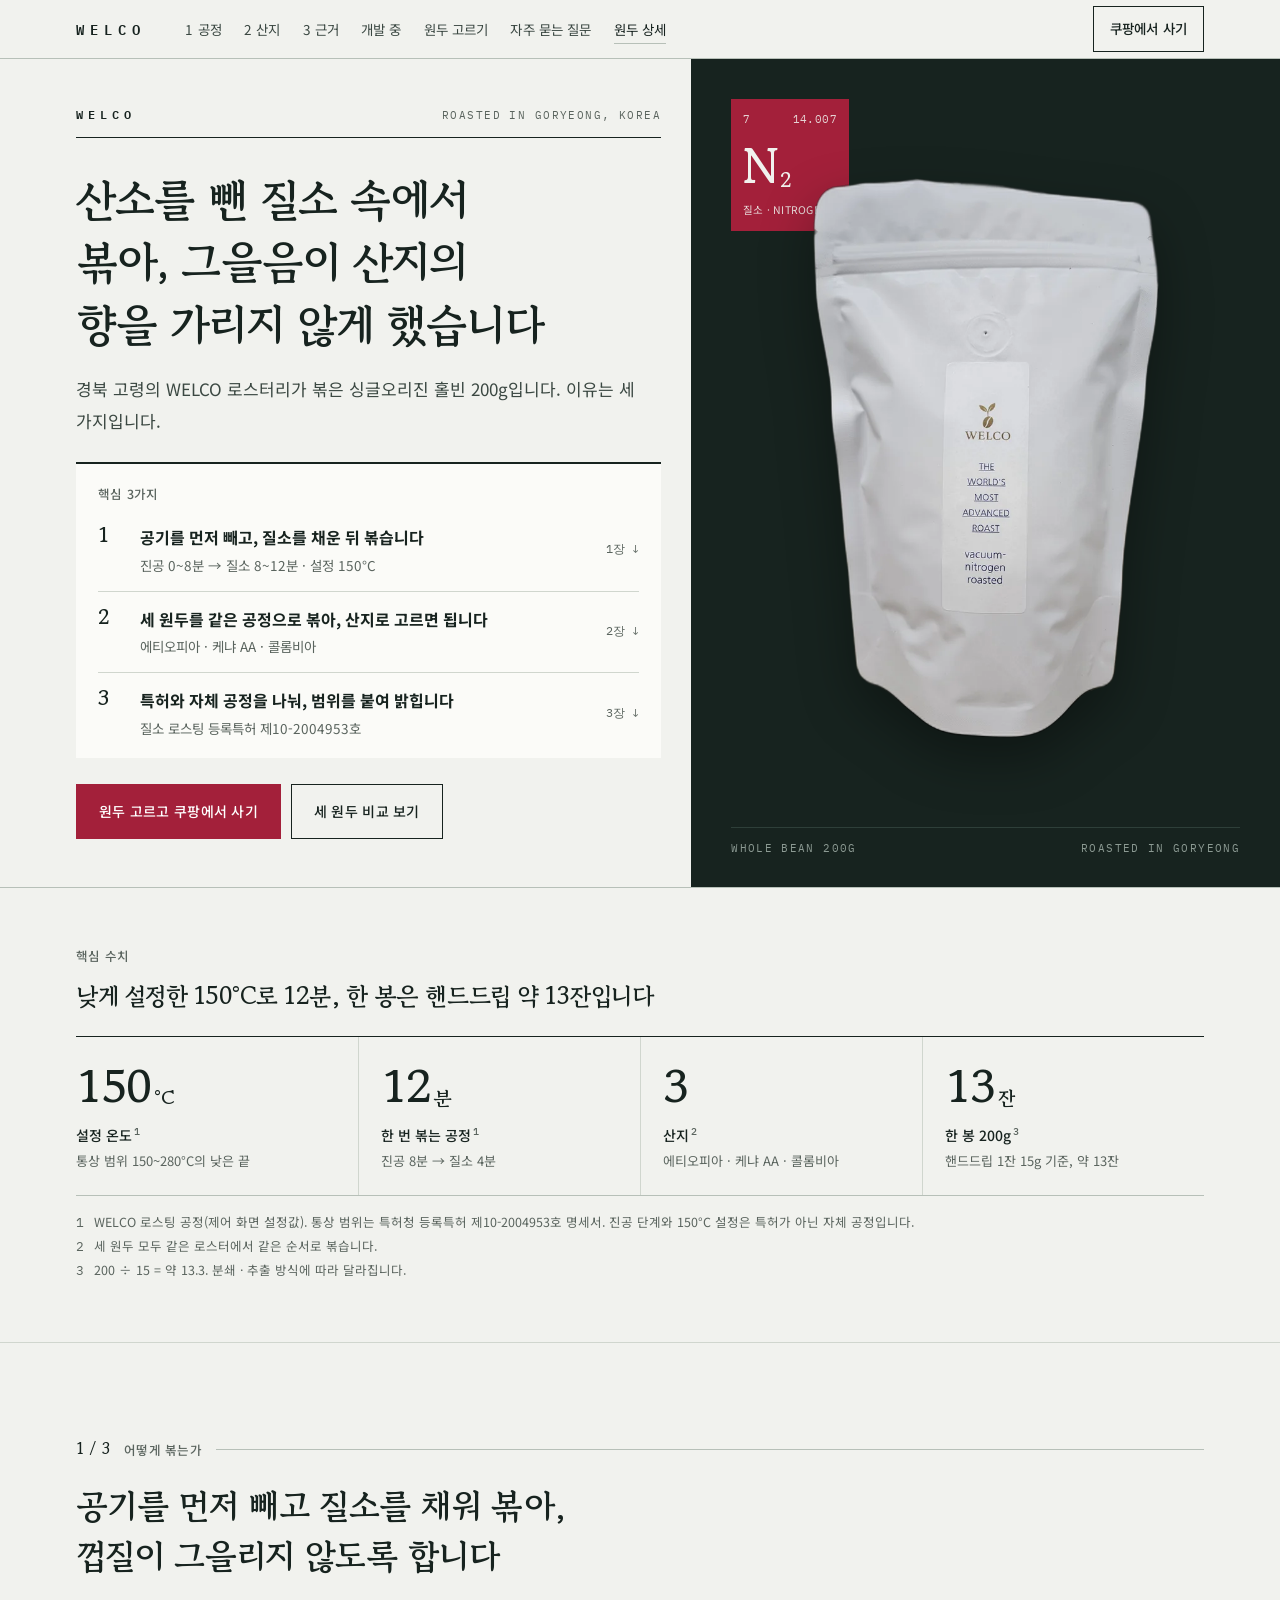
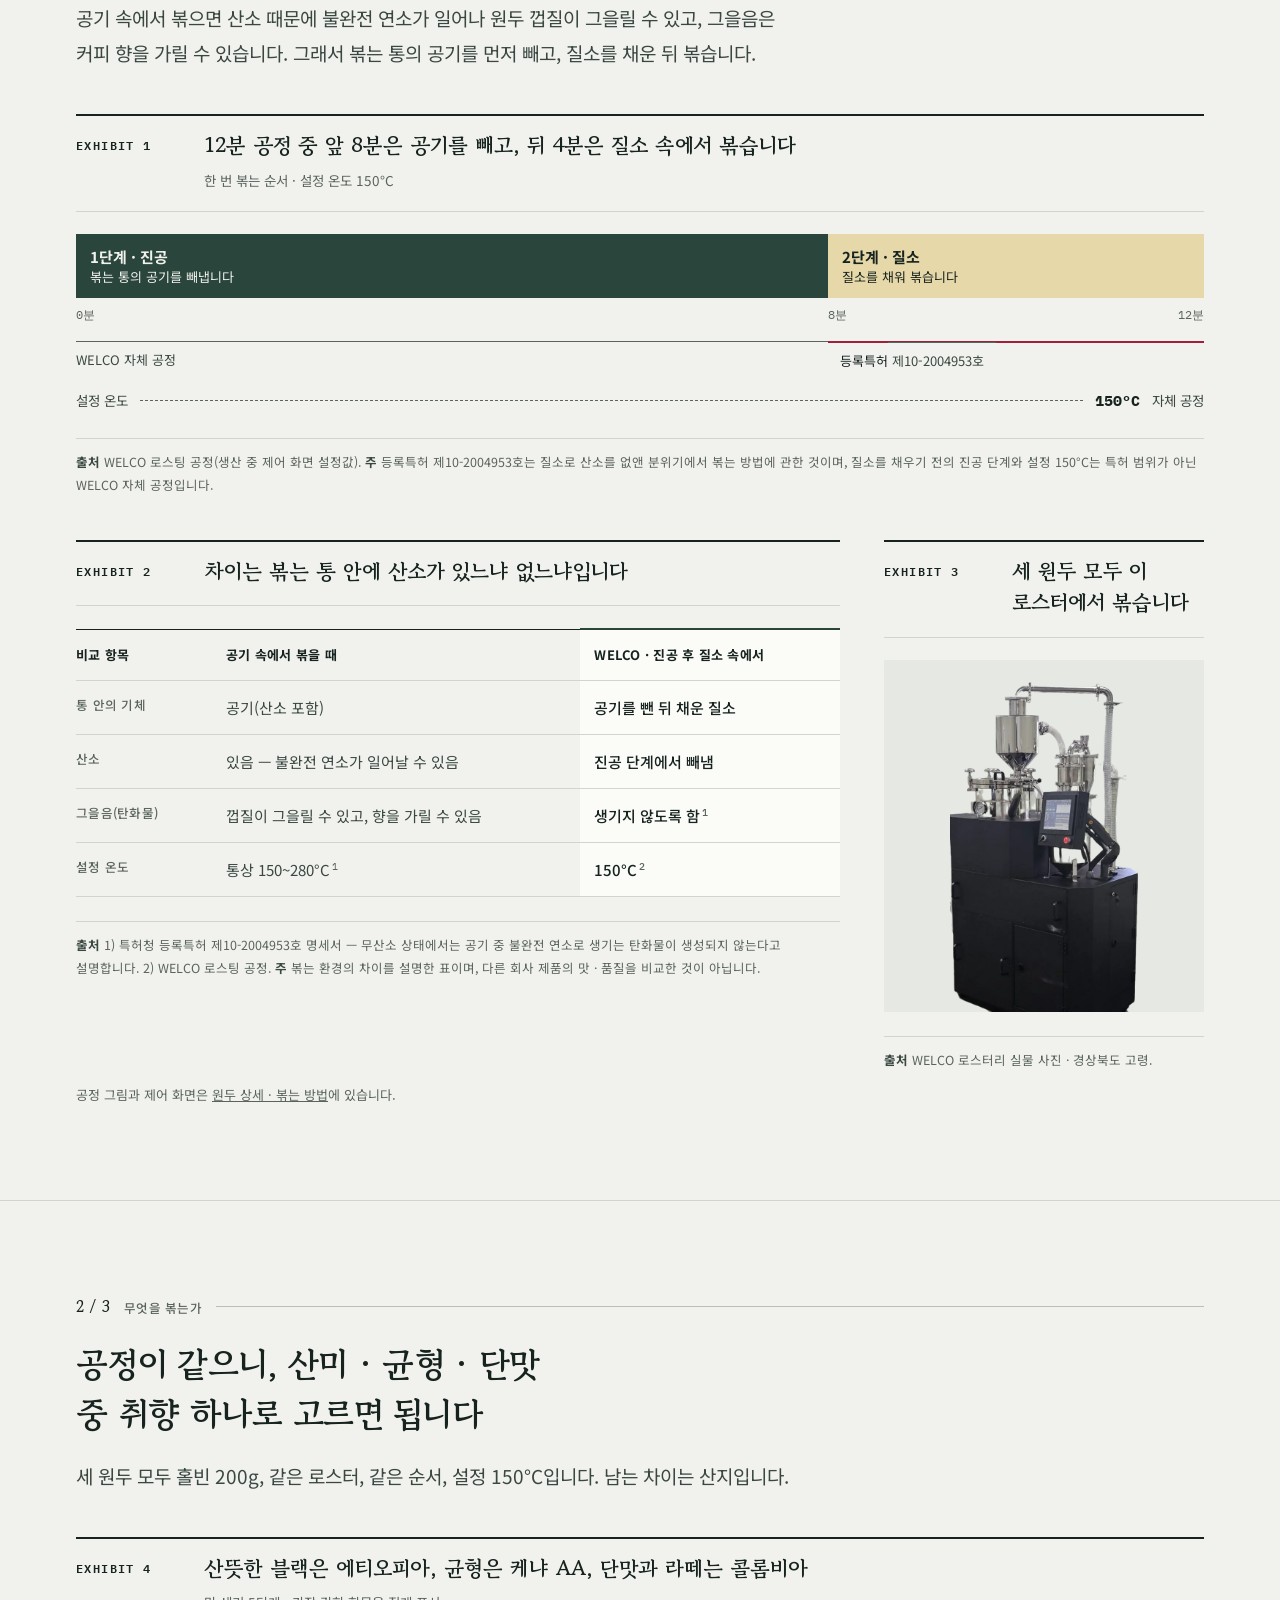
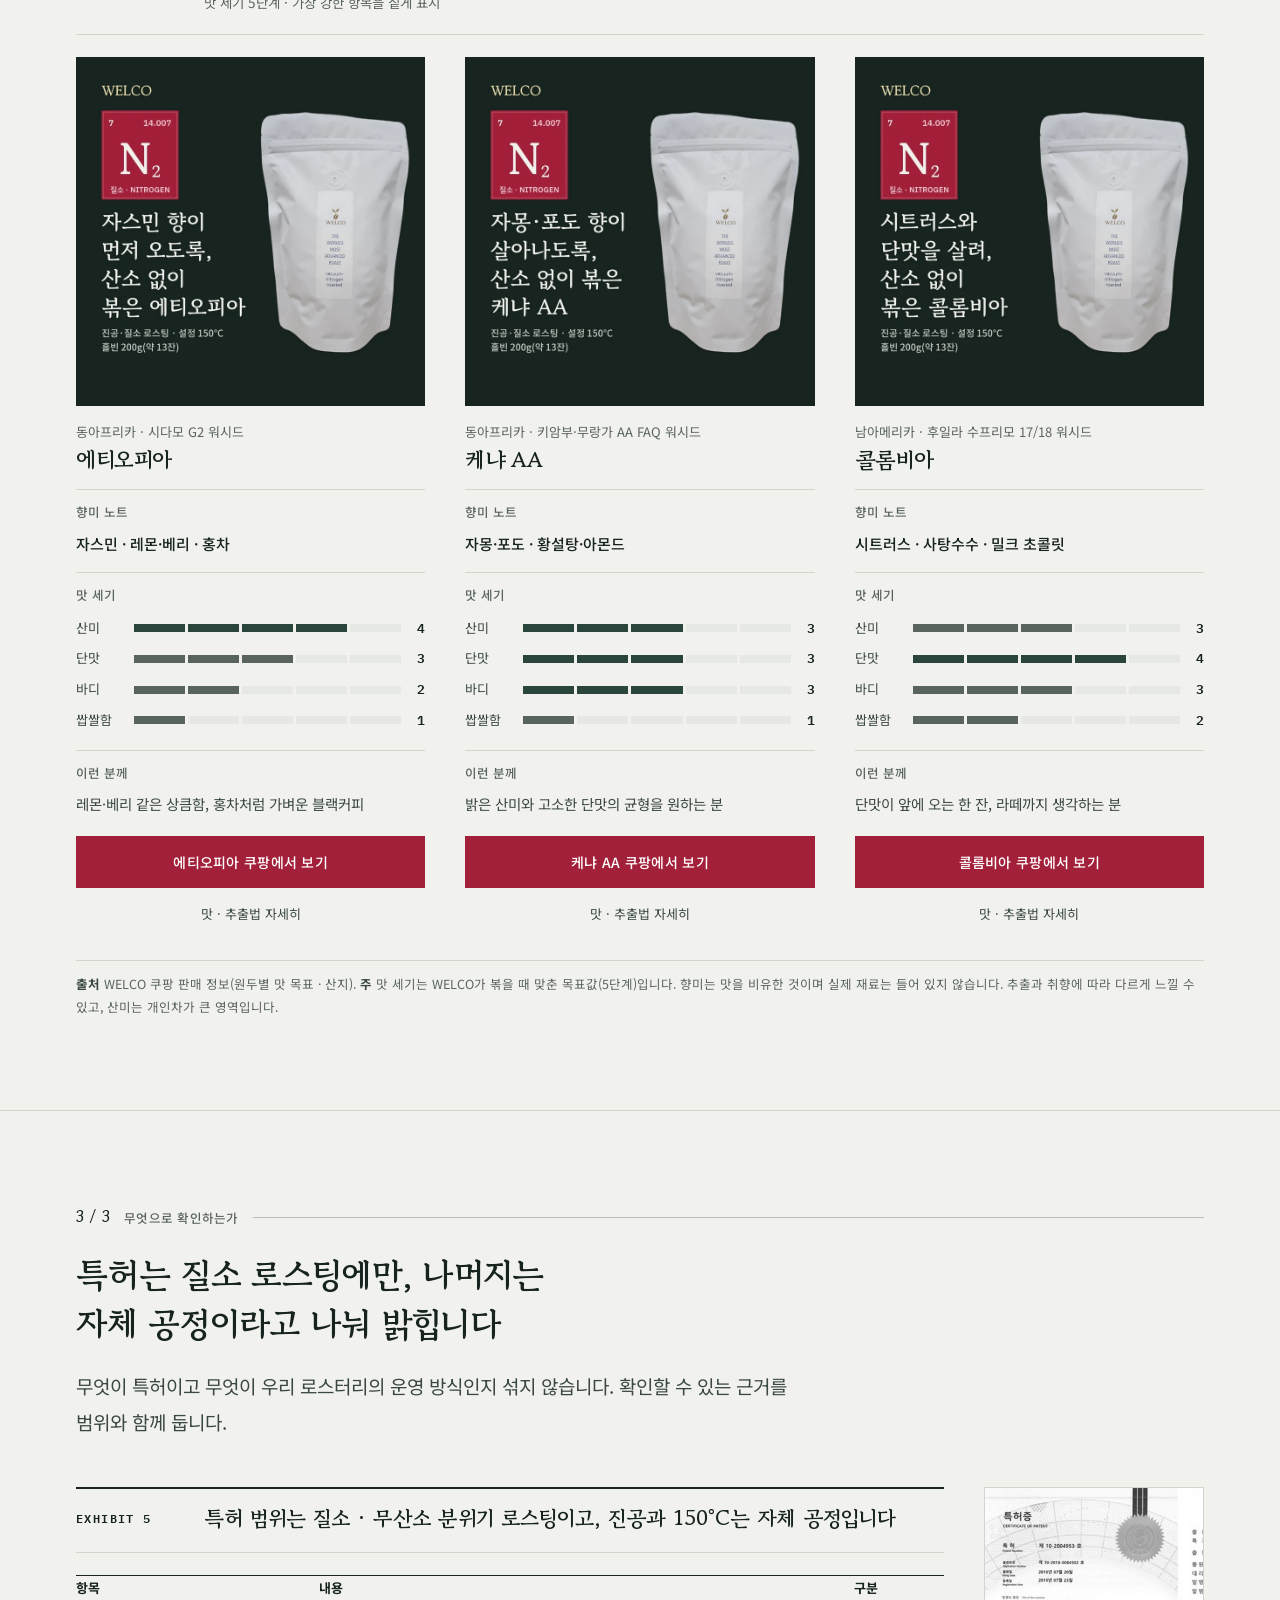
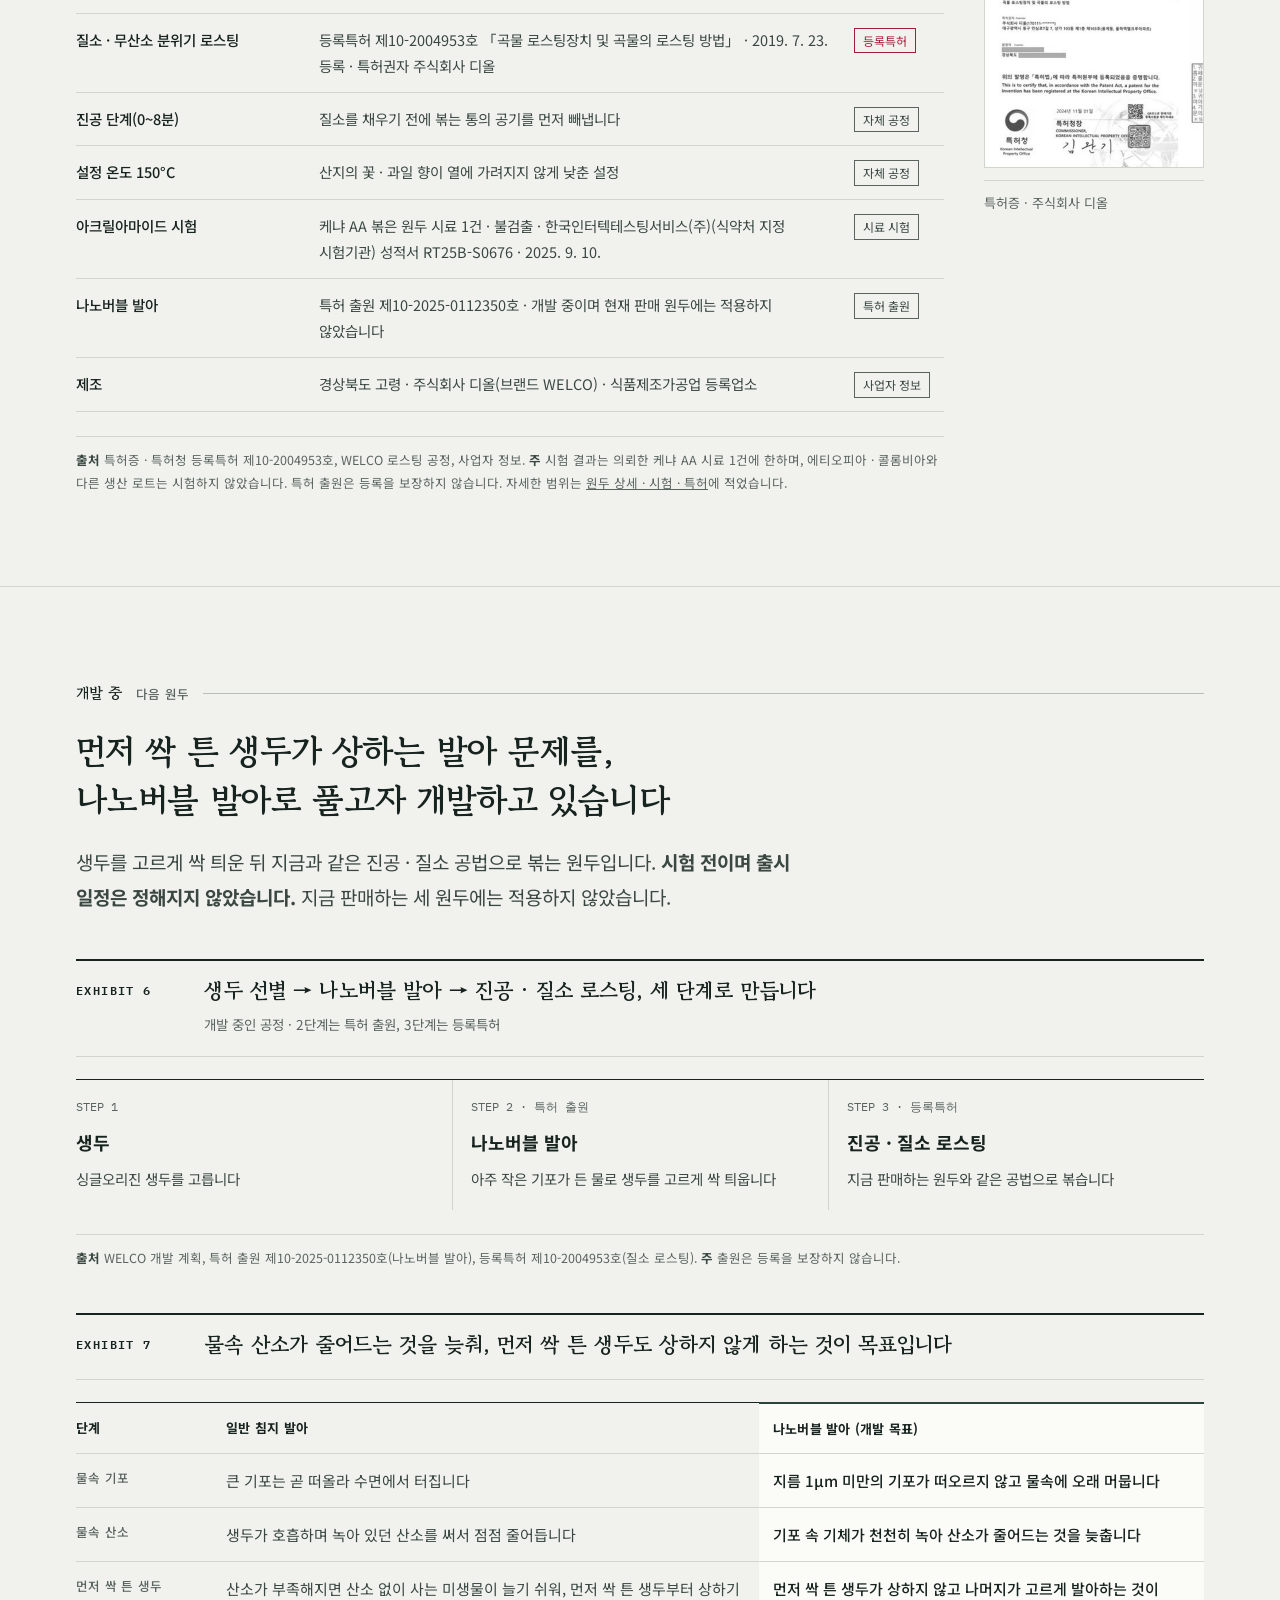
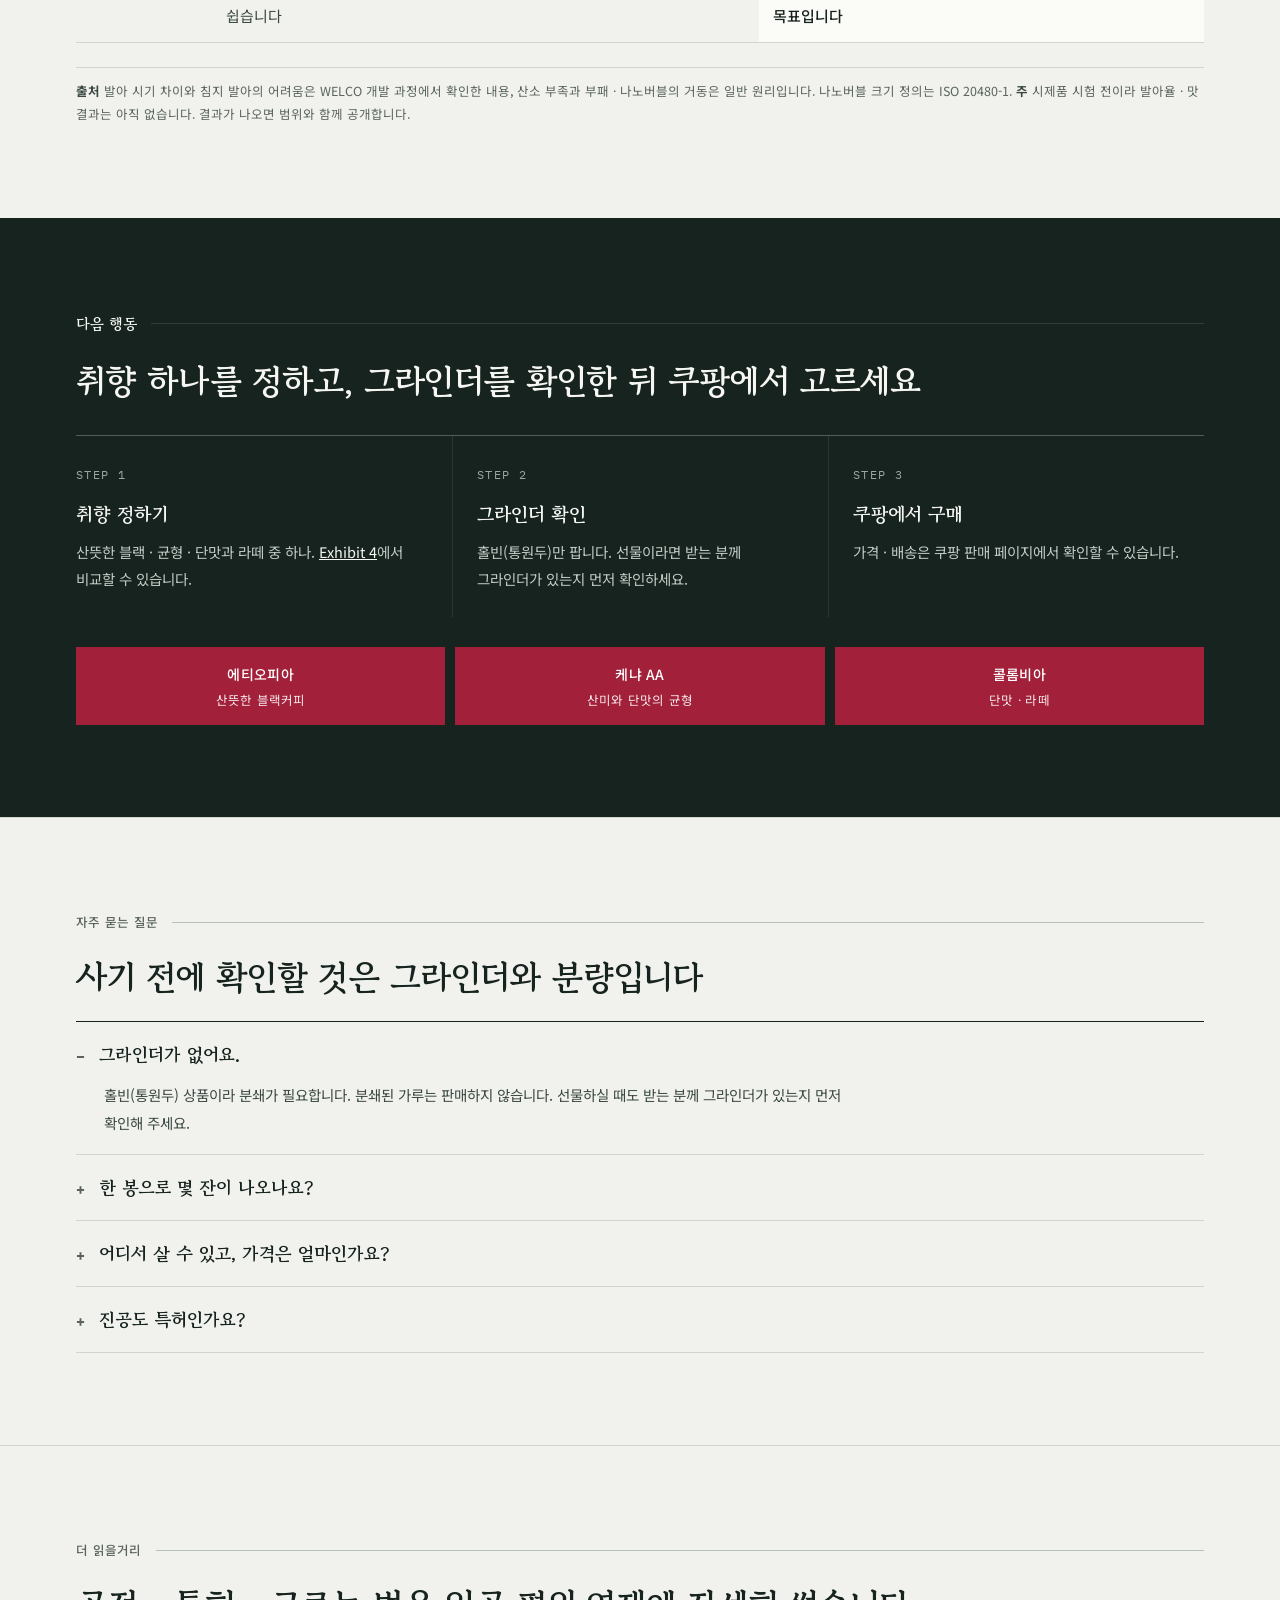
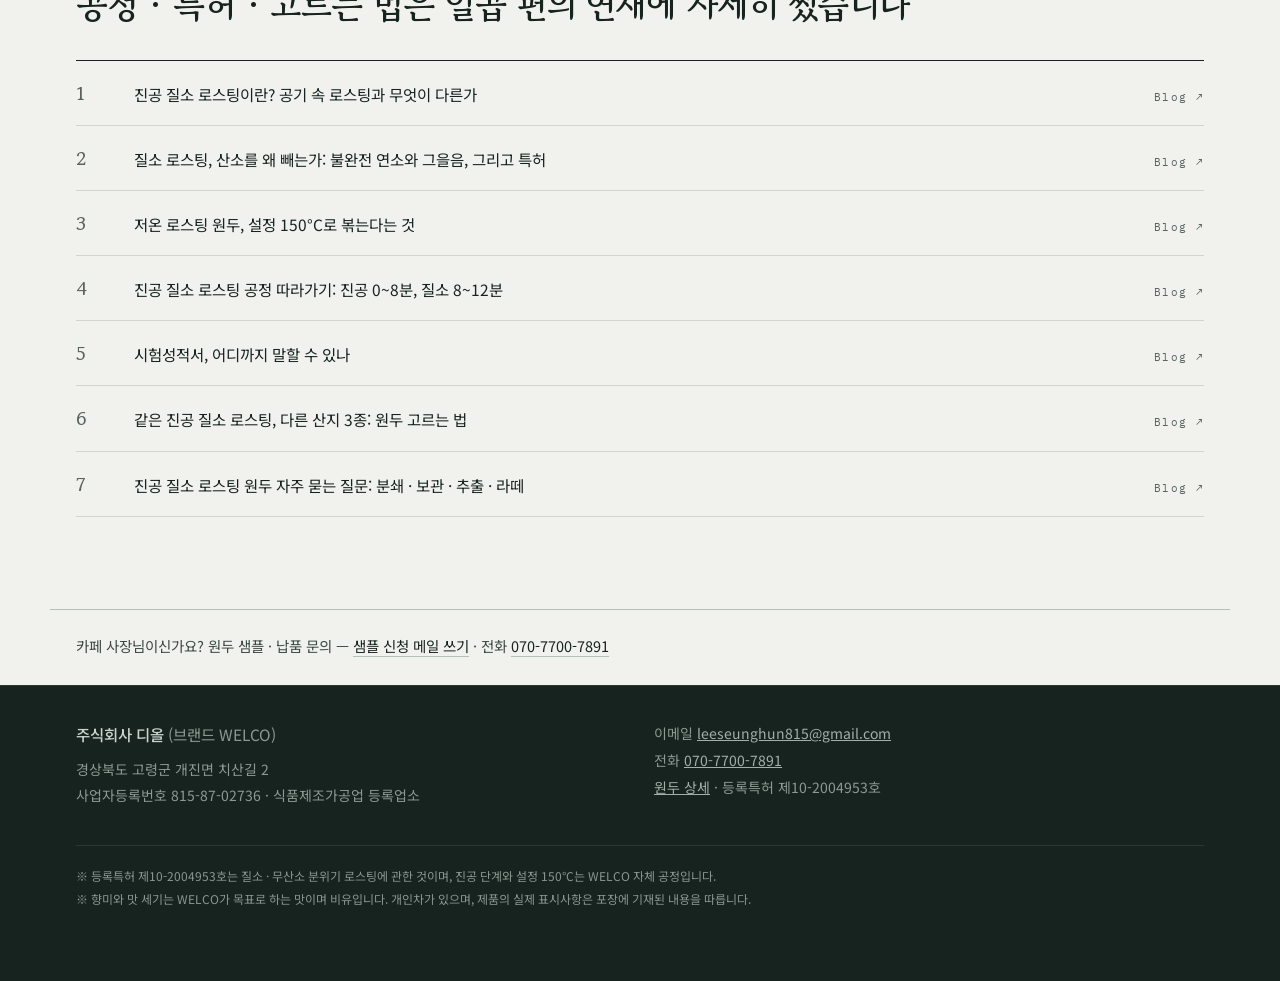
<file: index.html>
<!DOCTYPE html>
<!--
  ============================================================================
  WELCO (주식회사 디올) — 첫 화면 / welco-coffee.github.io  (v5 보고서식, 2026-11-15)
  독자 = 일반 소비자. 구조 = 결론 한 문장 → 근거 3개(공정 · 산지 · 근거 공개) → 각 근거의 Exhibit → 다음 행동.
  제목은 모두 그 구간의 결론 문장(액션 타이틀). 도표는 번호 + 결론형 캡션 + 출처·주석.

  ⚑ 가격 · 재고는 적지 않는다. 구매는 쿠팡 링크로 보낸다.
  ⚑ 특허(제10-2004953호) = 질소 · 무산소 분위기 로스팅. 진공 단계와 설정 150°C는 WELCO 자체 공정.
  ⚑ 시험 결과는 이 페이지에 쓰지 않는다(범위 표기와 함께 shop.html에만).
  ⚑ 봉투 사진의 로고와 THE WORLD'S MOST ADVANCED ROAST 문구는 자르거나 흐리지 않는다(본문으로 되풀이하지 않음).
  ⚑ 수치는 저장소에 이미 있는 사실만. 새 수치를 만들지 않는다.
  ⚑ 카페 납품은 맨 아래 한 줄(#cafe)만.
  ============================================================================
-->
<html lang="ko">
<head>
<meta charset="utf-8">
<meta name="viewport" content="width=device-width, initial-scale=1">
<title>WELCO — 산소를 뺀 질소 속에서 볶은 싱글오리진 원두 | 경북 고령 로스터리</title>
<meta name="description" content="WELCO는 볶는 통의 공기를 빼고(진공) 질소를 채운 뒤 설정 150°C로 볶아, 그을음이 산지의 향을 가리지 않도록 합니다. 에티오피아 · 케냐 AA · 콜롬비아 홀빈 200g. 구매는 쿠팡에서.">
<meta property="og:title" content="WELCO — 산소를 뺀 질소 속에서 볶은 싱글오리진 원두">
<meta property="og:description" content="경북 고령 로스터리의 진공·질소 로스팅. 에티오피아 · 케냐 AA · 콜롬비아 홀빈 200g.">
<meta property="og:image" content="https://welco-coffee.github.io/assets/img/og-lineup.jpg?v=1116">
<meta property="og:url" content="https://welco-coffee.github.io/">
<meta property="og:type" content="website">
<meta property="og:locale" content="ko_KR">
<meta name="twitter:card" content="summary_large_image">
<link rel="canonical" href="https://welco-coffee.github.io/">
<link rel="icon" href="assets/logo.png">
<link rel="preload" as="image" href="assets/img/pouch.webp" type="image/webp" fetchpriority="high">
<link rel="preconnect" href="https://fonts.googleapis.com">
<link rel="preconnect" href="https://fonts.gstatic.com" crossorigin>
<script type="application/ld+json">
{
  "@context": "https://schema.org",
  "@type": "Organization",
  "name": "WELCO",
  "legalName": "주식회사 디올",
  "url": "https://welco-coffee.github.io/",
  "logo": "https://welco-coffee.github.io/assets/logo.png",
  "description": "경북 고령 로스터리. 진공·질소 로스팅 싱글오리진 원두(에티오피아 · 케냐 AA · 콜롬비아).",
  "email": "leeseunghun815@gmail.com",
  "telephone": "+82-70-7700-7891",
  "address": {
    "@type": "PostalAddress",
    "streetAddress": "개진면 치산길 2",
    "addressLocality": "고령군",
    "addressRegion": "경상북도",
    "addressCountry": "KR"
  }
}
</script>
<link href="https://fonts.googleapis.com/css2?family=Gowun+Batang:wght@400;700&family=Noto+Sans+KR:wght@400;500;700&family=IBM+Plex+Mono:wght@500;600&display=swap" rel="stylesheet">
<link rel="stylesheet" href="assets/spec.css">
<style>
  /* ── 히어로: 왼쪽 = 결론 + 근거 3개, 오른쪽 = 실물 봉투(로고 · 문구 그대로) ── */
  .hero .R{background:var(--ink); border-left:0;}
  .hero .R .el{position:absolute; left:40px; top:40px;}
  .hero .R img{max-height:560px; filter:drop-shadow(0 22px 26px rgba(0,0,0,.34));}
  .hero .R figcaption{color:#8C9A93; border-top-color:#2E3F39;}
  .hero .L{padding-top:44px;}
  .hero h1{font-size:44px; line-height:1.42; margin:30px 0 0;}
  .hero .lede{font-size:17px; margin:18px 0 26px;}
  .hero .exec{margin-bottom:26px;}
  .hero .cta-row{margin-bottom:8px;}
  @media(max-width:980px){ .hero .R{order:2; padding:30px 20px 52px;} .hero .R .el{left:20px; top:20px;} .hero .R img{max-height:340px;} .hero .L{padding-bottom:44px;} }
  @media(max-width:700px){
    .hero h1{font-size:27px; line-height:1.5; margin-top:0;}
    .hero .L{padding-top:22px;}
    .hero .lede{font-size:15.5px; margin:12px 0 18px;}
    .hero .exec{margin-bottom:18px;}
    .hero .R img{max-height:300px;}
    .hero .cta-row{margin-bottom:0;}
  }

  .band{padding:56px 0 60px; border-top:0;}
  .band .label{display:block; margin-bottom:12px;}

  /* Exhibit 1 — 공정 시간 막대 */
  .tl2 .seg{display:grid; grid-template-columns:8fr 4fr; min-height:64px;}
  .tl2 .seg > div{padding:10px 14px; display:flex; flex-direction:column; justify-content:center; min-width:0;}
  .tl2 .vac{background:var(--leaf); color:#F1F2EE;}
  .tl2 .nit{background:var(--jasmine); color:var(--ink);}
  .tl2 b{font-size:15px; font-weight:700; line-height:1.4;}
  .tl2 .seg span{font-size:13px; line-height:1.5;}
  .tl2 .ticks{display:grid; grid-template-columns:8fr 4fr; font-family:var(--mono); font-size:12px; color:var(--ink3); margin-top:6px;}
  .tl2 .ticks span:last-child{display:flex; justify-content:space-between;}
  .tl2 .temp{display:flex; align-items:center; gap:12px; margin-top:16px; font-size:13.5px; color:var(--ink2);}
  .tl2 .temp i{flex:1; height:0; border-top:1px dashed var(--ink3);}
  .tl2 .temp b{font-family:var(--mono); font-size:15px; color:var(--ink);}
  .scope{display:grid; grid-template-columns:8fr 4fr; margin-top:14px; font-size:13px; line-height:1.6;}
  .scope span{padding:8px 12px 0 0; border-top:1px solid var(--ink3); color:var(--ink2);}
  .scope span + span{padding-left:12px; border-top:2px solid var(--cherry); color:var(--ink);}

  /* Exhibit 2 — 비교표 */
  table.cmp{border-top:1px solid var(--ink); margin:0;}
  table.cmp thead th{font-size:13px; color:var(--ink); font-weight:700; white-space:normal; width:auto; padding-top:13px;}
  table.cmp thead th:first-child{width:150px;}
  table.cmp tbody th{width:150px; color:var(--ink3);}
  table.cmp td{font-size:15px; color:var(--ink2);}
  table.cmp td.we{color:var(--ink); background:var(--raised); padding-left:14px; font-weight:500;}
  table.cmp thead th.we{background:var(--raised); padding-left:14px; padding-top:13px; border-top:2px solid var(--leaf);}

  .duo2{display:grid; grid-template-columns:minmax(0,1fr) minmax(0,320px); gap:44px; align-items:start;}
  .duo2 .stage{background:var(--paper2); padding:22px 18px 0; display:flex; justify-content:center;}
  .duo2 .stage img{max-height:330px; width:auto;}

  /* Exhibit 3 — 산지 비교 매트릭스 */
  .mx{display:grid; grid-template-columns:repeat(3,minmax(0,1fr)); gap:40px;}
  .mx > .c{min-width:0; display:flex; flex-direction:column;}
  .mx .rh{display:block; font-size:12.5px; font-weight:500; color:var(--ink3); border-top:1px solid var(--rule); padding-top:10px; margin:14px 0 6px;}
  .mx .ph{background:var(--ink); aspect-ratio:1/1; overflow:hidden;}
  .mx .ph img{width:100%; height:100%; object-fit:contain;}
  .mx h3{font-size:22px; line-height:1.35;}
  .mx .reg{font-size:13px; color:var(--ink3); margin:2px 0 0;}
  .mx .notes{font-size:15px; color:var(--ink); font-weight:500; margin:0;}
  .mx .fit{font-size:14.5px; color:var(--ink2); margin:0;}
  .dots{list-style:none; margin:0; padding:0;}
  .dots li{display:grid; grid-template-columns:48px minmax(0,1fr) 14px; gap:10px; align-items:center; font-size:13px; color:var(--ink2); padding:3px 0;}
  .dots .bar{display:grid; grid-template-columns:repeat(5,1fr); gap:3px; height:8px;}
  .dots .bar i{background:var(--paper2);}
  .dots .bar i.on{background:var(--ink3);}
  .dots li.top .bar i.on{background:var(--leaf);}
  .dots b{font-family:var(--mono); font-weight:600; font-size:13px; text-align:right; color:var(--ink);}
  .mx .buy{display:flex; flex-direction:column; gap:6px; margin-top:auto; padding-top:18px;}
  .mx .buy .btn{text-align:center; padding:12px 14px;}
  .mx .buy .sub{font-size:13px; color:var(--ink2); text-align:center; text-decoration:none; border-bottom:1px solid transparent; padding:8px 0;}
  .mx .buy .sub:hover{color:var(--ink); text-decoration:underline;}

  /* Exhibit 4 — 근거 공개표 */
  table.ev{border-top:1px solid var(--ink); margin:0;}
  table.ev thead th{font-size:13px; color:var(--ink); font-weight:700; padding-top:0;}
  table.ev th{width:auto;}
  table.ev td:first-child{color:var(--ink); font-weight:500; width:28%;}
  table.ev .tag{display:inline-block; font-size:12px; padding:1px 8px; border:1px solid var(--ink3); color:var(--ink2); white-space:nowrap;}
  table.ev .tag.pt{border-color:var(--cherry); color:var(--cherry);}
  .duo3{display:grid; grid-template-columns:minmax(0,1fr) 220px; gap:40px; align-items:start;}
  .duo3 figure img{border:1px solid var(--rule);}

  /* Exhibit 6 — 개발 공정 */
  .flow3{list-style:none; margin:0; padding:0; display:grid; grid-template-columns:repeat(3,minmax(0,1fr)); border-top:1px solid var(--ink);}
  .flow3 li{padding:16px 18px 18px 0; min-width:0;}
  .flow3 li + li{padding-left:18px; border-left:1px solid var(--rule);}
  .flow3 .s{display:block; font-family:var(--mono); font-size:12px; color:var(--ink3); margin-bottom:6px;}
  .flow3 b{font-size:18px;}
  .flow3 p{margin:6px 0 0; font-size:14.5px; color:var(--ink2);}
  #rnd .ex + .ex{margin-top:44px;}
  @media(max-width:700px){ .flow3{grid-template-columns:1fr;} .flow3 li + li{padding-left:0; border-left:0; border-top:1px solid var(--rule);} }

  /* 다음 행동 */
  .next{list-style:none; margin:30px 0 0; padding:0; display:grid; grid-template-columns:repeat(3,minmax(0,1fr)); border-top:1px solid #4E5F58;}
  .next li{padding:22px 24px 24px 0; min-width:0;}
  .next li + li{padding-left:24px; border-left:1px solid #2A3833;}
  .next .s{font-family:var(--mono); font-size:11.5px; letter-spacing:.12em; color:#9AA79F;}
  .next b{display:block; font-family:var(--serif); font-size:19px; color:#F6F7F3; margin:8px 0 6px;}
  .next p{margin:0; font-size:14.5px; color:#C3CBC5;}
  .next p a{color:#F6F7F3;}
  .buyrow{display:grid; grid-template-columns:repeat(3,minmax(0,1fr)); gap:10px; margin-top:30px;}
  .buyrow .btn{text-align:center;}
  .buyrow .btn small{display:block; font-size:12.5px; font-weight:400; opacity:.9;}

  /* 연재 */
  .series{list-style:none; margin:30px 0 0; padding:0; border-top:1px solid var(--ink);}
  .series li{border-bottom:1px solid var(--rule);}
  .series a{display:grid; grid-template-columns:44px minmax(0,1fr) auto; gap:14px; align-items:baseline; padding:15px 0; text-decoration:none;}
  .series a:hover .ti{text-decoration:underline; text-underline-offset:4px;}
  .series .no{font-family:var(--serif); font-weight:700; font-size:18px; color:var(--ink3);}
  .series .ti{font-size:15.5px; color:var(--ink);}
  .series .ar{font-family:var(--mono); font-size:11px; letter-spacing:.12em; color:var(--ink3);}

  /* 카페 한 줄 */
  .cafe{border-top:1px solid var(--rule2); padding:22px var(--pad) 26px;}
  .cafe p{margin:0; font-size:14.5px; color:var(--ink2);}
  .cafe a{color:var(--ink); border-bottom:1px solid var(--rule2); text-decoration:none;}
  .cafe a:hover{border-bottom-color:var(--ink);}

  @media(max-width:980px){
    .duo2, .duo3{grid-template-columns:1fr;}
    .duo2 figure{max-width:340px;}
    .duo3 figure.shot{max-width:220px; margin-top:24px !important;}
    .mx{grid-template-columns:1fr; gap:36px;}
    .mx .ph{max-width:420px;}
    .next{grid-template-columns:1fr;}
    .next li, .next li + li{padding:20px 0; border-left:0; border-bottom:1px solid #2A3833;}
    .buyrow{grid-template-columns:1fr;}
  }
  @media(max-width:700px){
    .band{padding:40px 0 44px;}
    table.cmp, table.cmp thead, table.cmp tbody, table.cmp tr, table.cmp th, table.cmp td{display:block; width:auto !important;}
    table.cmp thead{display:none;}
    table.cmp tr{border-bottom:1px solid var(--rule); padding:12px 0;}
    table.cmp th, table.cmp td{border:0; padding:0;}
    table.cmp tbody th{font-size:12.5px; padding-bottom:6px;}
    table.cmp td{font-size:14.5px; padding:2px 0;}
    table.cmp td.we{padding:6px 10px; margin-top:4px;}
    table.cmp td::before{content:attr(data-h); display:block; font-size:12px; color:var(--ink3); font-weight:400;}
    table.ev, table.ev thead, table.ev tbody, table.ev tr, table.ev th, table.ev td{display:block; width:auto !important;}
    table.ev thead{display:none;}
    table.ev tr{border-bottom:1px solid var(--rule); padding:12px 0;}
    table.ev td{border:0; padding:2px 0; font-size:14.5px;}
    .tl2 .seg > div{padding:8px 10px;}
    .tl2 b{font-size:13.5px;} .tl2 .seg span{font-size:12px;}
    .scope{font-size:12px;} .scope .lg{display:none;}
    .series a{grid-template-columns:30px minmax(0,1fr);}
    .series .ar{display:none;}
    .series .ti{font-size:15px;}
    .cafe a{display:inline-block; padding:11px 0 9px;}
    .mx .buy .sub{display:block; padding:12px 0;}
  }
</style>
</head>
<body>
<a class="skip" href="#main">본문으로 건너뛰기</a>

<header>
  <div class="wrap nav">
    <a class="wm" href="#top" translate="no">WELCO</a>
    <ul>
      <li><a href="#process">1 공정</a></li>
      <li><a href="#origins">2 산지</a></li>
      <li><a href="#evidence">3 근거</a></li>
      <li><a href="#rnd">개발 중</a></li>
      <li><a href="#next">원두 고르기</a></li>
      <li><a href="#faq">자주 묻는 질문</a></li>
      <li><a class="x" href="shop.html">원두 상세</a></li>
    </ul>
    <a class="cta" href="#next">쿠팡에서 사기</a>
  </div>
</header>

<main id="main">
<!-- ══ 결론 한 문장 + 근거 3개 ═══════════════════════════════ -->
<div class="hero" id="top">
  <div class="L">
    <div class="top">
      <span class="mono" style="color:var(--ink); font-size:12px; letter-spacing:.42em; font-weight:600;">WELCO</span>
      <span class="mono">Roasted in Goryeong, Korea</span>
    </div>

    <h1>산소를 뺀 질소 속에서 볶아, 그을음이 산지의 향을 가리지 않게 했습니다</h1>

    <p class="lede">경북 고령의 WELCO 로스터리가 볶은 싱글오리진 홀빈 200g입니다. 이유는 세 가지입니다.</p>

    <nav class="exec" aria-label="핵심 3가지">
      <span class="label">핵심 3가지</span>
      <ol>
        <li><a href="#process"><span class="n">1</span><span class="c">공기를 먼저 빼고, 질소를 채운 뒤 볶습니다</span><span class="e">진공 0~8분 → 질소 8~12분 · 설정 150°C</span><span class="go">1장 ↓</span></a></li>
        <li><a href="#origins"><span class="n">2</span><span class="c">세 원두를 같은 공정으로 볶아, 산지로 고르면 됩니다</span><span class="e">에티오피아 · 케냐 AA · 콜롬비아</span><span class="go">2장 ↓</span></a></li>
        <li><a href="#evidence"><span class="n">3</span><span class="c">특허와 자체 공정을 나눠, 범위를 붙여 밝힙니다</span><span class="e">질소 로스팅 등록특허 제10-2004953호</span><span class="go">3장 ↓</span></a></li>
      </ol>
    </nav>

    <div class="cta-row">
      <a class="btn btn-buy" href="#next">원두 고르고 쿠팡에서 사기</a>
      <a class="btn btn-line" href="#origins">세 원두 비교 보기</a>
    </div>
  </div>

  <figure class="R">
    <span class="el" aria-hidden="true"><span class="z"><span>7</span><span>14.007</span></span><span class="sym">N<sub>2</sub></span><span class="nm"><span class="ko">질소 · </span>NITROGEN</span></span>
    <img src="assets/img/pouch.webp" alt="WELCO 원두 200g 파우치 실물 — WELCO 로고와 THE WORLD'S MOST ADVANCED ROAST 문구"
         width="556" height="900" fetchpriority="high" decoding="async">
    <figcaption><span>Whole Bean 200g</span><span>Roasted in Goryeong</span></figcaption>
  </figure>
</div>

<!-- ══ 핵심 수치 ══════════════════════════════════════════════ -->
<section class="sect band" aria-labelledby="kpi-t">
  <div class="wrap">
    <span class="label">핵심 수치</span>
    <h2 class="t act" id="kpi-t" style="font-size:24px; margin-bottom:22px;">낮게 설정한 150°C로 12분, 한 봉은 핸드드립 약 13잔입니다</h2>
    <div class="kpis">
      <div><span class="v">150<small>°C</small></span><span class="k">설정 온도<sup>1</sup></span><span class="s">통상 범위 150~280°C의 낮은 끝</span></div>
      <div><span class="v">12<small>분</small></span><span class="k">한 번 볶는 공정<sup>1</sup></span><span class="s">진공 8분 → 질소 4분</span></div>
      <div><span class="v">3</span><span class="k">산지<sup>2</sup></span><span class="s">에티오피아 · 케냐 AA · 콜롬비아</span></div>
      <div><span class="v">13<small>잔</small></span><span class="k">한 봉 200g<sup>3</sup></span><span class="s">핸드드립 1잔 15g 기준, 약 13잔</span></div>
    </div>
    <ol class="fn">
      <li><span>1</span>WELCO 로스팅 공정(제어 화면 설정값). 통상 범위는 특허청 등록특허 제10-2004953호 명세서. 진공 단계와 150°C 설정은 특허가 아닌 자체 공정입니다.</li>
      <li><span>2</span>세 원두 모두 같은 로스터에서 같은 순서로 볶습니다.</li>
      <li><span>3</span>200 ÷ 15 = 약 13.3. 분쇄 · 추출 방식에 따라 달라집니다.</li>
    </ol>
  </div>
</section>

<!-- ══ 근거 1 · 공정 ═════════════════════════════════════════ -->
<section class="sect" id="process">
  <div class="wrap">
    <div class="chap"><span class="n">1 / 3</span><span class="label">어떻게 볶는가</span><span class="line"></span></div>
    <h2 class="t act">공기를 먼저 빼고 질소를 채워 볶아, 껍질이 그을리지 않도록 합니다</h2>
    <p class="lede">공기 속에서 볶으면 산소 때문에 불완전 연소가 일어나 원두 껍질이 그을릴 수 있고, 그을음은 커피 향을 가릴 수 있습니다. 그래서 볶는 통의 공기를 먼저 빼고, 질소를 채운 뒤 볶습니다.</p>

    <figure class="ex">
      <div class="ex-h"><span class="ex-no">Exhibit 1</span><p class="ex-t">12분 공정 중 앞 8분은 공기를 빼고, 뒤 4분은 질소 속에서 볶습니다</p><p class="ex-sub">한 번 볶는 순서 · 설정 온도 150°C</p></div>
      <div class="ex-b tl2" role="img" aria-label="0분부터 8분까지 진공 단계로 공기를 빼고, 8분부터 12분까지 질소를 채워 볶는다. 설정 온도는 150°C. 진공 단계와 150°C는 WELCO 자체 공정이고, 질소 · 무산소 분위기 로스팅은 등록특허 제10-2004953호.">
        <div class="seg">
          <div class="vac"><b>1단계 · 진공</b><span>볶는 통의 공기를 빼냅니다</span></div>
          <div class="nit"><b>2단계 · 질소</b><span>질소를 채워 볶습니다</span></div>
        </div>
        <div class="ticks" aria-hidden="true"><span>0분</span><span><span>8분</span><span>12분</span></span></div>
        <div class="scope" aria-hidden="true"><span>WELCO 자체 공정</span><span>등록특허<span class="lg"> 제10-2004953호</span></span></div>
        <div class="temp" aria-hidden="true"><span>설정 온도</span><i></i><b>150°C</b><span>자체 공정</span></div>
      </div>
      <figcaption class="ex-src"><b>출처</b> WELCO 로스팅 공정(생산 중 제어 화면 설정값). <b>주</b> 등록특허 제10-2004953호는 질소로 산소를 없앤 분위기에서 볶는 방법에 관한 것이며, 질소를 채우기 전의 진공 단계와 설정 150°C는 특허 범위가 아닌 WELCO 자체 공정입니다.</figcaption>
    </figure>

    <div class="duo2">
      <figure class="ex">
        <div class="ex-h"><span class="ex-no">Exhibit 2</span><p class="ex-t">차이는 볶는 통 안에 산소가 있느냐 없느냐입니다</p></div>
        <div class="ex-b">
          <table class="cmp">
            <thead><tr><th scope="col">비교 항목</th><th scope="col">공기 속에서 볶을 때</th><th scope="col" class="we">WELCO · 진공 후 질소 속에서</th></tr></thead>
            <tbody>
              <tr><th scope="row">통 안의 기체</th><td data-h="공기 속에서 볶을 때">공기(산소 포함)</td><td class="we" data-h="WELCO">공기를 뺀 뒤 채운 질소</td></tr>
              <tr><th scope="row">산소</th><td data-h="공기 속에서 볶을 때">있음 — 불완전 연소가 일어날 수 있음</td><td class="we" data-h="WELCO">진공 단계에서 빼냄</td></tr>
              <tr><th scope="row">그을음(탄화물)</th><td data-h="공기 속에서 볶을 때">껍질이 그을릴 수 있고, 향을 가릴 수 있음</td><td class="we" data-h="WELCO">생기지 않도록 함<sup>1</sup></td></tr>
              <tr><th scope="row">설정 온도</th><td data-h="공기 속에서 볶을 때">통상 150~280°C<sup>1</sup></td><td class="we" data-h="WELCO">150°C<sup>2</sup></td></tr>
            </tbody>
          </table>
        </div>
        <figcaption class="ex-src"><b>출처</b> 1) 특허청 등록특허 제10-2004953호 명세서 — 무산소 상태에서는 공기 중 불완전 연소로 생기는 탄화물이 생성되지 않는다고 설명합니다. 2) WELCO 로스팅 공정. <b>주</b> 볶는 환경의 차이를 설명한 표이며, 다른 회사 제품의 맛 · 품질을 비교한 것이 아닙니다.</figcaption>
      </figure>
      <figure class="ex">
        <div class="ex-h"><span class="ex-no">Exhibit 3</span><p class="ex-t">세 원두 모두 이 로스터에서 볶습니다</p></div>
        <div class="ex-b"><div class="stage"><img src="assets/img/roaster.webp" alt="경상북도 고령 WELCO 로스터리의 진공·질소 로스터 실물" width="514" height="900" loading="lazy" decoding="async"></div></div>
        <figcaption class="ex-src"><b>출처</b> WELCO 로스터리 실물 사진 · 경상북도 고령.</figcaption>
      </figure>
    </div>
    <p class="note">공정 그림과 제어 화면은 <a href="shop.html#process">원두 상세 · 볶는 방법</a>에 있습니다.</p>
  </div>
</section>

<!-- ══ 근거 2 · 산지 ═════════════════════════════════════════ -->
<section class="sect" id="origins">
  <div class="wrap">
    <div class="chap"><span class="n">2 / 3</span><span class="label">무엇을 볶는가</span><span class="line"></span></div>
    <h2 class="t act">공정이 같으니, 산미 · 균형 · 단맛 중 취향 하나로 고르면 됩니다</h2>
    <p class="lede">세 원두 모두 홀빈 200g, 같은 로스터, 같은 순서, 설정 150°C입니다. 남는 차이는 산지입니다.</p>

    <figure class="ex">
      <div class="ex-h"><span class="ex-no">Exhibit 4</span><p class="ex-t">산뜻한 블랙은 에티오피아, 균형은 케냐 AA, 단맛과 라떼는 콜롬비아</p><p class="ex-sub">맛 세기 5단계 · 가장 강한 항목을 짙게 표시</p></div>
      <div class="ex-b">
        <div class="mx">
          <div class="c card3">
            <div class="ph"><img src="assets/img/ethiopia-01.webp?v=1116" alt="WELCO 에티오피아 — 자스민 향이 먼저 오도록, 산소 없이 볶은 에티오피아" width="800" height="800" loading="lazy" decoding="async"></div>
            <p class="reg" style="margin-top:14px;">동아프리카 · 시다모 G2 워시드</p><h3>에티오피아</h3>
            <span class="rh">향미 노트</span><p class="notes">자스민 · 레몬·베리 · 홍차</p>
            <span class="rh">맛 세기</span>
            <ul class="dots" aria-label="에티오피아 맛 세기 5단계 중">
              <li class="top"><span>산미</span><span class="bar"><i class="on"></i><i class="on"></i><i class="on"></i><i class="on"></i><i></i></span><b>4</b></li>
              <li><span>단맛</span><span class="bar"><i class="on"></i><i class="on"></i><i class="on"></i><i></i><i></i></span><b>3</b></li>
              <li><span>바디</span><span class="bar"><i class="on"></i><i class="on"></i><i></i><i></i><i></i></span><b>2</b></li>
              <li><span>쌉쌀함</span><span class="bar"><i class="on"></i><i></i><i></i><i></i><i></i></span><b>1</b></li>
            </ul>
            <span class="rh">이런 분께</span><p class="fit">레몬·베리 같은 상큼함, 홍차처럼 가벼운 블랙커피</p>
            <div class="buy"><a class="btn btn-buy" href="https://www.coupang.com/vp/products/9765493123" target="_blank" rel="noopener">에티오피아 쿠팡에서 보기</a><a class="sub" href="shop.html#ethiopia">맛 · 추출법 자세히</a></div>
          </div>
          <div class="c card3">
            <div class="ph"><img src="assets/img/kenya-01.webp?v=1116" alt="WELCO 케냐 AA — 자몽·포도 향이 살아나도록, 산소 없이 볶은 케냐 AA" width="800" height="800" loading="lazy" decoding="async"></div>
            <p class="reg" style="margin-top:14px;">동아프리카 · 키암부·무랑가 AA FAQ 워시드</p><h3>케냐 AA</h3>
            <span class="rh">향미 노트</span><p class="notes">자몽·포도 · 황설탕·아몬드</p>
            <span class="rh">맛 세기</span>
            <ul class="dots" aria-label="케냐 AA 맛 세기 5단계 중">
              <li class="top"><span>산미</span><span class="bar"><i class="on"></i><i class="on"></i><i class="on"></i><i></i><i></i></span><b>3</b></li>
              <li class="top"><span>단맛</span><span class="bar"><i class="on"></i><i class="on"></i><i class="on"></i><i></i><i></i></span><b>3</b></li>
              <li class="top"><span>바디</span><span class="bar"><i class="on"></i><i class="on"></i><i class="on"></i><i></i><i></i></span><b>3</b></li>
              <li><span>쌉쌀함</span><span class="bar"><i class="on"></i><i></i><i></i><i></i><i></i></span><b>1</b></li>
            </ul>
            <span class="rh">이런 분께</span><p class="fit">밝은 산미와 고소한 단맛의 균형을 원하는 분</p>
            <div class="buy"><a class="btn btn-buy" href="https://www.coupang.com/vp/products/9252103197" target="_blank" rel="noopener">케냐 AA 쿠팡에서 보기</a><a class="sub" href="shop.html#kenya">맛 · 추출법 자세히</a></div>
          </div>
          <div class="c card3">
            <div class="ph"><img src="assets/img/colombia-01.webp?v=1116" alt="WELCO 콜롬비아 — 시트러스와 단맛을 살려, 산소 없이 볶은 콜롬비아" width="800" height="800" loading="lazy" decoding="async"></div>
            <p class="reg" style="margin-top:14px;">남아메리카 · 후일라 수프리모 17/18 워시드</p><h3>콜롬비아</h3>
            <span class="rh">향미 노트</span><p class="notes">시트러스 · 사탕수수 · 밀크 초콜릿</p>
            <span class="rh">맛 세기</span>
            <ul class="dots" aria-label="콜롬비아 맛 세기 5단계 중">
              <li><span>산미</span><span class="bar"><i class="on"></i><i class="on"></i><i class="on"></i><i></i><i></i></span><b>3</b></li>
              <li class="top"><span>단맛</span><span class="bar"><i class="on"></i><i class="on"></i><i class="on"></i><i class="on"></i><i></i></span><b>4</b></li>
              <li><span>바디</span><span class="bar"><i class="on"></i><i class="on"></i><i class="on"></i><i></i><i></i></span><b>3</b></li>
              <li><span>쌉쌀함</span><span class="bar"><i class="on"></i><i class="on"></i><i></i><i></i><i></i></span><b>2</b></li>
            </ul>
            <span class="rh">이런 분께</span><p class="fit">단맛이 앞에 오는 한 잔, 라떼까지 생각하는 분</p>
            <div class="buy"><a class="btn btn-buy" href="https://www.coupang.com/vp/products/9765914575" target="_blank" rel="noopener">콜롬비아 쿠팡에서 보기</a><a class="sub" href="shop.html#colombia">맛 · 추출법 자세히</a></div>
          </div>
        </div>
      </div>
      <figcaption class="ex-src"><b>출처</b> WELCO 쿠팡 판매 정보(원두별 맛 목표 · 산지). <b>주</b> 맛 세기는 WELCO가 볶을 때 맞춘 목표값(5단계)입니다. 향미는 맛을 비유한 것이며 실제 재료는 들어 있지 않습니다. 추출과 취향에 따라 다르게 느낄 수 있고, 산미는 개인차가 큰 영역입니다.</figcaption>
    </figure>
  </div>
</section>

<!-- ══ 근거 3 · 근거 공개 ═════════════════════════════════════ -->
<section class="sect" id="evidence">
  <div class="wrap">
    <div class="chap"><span class="n">3 / 3</span><span class="label">무엇으로 확인하는가</span><span class="line"></span></div>
    <h2 class="t act">특허는 질소 로스팅에만, 나머지는 자체 공정이라고 나눠 밝힙니다</h2>
    <p class="lede">무엇이 특허이고 무엇이 우리 로스터리의 운영 방식인지 섞지 않습니다. 확인할 수 있는 근거를 범위와 함께 둡니다.</p>

    <div class="duo3">
      <figure class="ex">
        <div class="ex-h"><span class="ex-no">Exhibit 5</span><p class="ex-t">특허 범위는 질소 · 무산소 분위기 로스팅이고, 진공과 150°C는 자체 공정입니다</p></div>
        <div class="ex-b">
          <table class="ev">
            <thead><tr><th scope="col">항목</th><th scope="col">내용</th><th scope="col">구분</th></tr></thead>
            <tbody>
              <tr><td>질소 · 무산소 분위기 로스팅</td><td>등록특허 제10-2004953호 「곡물 로스팅장치 및 곡물의 로스팅 방법」 · 2019. 7. 23. 등록 · 특허권자 주식회사 디올</td><td><span class="tag pt">등록특허</span></td></tr>
              <tr><td>진공 단계(0~8분)</td><td>질소를 채우기 전에 볶는 통의 공기를 먼저 빼냅니다</td><td><span class="tag">자체 공정</span></td></tr>
              <tr><td>설정 온도 150°C</td><td>산지의 꽃 · 과일 향이 열에 가려지지 않게 낮춘 설정</td><td><span class="tag">자체 공정</span></td></tr>
              <tr><td>아크릴아마이드 시험</td><td>케냐 AA 볶은 원두 시료 1건 · 불검출 · 한국인터텍테스팅서비스(주)(식약처 지정 시험기관) 성적서 RT25B-S0676 · 2025. 9. 10.</td><td><span class="tag">시료 시험</span></td></tr>
              <tr><td>나노버블 발아</td><td>특허 출원 제10-2025-0112350호 · 개발 중이며 현재 판매 원두에는 적용하지 않았습니다</td><td><span class="tag">특허 출원</span></td></tr>
              <tr><td>제조</td><td>경상북도 고령 · 주식회사 디올(브랜드 WELCO) · 식품제조가공업 등록업소</td><td><span class="tag">사업자 정보</span></td></tr>
            </tbody>
          </table>
        </div>
        <figcaption class="ex-src"><b>출처</b> 특허증 · 특허청 등록특허 제10-2004953호, WELCO 로스팅 공정, 사업자 정보. <b>주</b> 시험 결과는 의뢰한 케냐 AA 시료 1건에 한하며, 에티오피아 · 콜롬비아와 다른 생산 로트는 시험하지 않았습니다. 특허 출원은 등록을 보장하지 않습니다. 자세한 범위는 <a href="shop.html#proof">원두 상세 · 시험 · 특허</a>에 적었습니다.</figcaption>
      </figure>
      <figure class="shot" style="margin-top:44px;">
        <img src="assets/patent.jpg" alt="특허증 제10-2004953호" width="760" height="974" loading="lazy" decoding="async">
        <figcaption>특허증 · 주식회사 디올</figcaption>
      </figure>
    </div>
  </div>
</section>

<!-- ══ 개발 중 · 나노버블 발아 ══════════════════════════════════ -->
<section class="sect" id="rnd">
  <div class="wrap">
    <div class="chap"><span class="n">개발 중</span><span class="label">다음 원두</span><span class="line"></span></div>
    <h2 class="t act">먼저 싹 튼 생두가 상하는 발아 문제를, 나노버블 발아로 풀고자 개발하고 있습니다</h2>
    <p class="lede">생두를 고르게 싹 틔운 뒤 지금과 같은 진공 · 질소 공법으로 볶는 원두입니다. <b>시험 전이며 출시 일정은 정해지지 않았습니다.</b> 지금 판매하는 세 원두에는 적용하지 않았습니다.</p>

    <figure class="ex">
      <div class="ex-h"><span class="ex-no">Exhibit 6</span><p class="ex-t">생두 선별 → 나노버블 발아 → 진공 · 질소 로스팅, 세 단계로 만듭니다</p><p class="ex-sub">개발 중인 공정 · 2단계는 특허 출원, 3단계는 등록특허</p></div>
      <div class="ex-b">
        <ol class="flow3">
          <li><span class="s">STEP 1</span><b>생두</b><p>싱글오리진 생두를 고릅니다</p></li>
          <li><span class="s">STEP 2 · 특허 출원</span><b>나노버블 발아</b><p>아주 작은 기포가 든 물로 생두를 고르게 싹 틔웁니다</p></li>
          <li><span class="s">STEP 3 · 등록특허</span><b>진공 · 질소 로스팅</b><p>지금 판매하는 원두와 같은 공법으로 볶습니다</p></li>
        </ol>
      </div>
      <figcaption class="ex-src"><b>출처</b> WELCO 개발 계획, 특허 출원 제10-2025-0112350호(나노버블 발아), 등록특허 제10-2004953호(질소 로스팅). <b>주</b> 출원은 등록을 보장하지 않습니다.</figcaption>
    </figure>

    <figure class="ex">
      <div class="ex-h"><span class="ex-no">Exhibit 7</span><p class="ex-t">물속 산소가 줄어드는 것을 늦춰, 먼저 싹 튼 생두도 상하지 않게 하는 것이 목표입니다</p></div>
      <div class="ex-b">
        <table class="cmp">
          <thead><tr><th scope="col">단계</th><th scope="col">일반 침지 발아</th><th scope="col" class="we">나노버블 발아 (개발 목표)</th></tr></thead>
          <tbody>
            <tr><th scope="row">물속 기포</th><td>큰 기포는 곧 떠올라 수면에서 터집니다</td><td class="we">지름 1µm 미만의 기포가 떠오르지 않고 물속에 오래 머뭅니다</td></tr>
            <tr><th scope="row">물속 산소</th><td>생두가 호흡하며 녹아 있던 산소를 써서 점점 줄어듭니다</td><td class="we">기포 속 기체가 천천히 녹아 산소가 줄어드는 것을 늦춥니다</td></tr>
            <tr><th scope="row">먼저 싹 튼 생두</th><td>산소가 부족해지면 산소 없이 사는 미생물이 늘기 쉬워, 먼저 싹 튼 생두부터 상하기 쉽습니다</td><td class="we">먼저 싹 튼 생두가 상하지 않고 나머지가 고르게 발아하는 것이 목표입니다</td></tr>
          </tbody>
        </table>
      </div>
      <figcaption class="ex-src"><b>출처</b> 발아 시기 차이와 침지 발아의 어려움은 WELCO 개발 과정에서 확인한 내용, 산소 부족과 부패 · 나노버블의 거동은 일반 원리입니다. 나노버블 크기 정의는 ISO 20480-1. <b>주</b> 시제품 시험 전이라 발아율 · 맛 결과는 아직 없습니다. 결과가 나오면 범위와 함께 공개합니다.</figcaption>
    </figure>
  </div>
</section>

<!-- ══ 다음 행동 ══════════════════════════════════════════════ -->
<section class="sect plate" id="next">
  <div class="wrap">
    <div class="chap"><span class="n" style="color:#F6F7F3;">다음 행동</span><span class="line" style="background:#2E3F39;"></span></div>
    <h2 class="t act">취향 하나를 정하고, 그라인더를 확인한 뒤 쿠팡에서 고르세요</h2>
    <ol class="next">
      <li><span class="s">STEP 1</span><b>취향 정하기</b><p>산뜻한 블랙 · 균형 · 단맛과 라떼 중 하나. <a href="#origins">Exhibit 4</a>에서 비교할 수 있습니다.</p></li>
      <li><span class="s">STEP 2</span><b>그라인더 확인</b><p>홀빈(통원두)만 팝니다. 선물이라면 받는 분께 그라인더가 있는지 먼저 확인하세요.</p></li>
      <li><span class="s">STEP 3</span><b>쿠팡에서 구매</b><p>가격 · 배송은 쿠팡 판매 페이지에서 확인할 수 있습니다.</p></li>
    </ol>
    <div class="buyrow">
      <a class="btn btn-buy" href="https://www.coupang.com/vp/products/9765493123" target="_blank" rel="noopener">에티오피아<small>산뜻한 블랙커피</small></a>
      <a class="btn btn-buy" href="https://www.coupang.com/vp/products/9252103197" target="_blank" rel="noopener">케냐 AA<small>산미와 단맛의 균형</small></a>
      <a class="btn btn-buy" href="https://www.coupang.com/vp/products/9765914575" target="_blank" rel="noopener">콜롬비아<small>단맛 · 라떼</small></a>
    </div>
  </div>
</section>

<!-- ══ 자주 묻는 질문 ════════════════════════════════════════ -->
<section class="sect" id="faq">
  <div class="wrap">
    <div class="chap"><span class="label">자주 묻는 질문</span><span class="line"></span></div>
    <h2 class="t act">사기 전에 확인할 것은 그라인더와 분량입니다</h2>
    <div class="faq">
      <details open>
        <summary>그라인더가 없어요.</summary>
        <p>홀빈(통원두) 상품이라 분쇄가 필요합니다. 분쇄된 가루는 판매하지 않습니다. 선물하실 때도 받는 분께 그라인더가 있는지 먼저 확인해 주세요.</p>
      </details>
      <details>
        <summary>한 봉으로 몇 잔이 나오나요?</summary>
        <p>핸드드립 한 잔에 원두 15g이면 200g 한 봉으로 약 13잔입니다. 하루 한 잔이면 약 2주 분량입니다. 원두별 추출법은 <a href="shop.html#beans">원두 상세</a>에 있습니다.</p>
      </details>
      <details>
        <summary>어디서 살 수 있고, 가격은 얼마인가요?</summary>
        <p>세 원두 모두 쿠팡에서 팝니다. 가격과 배송은 쿠팡 판매 페이지에서 확인해 주세요 — <a href="https://www.coupang.com/vp/products/9765493123" target="_blank" rel="noopener">에티오피아</a> · <a href="https://www.coupang.com/vp/products/9252103197" target="_blank" rel="noopener">케냐 AA</a> · <a href="https://www.coupang.com/vp/products/9765914575" target="_blank" rel="noopener">콜롬비아</a>.</p>
      </details>
      <details>
        <summary>진공도 특허인가요?</summary>
        <p>아닙니다. 등록특허 제10-2004953호는 질소로 산소를 없앤 분위기에서 볶는 방법입니다. 질소를 채우기 전에 공기를 빼는 진공 단계와 설정 150°C는 WELCO가 정한 자체 공정입니다.</p>
      </details>
    </div>
  </div>
</section>

<!-- ══ 연재 ══════════════════════════════════════════════════ -->
<section class="sect" id="blog">
  <div class="wrap">
    <div class="chap"><span class="label">더 읽을거리</span><span class="line"></span></div>
    <h2 class="t act">공정 · 특허 · 고르는 법은 일곱 편의 연재에 자세히 썼습니다</h2>
    <ol class="series">
      <li><a href="https://blog.naver.com/leeseunghun815/224477705615" target="_blank" rel="noopener"><span class="no">1</span><span class="ti">진공 질소 로스팅이란? 공기 속 로스팅과 무엇이 다른가</span><span class="ar">Blog ↗</span></a></li>
      <li><a href="https://blog.naver.com/leeseunghun815/224477707424" target="_blank" rel="noopener"><span class="no">2</span><span class="ti">질소 로스팅, 산소를 왜 빼는가: 불완전 연소와 그을음, 그리고 특허</span><span class="ar">Blog ↗</span></a></li>
      <li><a href="https://blog.naver.com/leeseunghun815/224477708943" target="_blank" rel="noopener"><span class="no">3</span><span class="ti">저온 로스팅 원두, 설정 150°C로 볶는다는 것</span><span class="ar">Blog ↗</span></a></li>
      <li><a href="https://blog.naver.com/leeseunghun815/224477710483" target="_blank" rel="noopener"><span class="no">4</span><span class="ti">진공 질소 로스팅 공정 따라가기: 진공 0~8분, 질소 8~12분</span><span class="ar">Blog ↗</span></a></li>
      <li><a href="https://blog.naver.com/leeseunghun815/224477712047" target="_blank" rel="noopener"><span class="no">5</span><span class="ti">시험성적서, 어디까지 말할 수 있나</span><span class="ar">Blog ↗</span></a></li>
      <li><a href="https://blog.naver.com/leeseunghun815/224477713742" target="_blank" rel="noopener"><span class="no">6</span><span class="ti">같은 진공 질소 로스팅, 다른 산지 3종: 원두 고르는 법</span><span class="ar">Blog ↗</span></a></li>
      <li><a href="https://blog.naver.com/leeseunghun815/224477715603" target="_blank" rel="noopener"><span class="no">7</span><span class="ti">진공 질소 로스팅 원두 자주 묻는 질문: 분쇄 · 보관 · 추출 · 라떼</span><span class="ar">Blog ↗</span></a></li>
    </ol>
  </div>
</section>

<!-- ══ 카페 한 줄 ════════════════════════════════════════════ -->
<div class="wrap cafe" id="cafe">
  <p>카페 사장님이신가요? 원두 샘플 · 납품 문의 —
    <a href="mailto:leeseunghun815@gmail.com?subject=%5BWELCO%5D%20%EC%B9%B4%ED%8E%98%20%EC%9B%90%EB%91%90%20%EC%83%98%ED%94%8C%20%EC%8B%A0%EC%B2%AD&amp;body=%E2%91%A0%20%EB%A7%A4%EC%9E%A5%EB%AA%85%20%C2%B7%20%EC%97%B0%EB%9D%BD%EC%B2%98%3A%0A%E2%91%A1%20%EC%83%98%ED%94%8C%20%EB%B0%9B%EC%9C%BC%EC%8B%A4%20%EC%A3%BC%EC%86%8C%3A%0A%E2%91%A2%20%EC%9B%90%ED%95%98%EC%8B%9C%EB%8A%94%20%EC%9B%90%EB%91%90%20%28%EC%97%90%ED%8B%B0%EC%98%A4%ED%94%BC%EC%95%84%20/%20%EC%BC%80%EB%83%90%20AA%20/%20%EC%BD%9C%EB%A1%AC%EB%B9%84%EC%95%84%29%3A%0A%E2%91%A3%20%EC%A3%BC%EB%A1%9C%20%EC%93%B0%EC%8B%9C%EB%8A%94%20%EC%B6%94%EC%B6%9C%20%EB%B0%A9%EC%8B%9D%20%28%EC%97%90%EC%8A%A4%ED%94%84%EB%A0%88%EC%86%8C%20%C2%B7%20%ED%95%B8%EB%93%9C%EB%93%9C%EB%A6%BD%20%C2%B7%20%EC%BD%9C%EB%93%9C%EB%B8%8C%EB%A3%A8%20%EB%93%B1%29%3A%0A%E2%91%A4%20%ED%95%9C%20%EB%8B%AC%20%EC%9B%90%EB%91%90%20%EC%82%AC%EC%9A%A9%EB%9F%89%20%28%EB%8C%80%EB%9E%B5%29%3A%0A">샘플 신청 메일 쓰기</a>
    · 전화 <a href="tel:07077007891">070-7700-7891</a></p>
</div>

</main>

<footer>
  <div class="wrap grid">
    <div>
      <p style="margin:0 0 6px;"><b>주식회사 디올</b> (브랜드 WELCO)</p>
      <p style="margin:0; font-size:14px;">
        경상북도 고령군 개진면 치산길 2<br>
        사업자등록번호 815-87-02736 · 식품제조가공업 등록업소
      </p>
    </div>
    <div>
      <p style="margin:0; font-size:14px;">
        이메일 <a href="mailto:leeseunghun815@gmail.com">leeseunghun815@gmail.com</a><br>
        전화 <a href="tel:07077007891">070-7700-7891</a><br>
        <a href="shop.html">원두 상세</a> · 등록특허 제10-2004953호
      </p>
    </div>
    <p class="disc">
      ※ 등록특허 제10-2004953호는 질소 · 무산소 분위기 로스팅에 관한 것이며, 진공 단계와 설정 150°C는 WELCO 자체 공정입니다.<br>
      ※ 향미와 맛 세기는 WELCO가 목표로 하는 맛이며 비유입니다. 개인차가 있으며, 제품의 실제 표시사항은 포장에 기재된 내용을 따릅니다.
    </p>
  </div>
</footer>

</body>
</html>
</file>
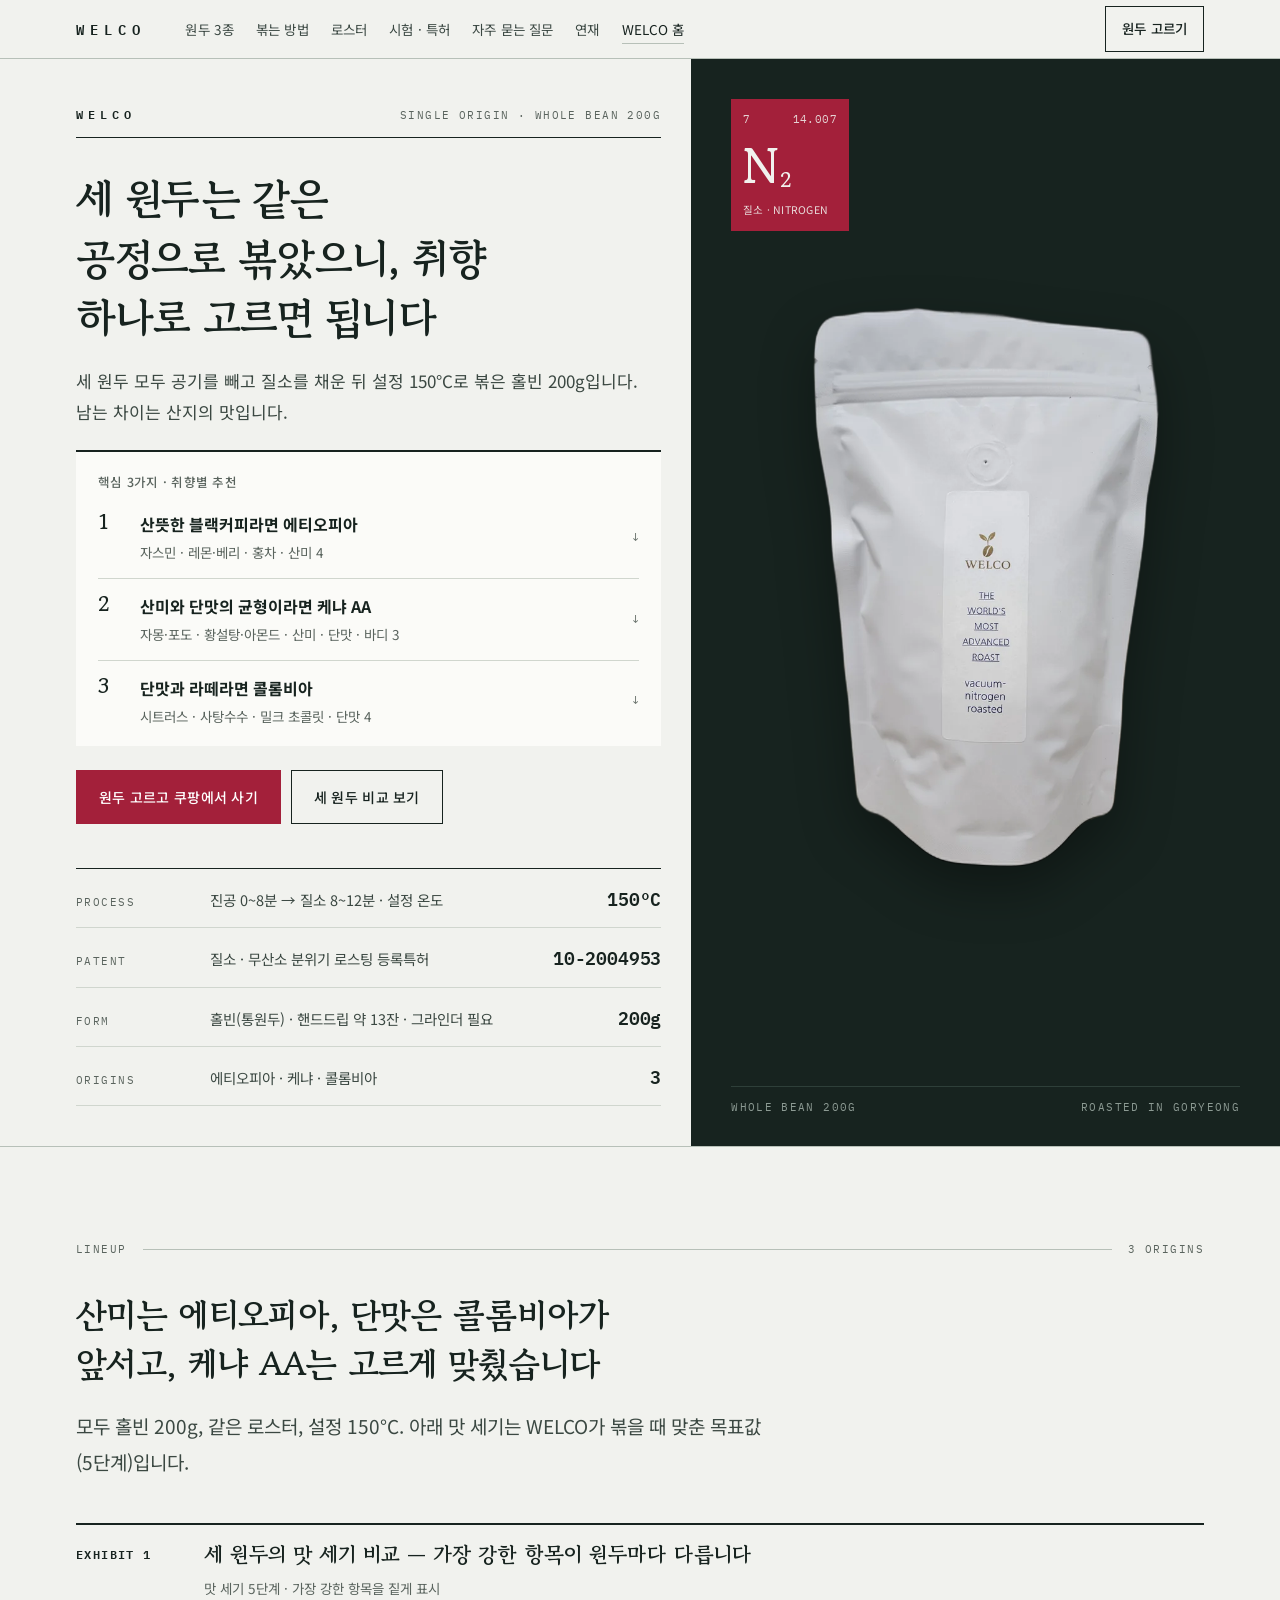
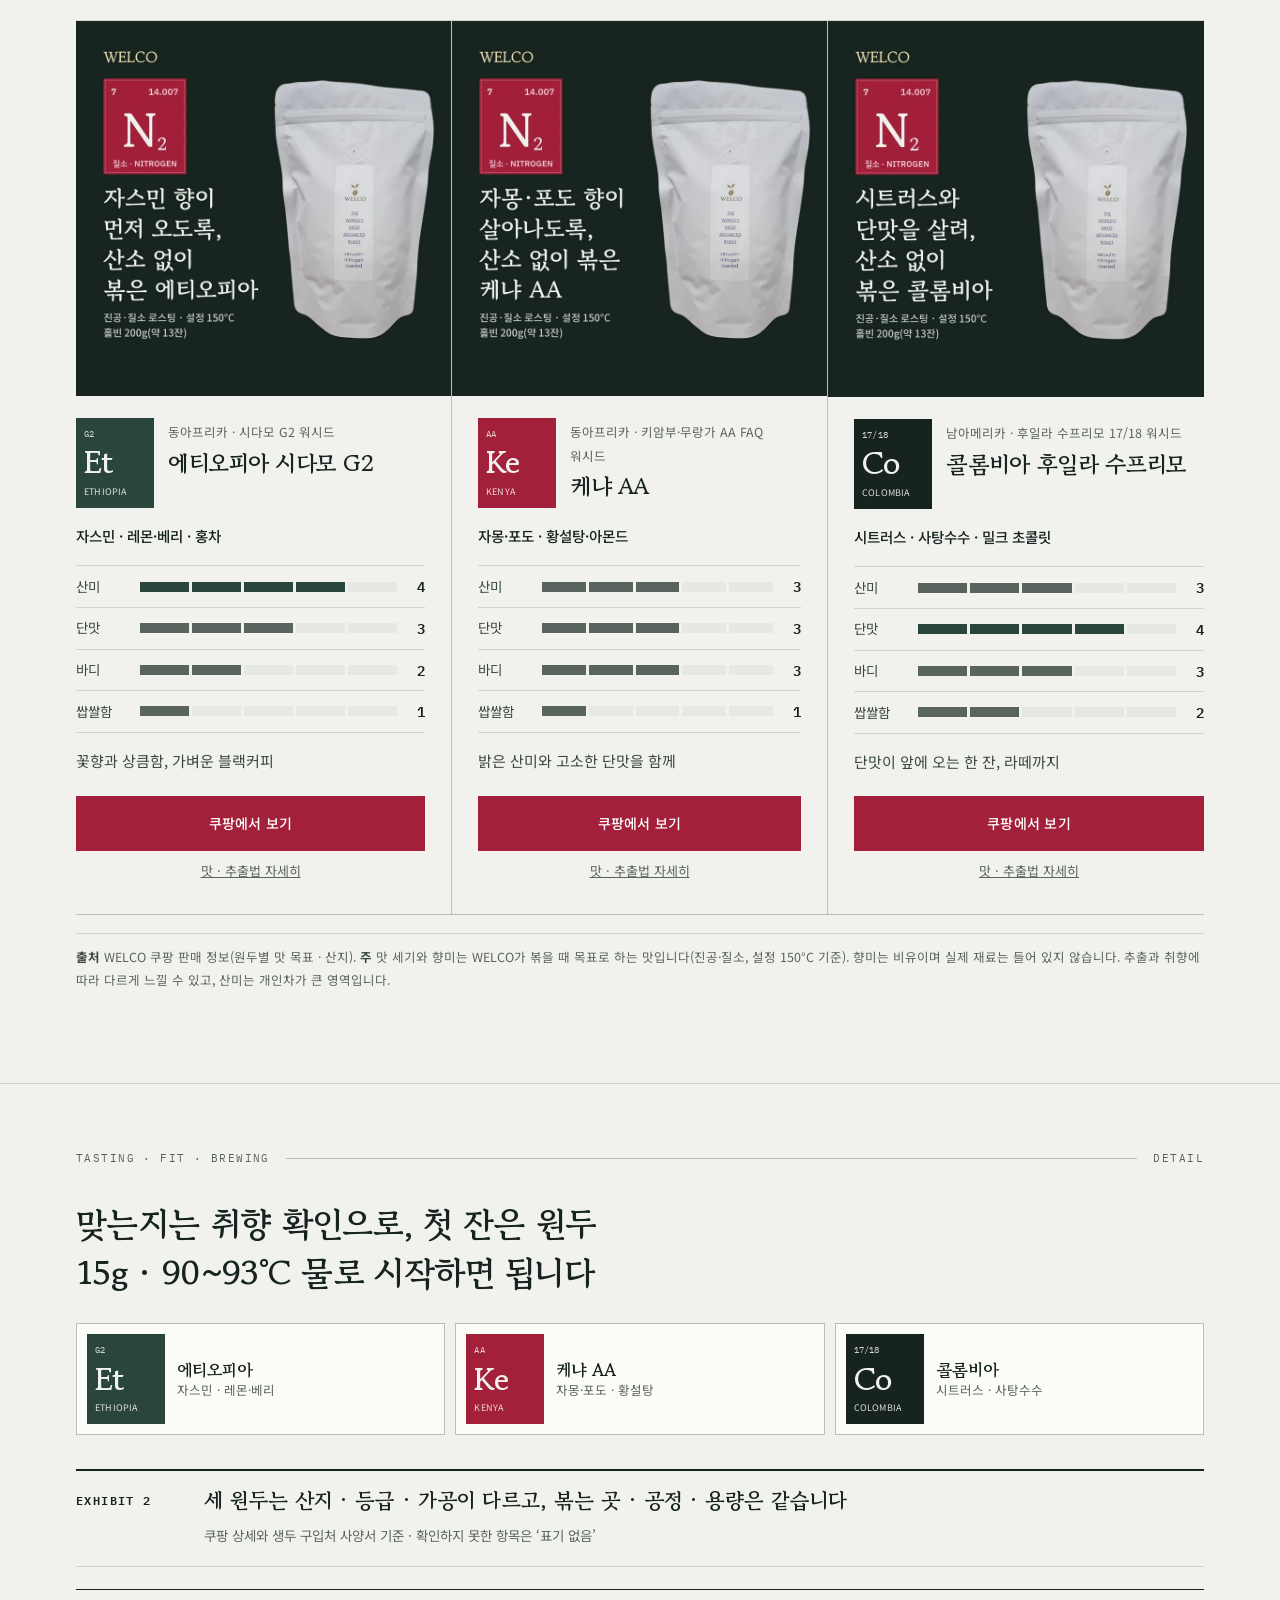
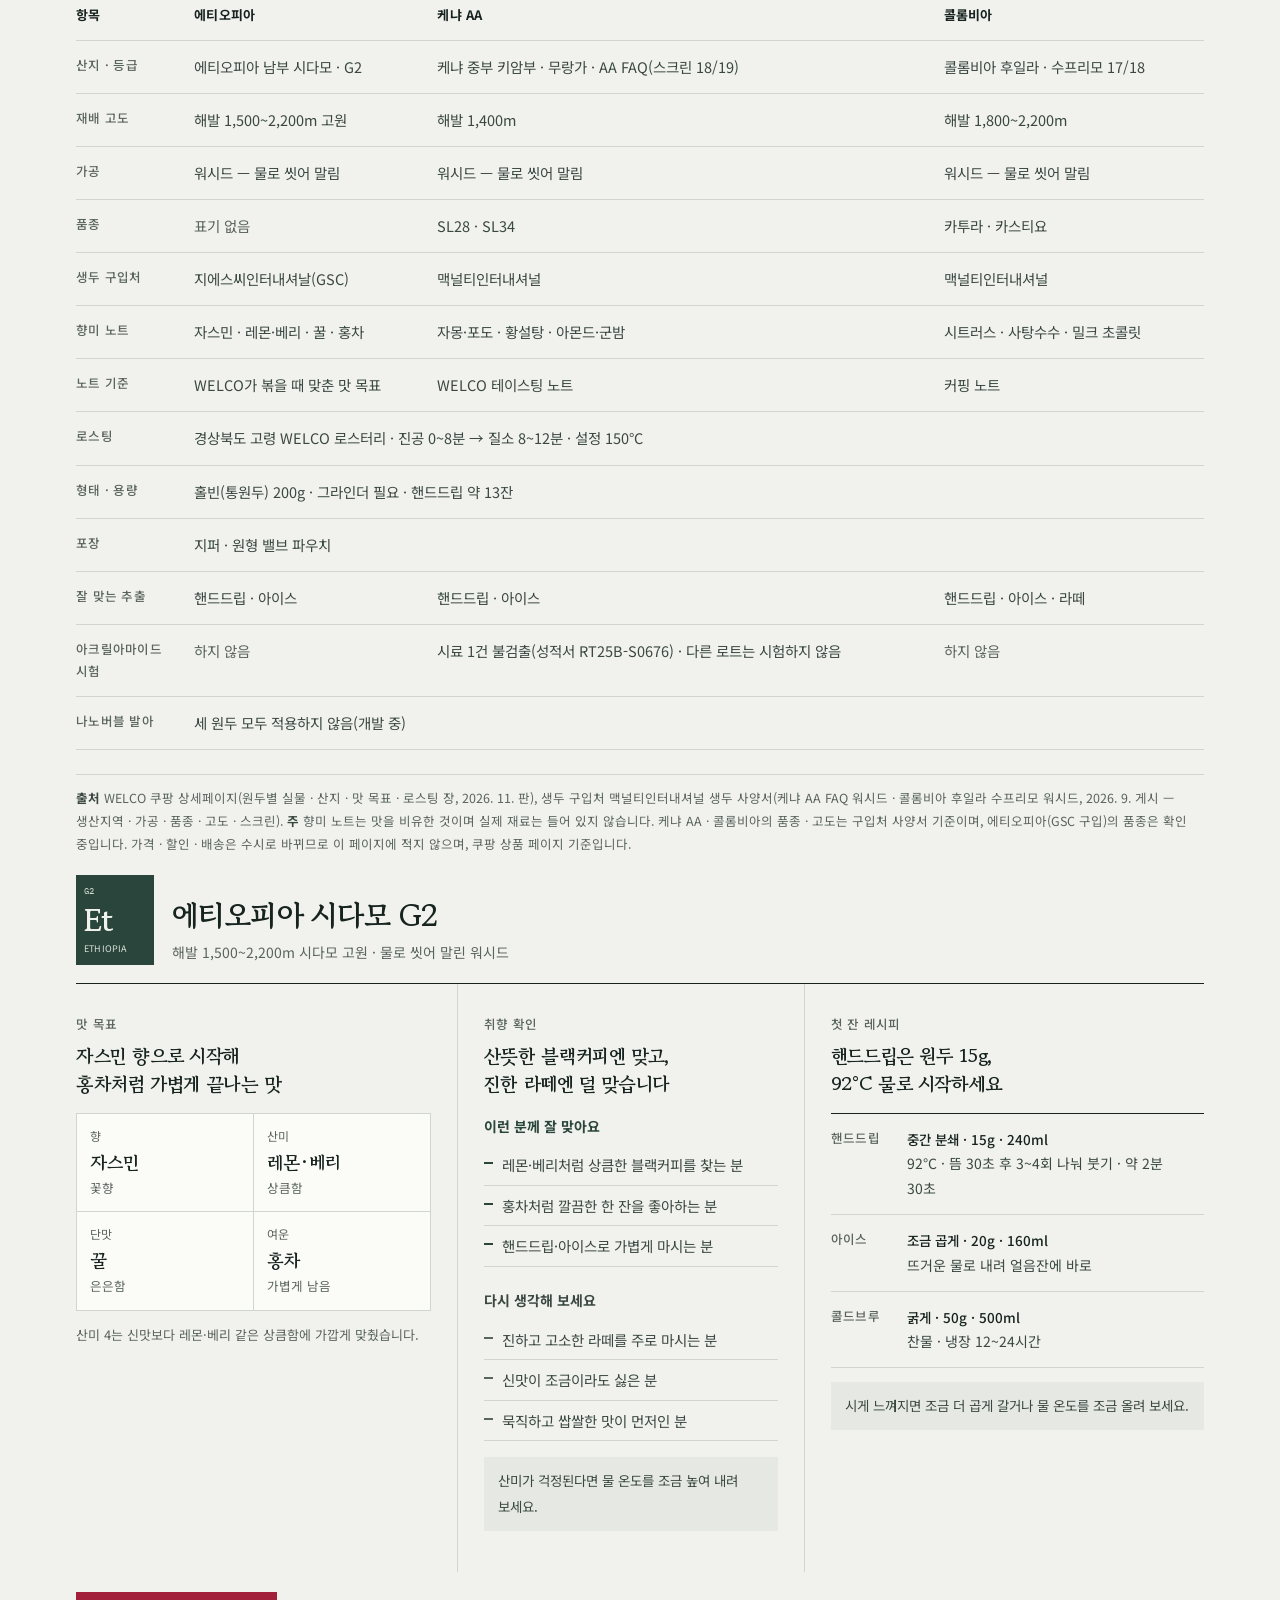
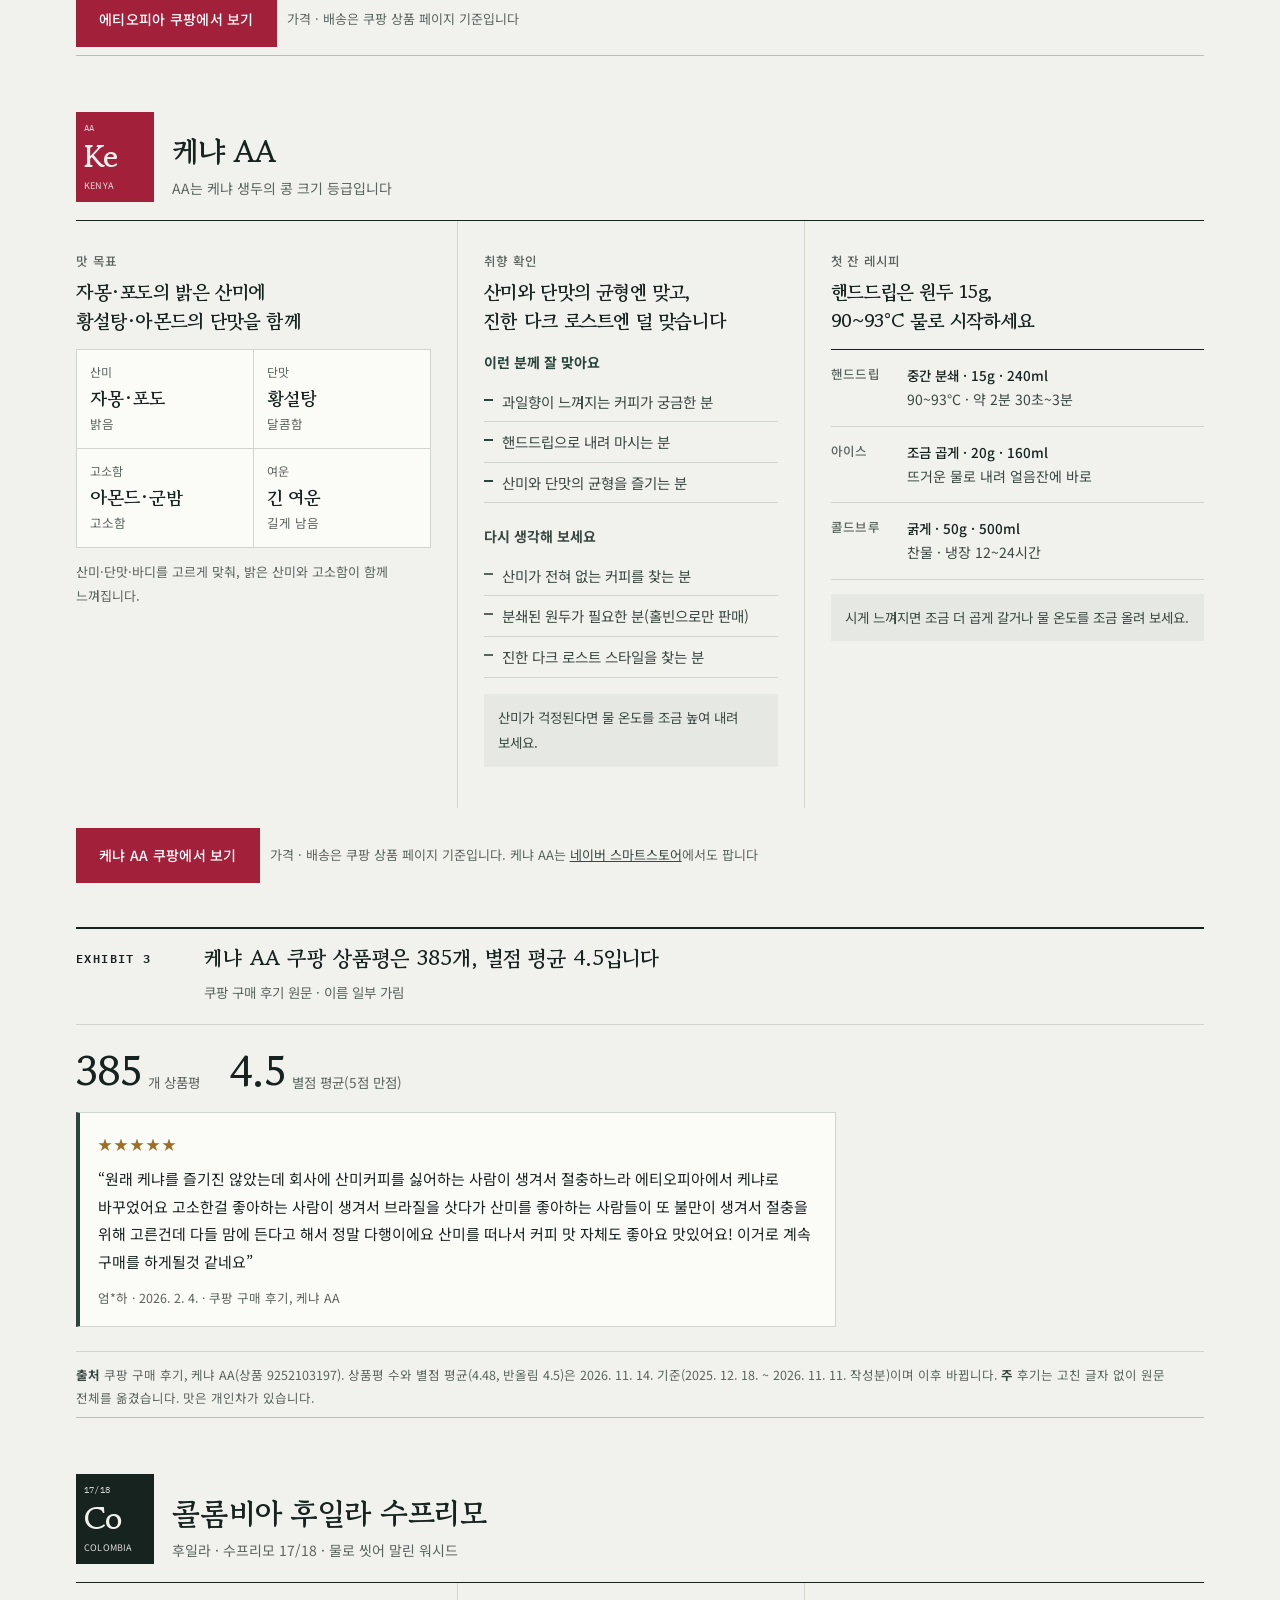
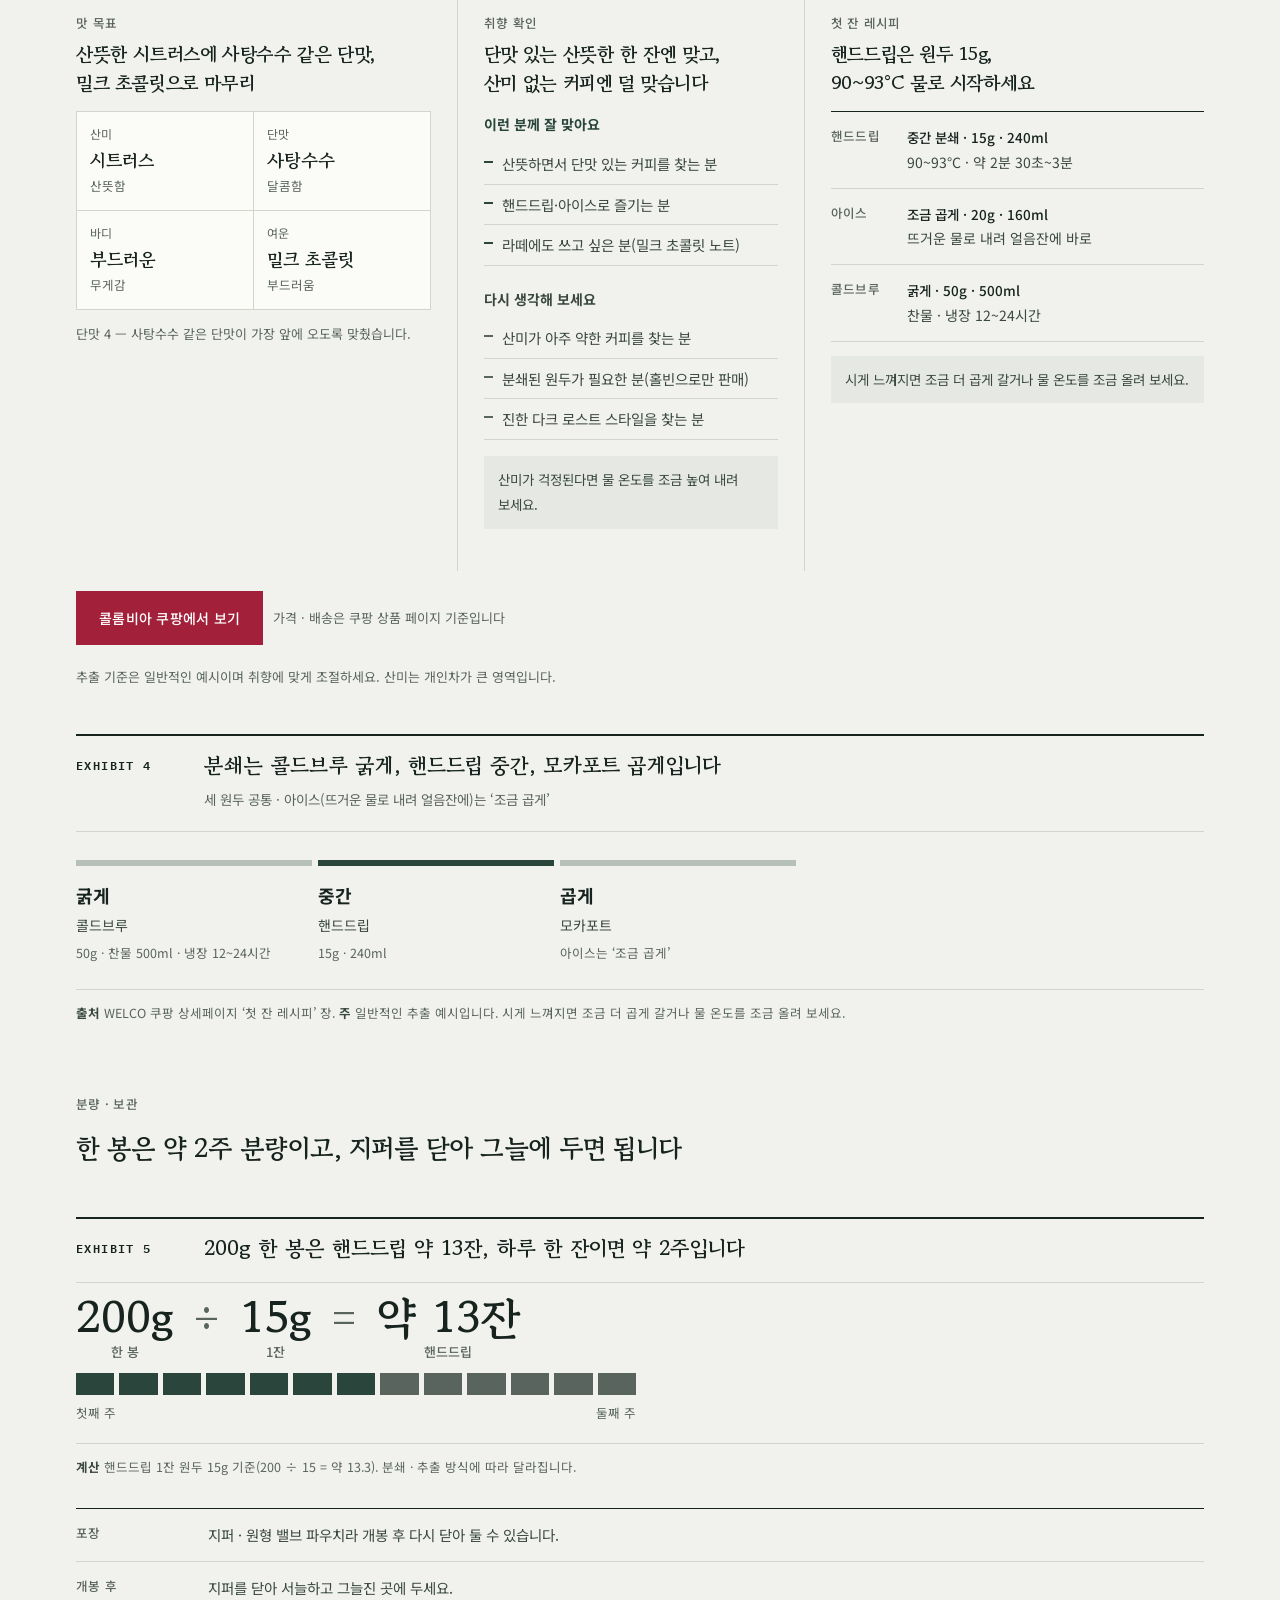
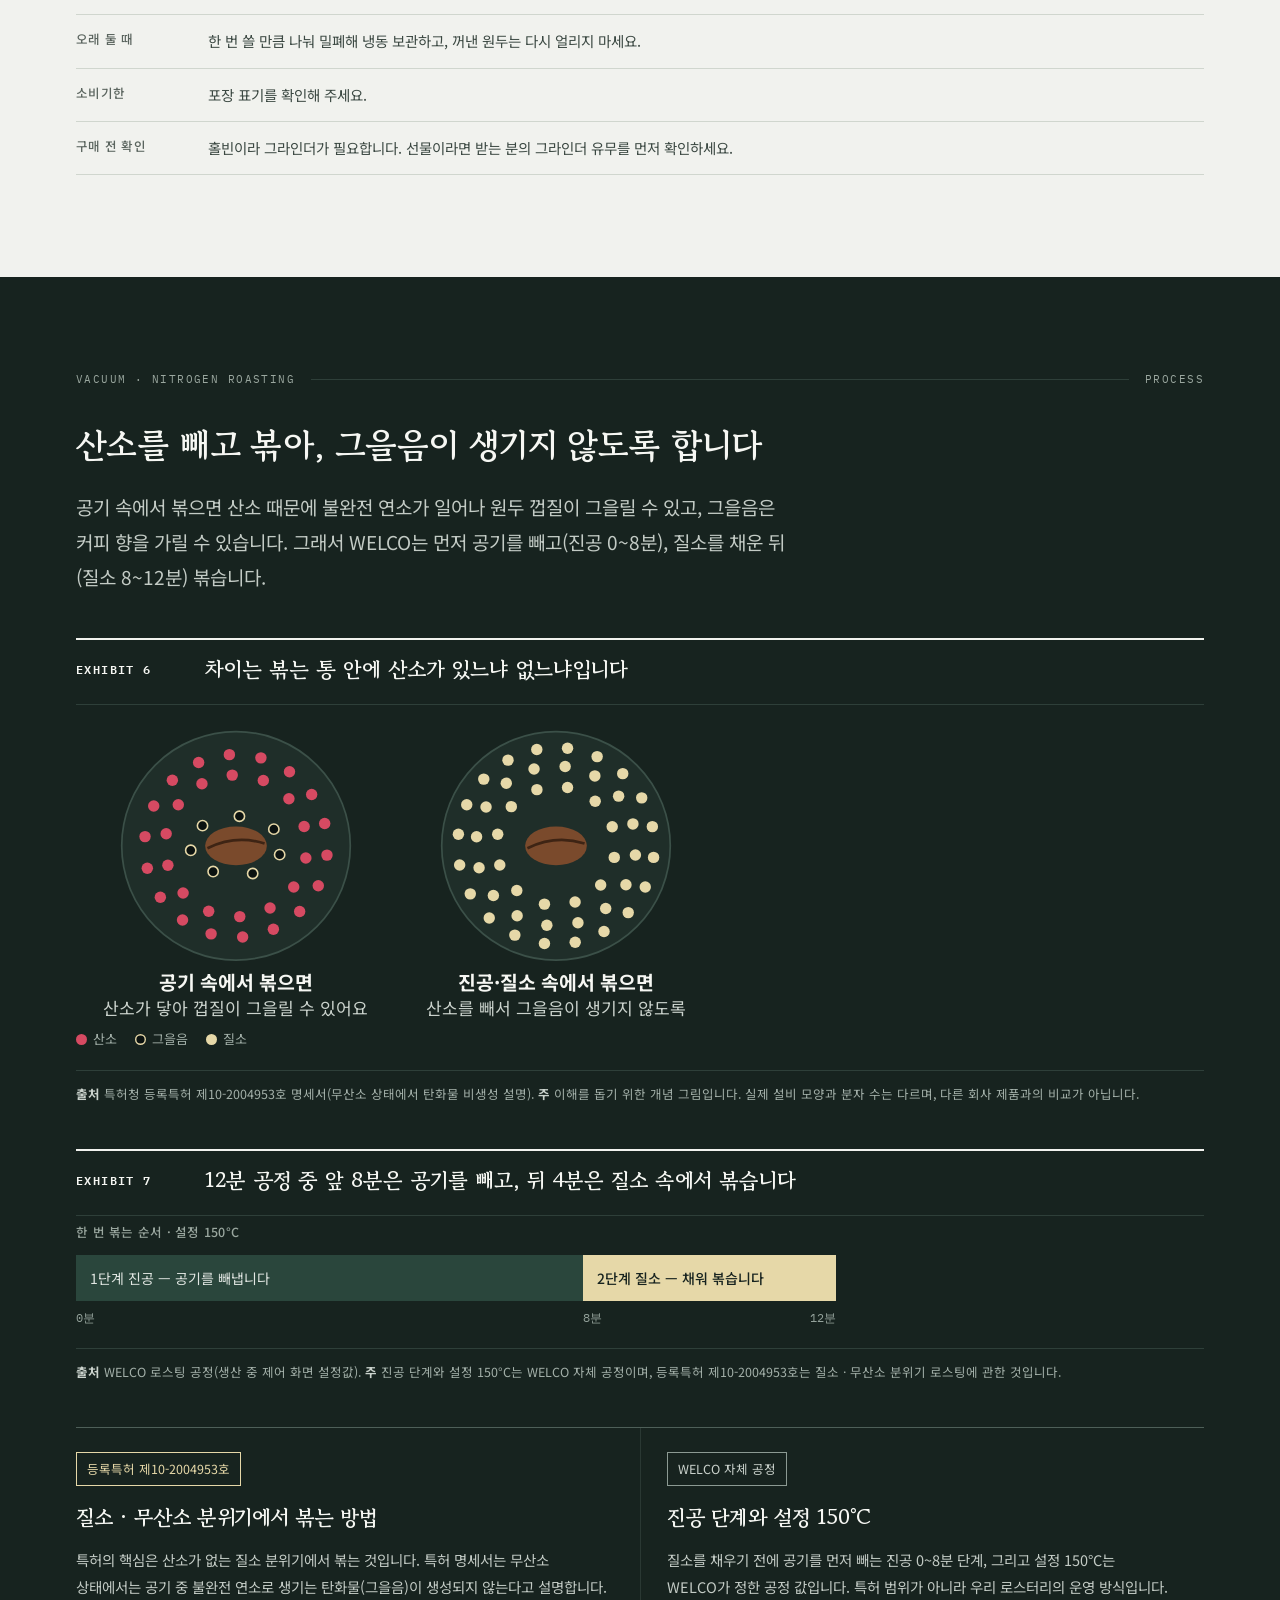
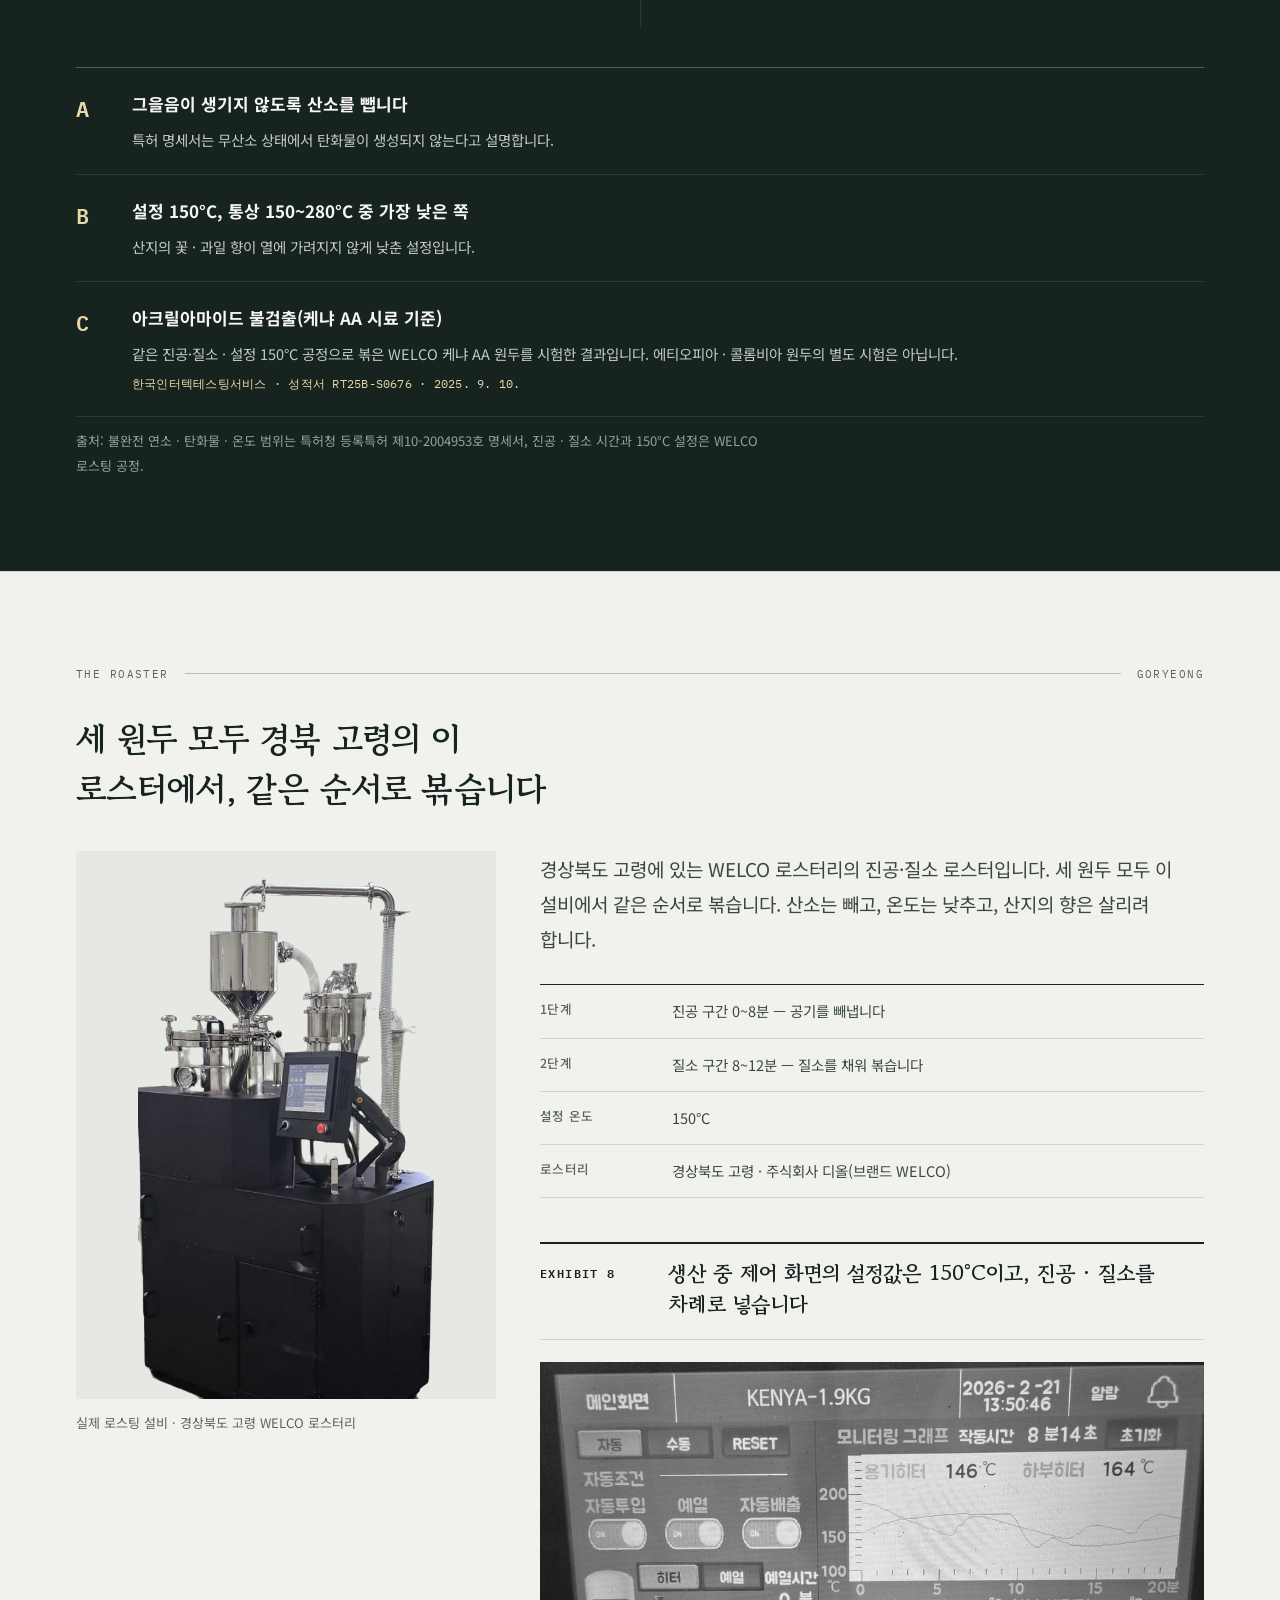
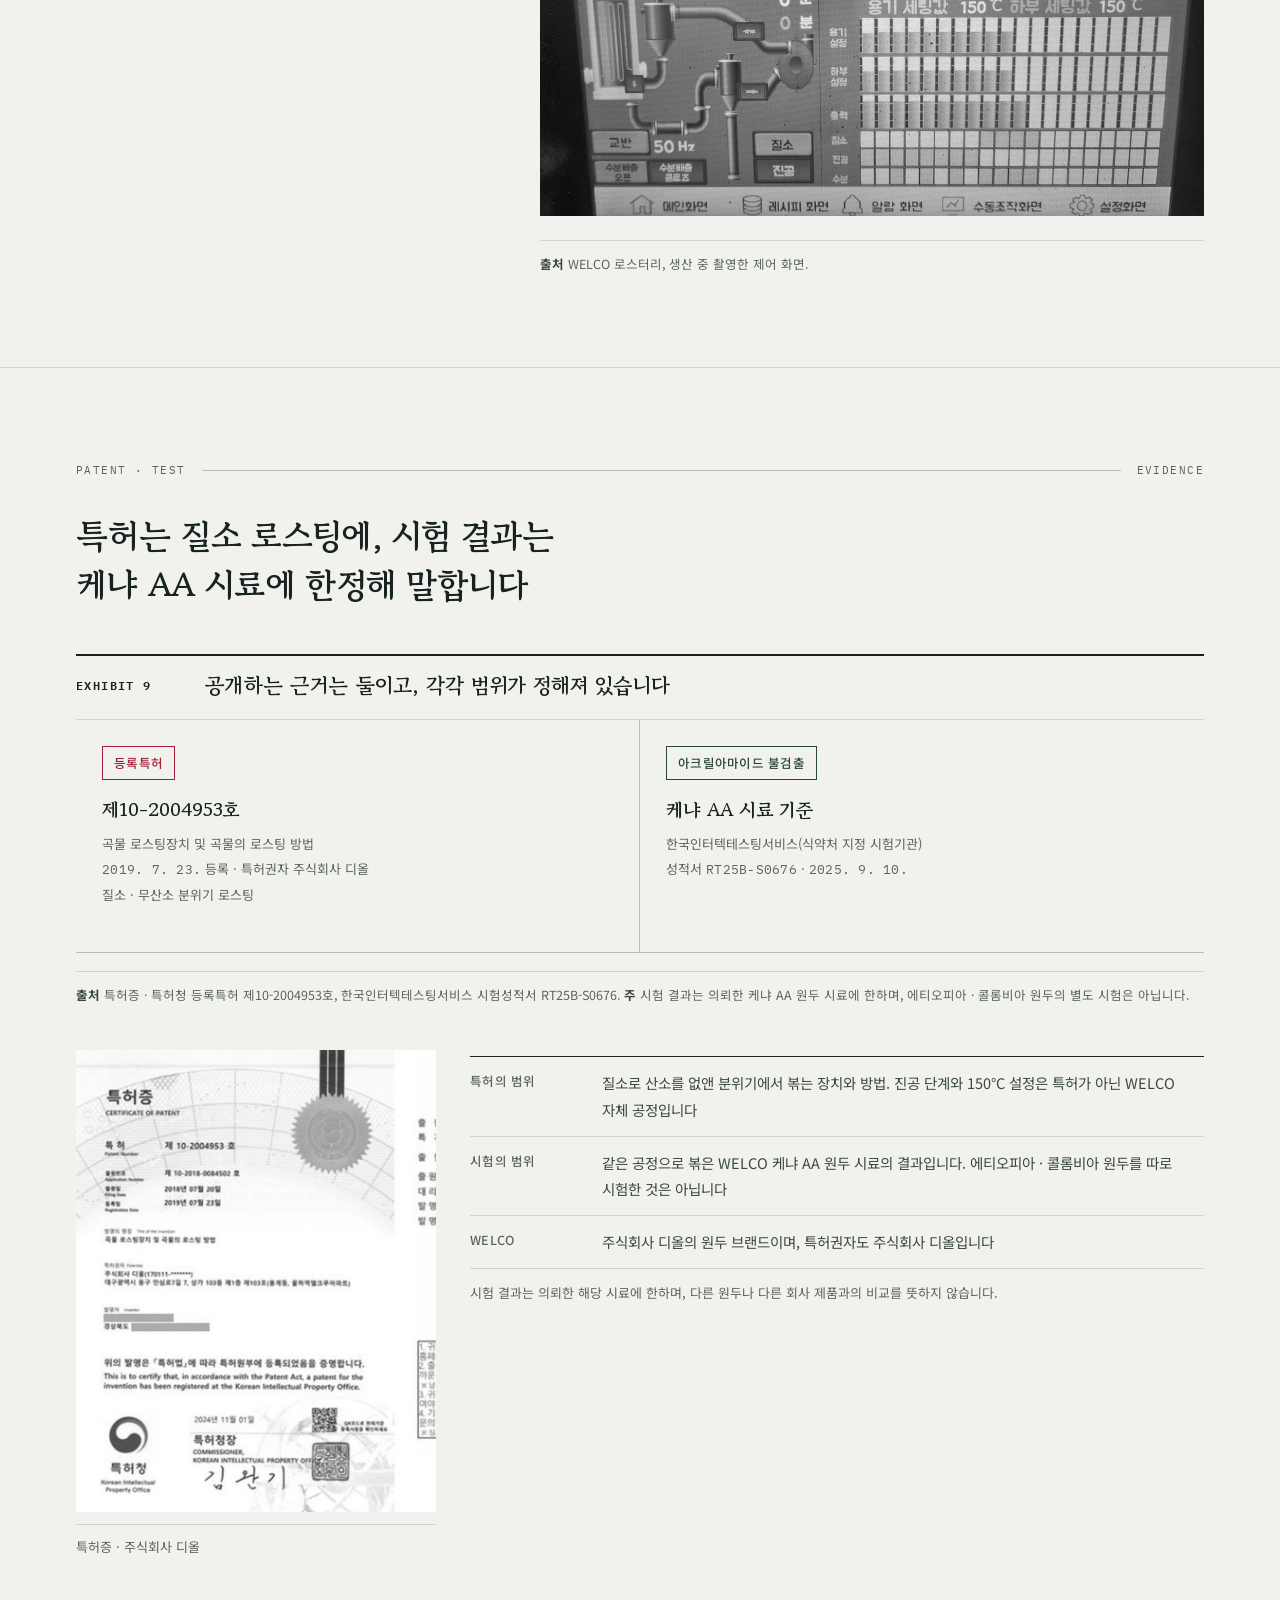
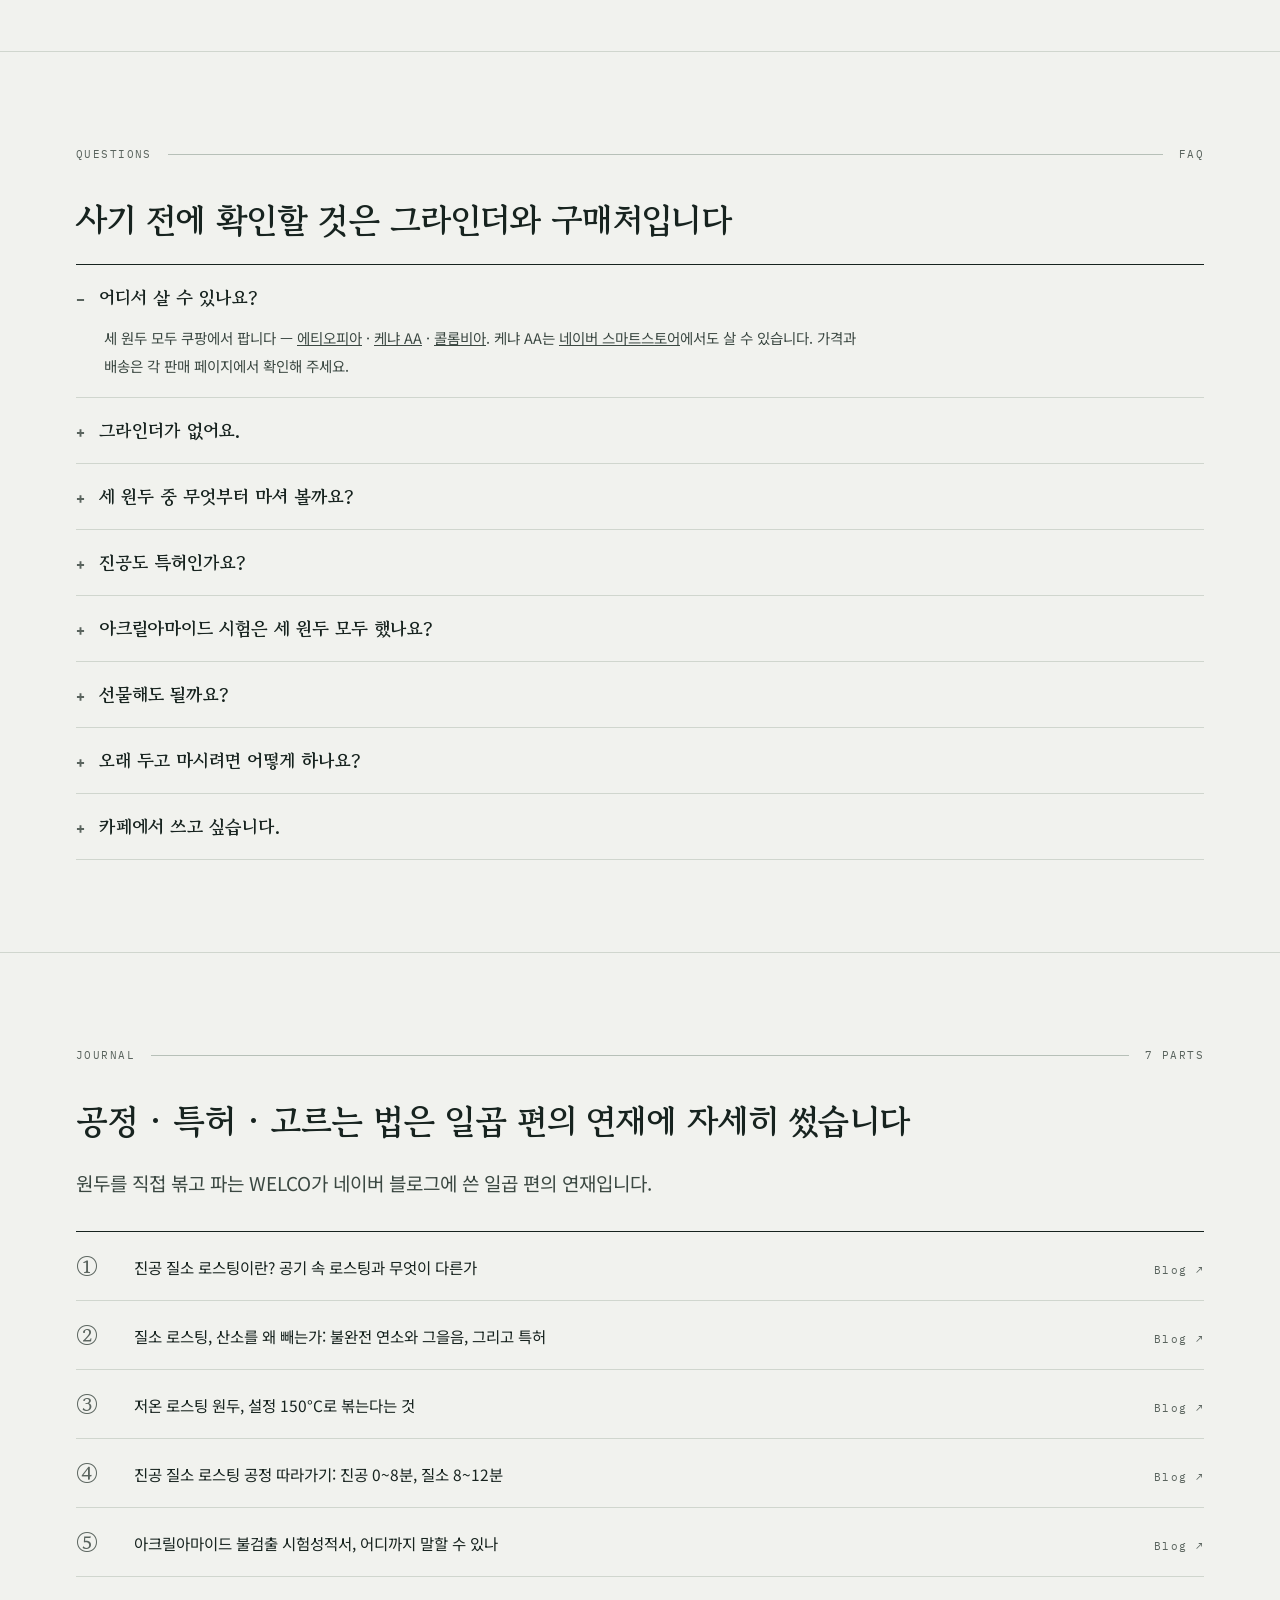
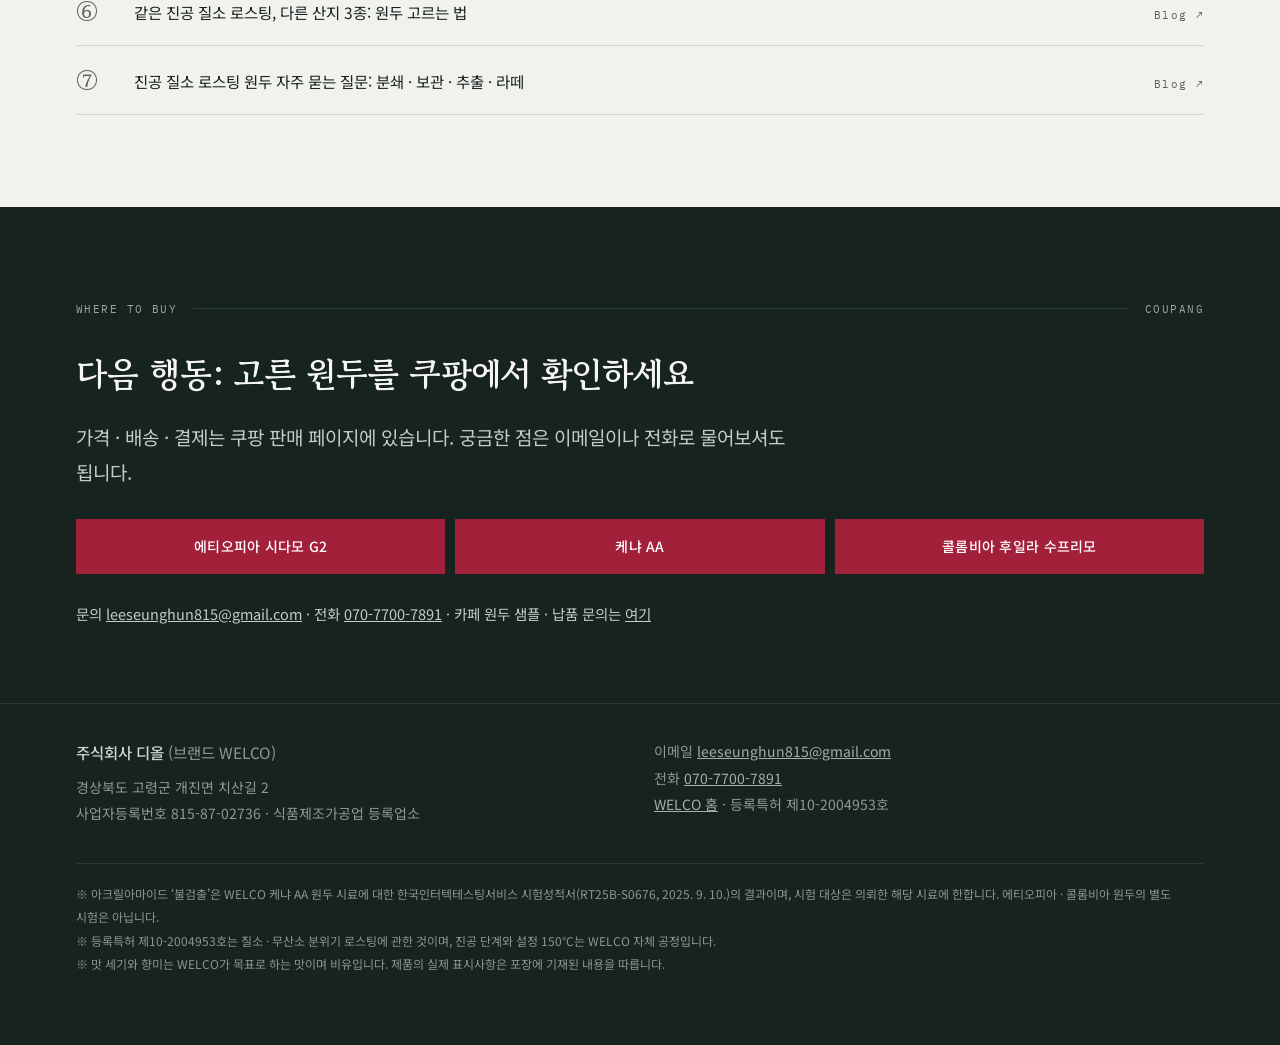
<file: shop.html>
<!DOCTYPE html>
<!--
  ============================================================================
  WELCO (주식회사 디올) — B2C 원두 3종 / shop.html  (v3, 2026-11-15)
  디자인 시스템 v3 "N₂ SHEET" — assets/spec.css 를 index.html과 공유한다.

  내용 원천 = 쿠팡 판매 정보(상세 원고 premium.py · premium_kenya.py · premium_colombia.py
  의 s_summary · s_real · s_taste · s_fit · s_brew · s_qty · s_why · s_next 와 LINEUP 값,
  kenya_reviews_patch.py 의 케냐 쿠팡 구매 후기 — 원문 전체만, 금지 표현이 든 후기는 뺀다). 이 범위 밖 사실은 쓰지 않는다.
  쿠팡 상세 ↔ 홈페이지 대조표 = 쿠팡\홍보방법_2026-11-15\홈페이지_쿠팡상세_대조_v1.0.md
  ⚑ 가격·재고 상태는 적지 않는다(2026-08-10 원칙). 구매는 쿠팡 링크로 보낸다.
  ⚑ 특허(제10-2004953호) = 질소·무산소 분위기 로스팅. 진공 단계는 WELCO 자체 공정 — 섞어 쓰지 않는다.
  ⚑ 아크릴아마이드는 "케냐 AA 시료 기준" 범위를 붙여서만 쓴다.
  ============================================================================
-->
<html lang="ko">
<head>
<meta charset="utf-8">
<meta name="viewport" content="width=device-width, initial-scale=1">
<title>WELCO 원두 3종 — 산소가 없는 진공에서 볶은 싱글오리진 | 에티오피아 · 케냐 · 콜롬비아</title>
<meta name="description" content="공기를 빼고(진공) 질소를 채운 뒤 설정 150°C로 볶은 WELCO 싱글오리진 홀빈 200g. 에티오피아 시다모 G2 · 케냐 AA · 콜롬비아 후일라 수프리모의 맛 지도와 추출법, 질소 로스팅 등록특허 제10-2004953호. 구매는 쿠팡에서.">
<meta property="og:title" content="WELCO — 산소가 없는 진공에서 볶은 싱글오리진">
<meta property="og:description" content="에티오피아 · 케냐 · 콜롬비아. 같은 진공·질소 공법, 산지만 다른 세 가지 원두.">
<meta property="og:image" content="https://welco-coffee.github.io/assets/img/og-lineup.jpg?v=1116">
<meta property="og:url" content="https://welco-coffee.github.io/shop.html">
<meta property="og:type" content="website">
<meta property="og:locale" content="ko_KR">
<meta name="twitter:card" content="summary_large_image">
<link rel="canonical" href="https://welco-coffee.github.io/shop.html">
<link rel="icon" href="assets/logo.png">
<link rel="preload" as="image" href="assets/img/pouch.webp" type="image/webp" fetchpriority="high">
<link rel="preconnect" href="https://fonts.googleapis.com">
<link rel="preconnect" href="https://fonts.gstatic.com" crossorigin>
<script type="application/ld+json">
{
  "@context": "https://schema.org",
  "@graph": [
    {
      "@type": "Product",
      "@id": "https://welco-coffee.github.io/shop.html#ethiopia",
      "name": "WELCO 에티오피아 시다모 G2 원두 (홀빈 200g)",
      "brand": {"@type": "Brand", "name": "WELCO"},
      "image": "https://welco-coffee.github.io/assets/img/ethiopia-01.webp?v=1116",
      "description": "자스민 · 레몬·베리 · 홍차. 해발 1,500~2,200m 시다모 고원 G2 워시드를 진공·질소, 설정 150°C로 볶은 홀빈.",
      "manufacturer": {"@type": "Organization", "name": "주식회사 디올"},
      "offers": {"@type": "Offer", "url": "https://www.coupang.com/vp/products/9765493123", "seller": {"@type": "Organization", "name": "주식회사 디올"}}
    },
    {
      "@type": "Product",
      "@id": "https://welco-coffee.github.io/shop.html#kenya",
      "name": "WELCO 케냐 AA 원두 (홀빈 200g)",
      "brand": {"@type": "Brand", "name": "WELCO"},
      "image": "https://welco-coffee.github.io/assets/img/kenya-01.webp?v=1116",
      "description": "자몽·포도 · 황설탕·아몬드. 케냐 AA를 진공·질소, 설정 150°C로 볶은 홀빈.",
      "manufacturer": {"@type": "Organization", "name": "주식회사 디올"},
      "offers": {"@type": "Offer", "url": "https://www.coupang.com/vp/products/9252103197", "seller": {"@type": "Organization", "name": "주식회사 디올"}}
    },
    {
      "@type": "Product",
      "@id": "https://welco-coffee.github.io/shop.html#colombia",
      "name": "WELCO 콜롬비아 후일라 수프리모 원두 (홀빈 200g)",
      "brand": {"@type": "Brand", "name": "WELCO"},
      "image": "https://welco-coffee.github.io/assets/img/colombia-01.webp?v=1116",
      "description": "시트러스 · 사탕수수 · 밀크 초콜릿. 콜롬비아 후일라 수프리모 17/18 워시드를 진공·질소, 설정 150°C로 볶은 홀빈.",
      "manufacturer": {"@type": "Organization", "name": "주식회사 디올"},
      "offers": {"@type": "Offer", "url": "https://www.coupang.com/vp/products/9765914575", "seller": {"@type": "Organization", "name": "주식회사 디올"}}
    }
  ]
}
</script>
<link href="https://fonts.googleapis.com/css2?family=Gowun+Batang:wght@400;700&family=Noto+Sans+KR:wght@400;500;700&family=IBM+Plex+Mono:wght@500;600&display=swap" rel="stylesheet">
<link rel="stylesheet" href="assets/spec.css">
<style>
  /* ── 이 페이지에만 쓰는 규칙 ─────────────────────────────── */

  /* 히어로 오른쪽: 잉크 판 위에 실물 봉투, 왼쪽 위에 N₂ 칸 */
  .hero .R{background:var(--ink); border-left:0;}
  .hero .R .el{position:absolute; left:40px; top:40px;}
  .hero .R img{max-height:560px; filter:drop-shadow(0 22px 26px rgba(0,0,0,.34));}
  .hero .R figcaption{color:#8C9A93; border-top-color:#2E3F39;}
  .hero h1{font-size:42px; line-height:1.42; margin-top:30px;}
  .hero .L{padding-top:44px;}
  .hero .lede{font-size:17px; margin:18px 0 22px;}
  .hero .exec{margin-bottom:24px;}
  .ex .lineup{margin-top:0; border-top:0;}
  .ex .calc{margin-top:8px;}
  .ex .chamber{margin-top:6px;}
  .ex .tl{margin-top:0;}
  @media(max-width:980px){
    /* 결론 먼저: 좁은 화면에서는 결론 · 요약 · 구매 버튼이 사진보다 먼저 온다 */
    .hero .R{order:2; padding:30px 20px 52px;}
    .hero .L{padding-bottom:40px;}
    .hero .R .el{left:20px; top:20px;}
    .hero .R img{max-height:300px;}
  }
  /* 모바일: 사진 띠를 낮게 눌러 첫 화면에 제목과 구매 버튼이 함께 들어오게 한다 */
  @media(max-width:700px){ .hero h1{font-size:26px; line-height:1.5; margin-top:0;} .hero .exec{margin-bottom:18px;} .hero .lede{font-size:15.5px;} .hero .R{padding:20px 20px 44px;} .hero .R figcaption{bottom:12px;} .hero .lede{margin:16px 0 22px;} .hero .L{padding-top:22px;} .hero .cta-row{margin-bottom:30px;} .hero .R img{max-height:300px;} }

  /* 원두 3종 비교 카드 */
  .lineup{display:grid; grid-template-columns:repeat(3,minmax(0,1fr)); border-top:1px solid var(--ink); margin-top:38px;}
  .card{padding:0 26px 30px; border-right:1px solid var(--rule2); border-bottom:1px solid var(--rule2); display:flex; flex-direction:column; min-width:0;}
  .card:first-child{padding-left:0;} .card:last-child{border-right:0; padding-right:0;}
  .card .ph{margin:0 -26px 0; background:var(--ink); aspect-ratio:1/1; overflow:hidden;}
  .card:first-child .ph{margin-left:0;} .card:last-child .ph{margin-right:0;}
  .card .ph img{width:100%; height:100%; object-fit:cover;}
  .card .id{display:flex; gap:14px; align-items:flex-start; margin:22px 0 14px;}
  .card .id .reg{font-size:12.5px; color:var(--ink3); margin:2px 0 4px;}
  .card h3{font-size:23px; line-height:1.35;}
  .card .notes{font-size:14.5px; color:var(--ink); font-weight:500; margin:0 0 16px;}
  .card .one{font-size:15px; color:var(--ink2); margin:14px 0 20px;}
  .card .go{margin-top:auto; display:flex; flex-direction:column; gap:8px;}
  .card .go .btn{text-align:center;}
  .card .sub{font-size:13px; color:var(--ink3); text-align:center;}
  .card .sub a{color:var(--ink2);}

  /* 맛 지도: 5칸 막대. 가장 강한 항목 하나만 체리 */
  .taste{list-style:none; margin:0; padding:0; border-top:1px solid var(--rule);}
  .taste li{display:grid; grid-template-columns:52px minmax(0,1fr) 16px; gap:12px; align-items:center;
            padding:7px 0; border-bottom:1px solid var(--rule); font-size:13.5px; color:var(--ink2);}
  .taste .bar{display:grid; grid-template-columns:repeat(5,1fr); gap:3px; height:10px;}
  .taste .bar i{background:var(--paper2);}
  .taste .bar i.on{background:var(--ink3);}
  .taste li.top .bar i.on{background:var(--leaf);}
  .taste b{font-family:var(--mono); font-weight:600; font-size:14px; text-align:right; color:var(--ink);}

  /* 원두 바로가기 */
  .jump{display:grid; grid-template-columns:repeat(3,minmax(0,1fr)); gap:10px; margin:26px 0 10px;}
  .jump a{display:flex; gap:12px; align-items:center; padding:10px; border:1px solid var(--rule2); text-decoration:none; background:var(--raised); min-width:0;}
  .jump a:hover{border-color:var(--ink);}
  .jump .t2{font-family:var(--serif); font-weight:700; font-size:17px; line-height:1.35; color:var(--ink); min-width:0;}
  .jump small{display:block; font-family:var(--sans); font-weight:400; font-size:12.5px; color:var(--ink3);}
  @media(max-width:700px){ .jump{gap:6px;} .jump a{flex-direction:column; align-items:flex-start; gap:8px; padding:8px;} .jump .el.sm{width:52px; height:58px; padding:5px 6px;} .jump .el.sm .sym{font-size:22px;} .jump .el.sm .nm, .jump small{display:none;} .jump .t2{font-size:14.5px;} }

  /* 원두별 상세 */
  .bean{padding:56px 0 8px; border-top:1px solid var(--rule2);}
  .bean:first-of-type{border-top:0; padding-top:20px;}
  .bean .bh{display:flex; gap:18px; align-items:flex-end; padding-bottom:18px; border-bottom:1px solid var(--ink);}
  .bean .bh h3{font-size:30px; line-height:1.3;}
  .bean .bh p{margin:4px 0 0; font-size:14px; color:var(--ink3);}
  .bean .grid3{display:grid; grid-template-columns:1.1fr 1fr 1.15fr; gap:0;}
  .bean .grid3 > div{padding:24px 26px 26px; border-right:1px solid var(--rule); min-width:0;}
  .bean .grid3 > div:first-child{padding-left:0;} .bean .grid3 > div:last-child{border-right:0; padding-right:0;}
  .bean h4{font-size:19px; line-height:1.5; margin:4px 0 14px;}
  .tiles{display:grid; grid-template-columns:1fr 1fr; gap:1px; background:var(--rule); border:1px solid var(--rule);}
  .tiles div{background:var(--raised); padding:11px 13px 12px;}
  .tiles .k{display:block; font-size:12px; color:var(--ink3);}
  .tiles .v{display:block; font-family:var(--serif); font-weight:700; font-size:18px; line-height:1.4; margin:2px 0 1px;}
  .tiles .s{display:block; font-size:12.5px; color:var(--ink3);}
  .fit h5{font-size:14px; margin:0 0 6px; font-weight:700;}
  .fit h5.yes{color:var(--leaf);} .fit h5.no{color:var(--ink2); margin-top:20px;}
  .fit ul{list-style:none; margin:0; padding:0;}
  .fit li{position:relative; padding:6px 0 6px 18px; font-size:14.5px; color:var(--ink2); border-bottom:1px solid var(--rule);}
  .fit li::before{content:''; position:absolute; left:0; top:17px; width:9px; height:2px; background:var(--leaf);}
  .fit ul.no li::before{background:var(--ink3);}
  table.brew{border-top:1px solid var(--ink);}
  table.brew th{width:76px;}
  table.brew td{font-size:14px;}
  table.brew td .m{display:block; font-family:var(--sans); font-weight:500; font-size:13.5px; color:var(--ink); font-variant-numeric:tabular-nums;}
  .tip{font-size:13.5px; color:var(--ink2); background:var(--paper2); padding:11px 14px; margin-top:14px;}
  .bean .cta-row{display:flex; gap:10px; flex-wrap:wrap; margin-top:20px; align-items:center;}
  .bean .cta-row .sub{font-size:13px; color:var(--ink3);}
  .bean .cta-row .sub a{color:var(--ink2);}

  /* 한 봉 계산 */
  .calc{display:flex; flex-wrap:wrap; align-items:baseline; gap:6px 18px; font-family:var(--serif); font-weight:700;
        font-size:44px; line-height:1.2; margin:26px 0 6px;}
  .calc small{display:block; font-family:var(--sans); font-weight:500; font-size:13px; color:var(--ink3); text-align:center;}
  .calc .op{color:var(--ink3); font-weight:400;}
  .calc .eq{color:var(--ink);}
  .cups{display:grid; grid-template-columns:repeat(13,1fr); gap:5px; max-width:560px; margin:14px 0 6px;}
  .cups i{height:22px; background:var(--leaf);} .cups i.w2{background:var(--ink3);}
  .cupl{display:flex; justify-content:space-between; max-width:560px; font-size:12.5px; color:var(--ink3);}

  /* 공법: 비교 그림과 시간 막대 */
  .chamber{width:100%; max-width:640px; height:auto; display:block; margin:30px 0 8px;}
  .chamber .wall{fill:#1F2E29; stroke:#3B5048; stroke-width:1.5;}
  .chamber .o2{fill:#D64A62;} .chamber .soot{fill:#0B1210; stroke:#E6D8A8; stroke-width:1.4;}
  .chamber .n2{fill:#E6D8A8;} .chamber .bean{fill:#7A4A2C;} .chamber .crease{stroke:#3E2414; stroke-width:2.4; fill:none;}
  .chamber text{font-family:'Noto Sans KR',sans-serif; fill:#CBD3CD; font-size:15px; text-anchor:middle;}
  .chamber text.t{fill:#F6F7F3; font-weight:700; font-size:17px;}
  .legend{display:flex; gap:18px; flex-wrap:wrap; font-size:13px; color:#A3B0A9; margin:0 0 6px;}
  .legend i{display:inline-block; width:11px; height:11px; border-radius:50%; margin-right:6px; vertical-align:-1px;}
  .tl{margin-top:44px; max-width:760px;}
  .tl .track{display:grid; grid-template-columns:8fr 4fr; height:46px;}
  .tl .vac{background:#2A463C; color:#E2E7E3; display:flex; align-items:center; padding:0 14px; font-size:14px;}
  .tl .nit{background:var(--jasmine); color:var(--ink); display:flex; align-items:center; padding:0 14px; font-size:14px; font-weight:500;}
  .tl .ticks{display:grid; grid-template-columns:8fr 4fr; font-family:var(--mono); font-size:12px; color:#94A29B; margin-top:6px;}
  .tl .ticks span:last-child{display:flex; justify-content:space-between;}
  .bound{display:grid; grid-template-columns:1fr 1fr; border-top:1px solid #4E5F58; margin-top:44px;}
  .bound > div{padding:24px 26px 26px 0; min-width:0;}
  .bound > div + div{padding-left:26px; border-left:1px solid #2A3833;}
  .bound .tag{display:inline-block; font-size:12.5px; padding:4px 10px; border:1px solid var(--jasmine); color:var(--jasmine); margin-bottom:12px;}
  .bound .tag.own{border-color:#8C9A93; color:#CBD3CD;}
  .bound h3{font-size:21px; margin-bottom:8px;}
  .bound p{font-size:14.5px; color:#C3CBC5; margin:0;}
  .adv{list-style:none; margin:40px 0 0; padding:0; border-top:1px solid #4E5F58;}
  .adv li{display:grid; grid-template-columns:42px minmax(0,1fr); gap:6px 14px; padding:20px 0; border-bottom:1px solid #2A3833;}
  .adv .L{font-family:var(--mono); font-weight:600; font-size:22px; color:var(--jasmine); grid-row:span 2;}
  .adv b{font-size:17px; color:#F6F7F3; font-weight:700;}
  .adv p{margin:0; font-size:14.5px; color:#C3CBC5;}
  .adv .chip{display:block; font-family:var(--mono); font-size:12px; color:var(--jasmine); letter-spacing:.02em; margin-top:6px;}

  /* 원두 기본 사양 비교표(3열) — 좁은 화면에서는 항목별로 쌓는다 */
  table.sp3{border-top:1px solid var(--ink); margin:0;}
  table.sp3 thead th{font-size:13px; color:var(--ink); font-weight:700; white-space:normal; width:auto;}
  table.sp3 thead th:first-child, table.sp3 tbody th{width:118px; white-space:normal;}
  table.sp3 td{font-size:14.5px; color:var(--ink2);}
  table.sp3 td.na{color:var(--ink3);}
  /* 쿠팡 구매 후기 원문 */
  .rv-sum{display:flex; flex-wrap:wrap; align-items:baseline; gap:4px 30px; margin:2px 0 4px;}
  .rv-sum b{font-family:var(--serif); font-size:40px; line-height:1.1; color:var(--ink);}
  .rv-sum span{font-size:13.5px; color:var(--ink3); margin-left:6px;}
  .rv{margin:16px 0 0; max-width:760px;}
  .rv blockquote{margin:0; padding:16px 18px; background:var(--raised); border:1px solid var(--rule); border-left:4px solid var(--leaf);}
  .rv blockquote p{margin:6px 0 10px; font-size:15px; line-height:1.85; color:var(--ink);}
  .rv .st{color:#9A6F22; letter-spacing:2px; font-size:14px;}
  .rv cite{display:block; font-style:normal; font-size:12.5px; color:var(--ink3);}
  /* 분쇄 굵기 */
  .grind{display:grid; grid-template-columns:repeat(3,minmax(0,1fr)); gap:6px; max-width:720px; margin:6px 0 0;}
  .grind div{border-top:6px solid var(--rule2); padding:12px 0 0; min-width:0;}
  .grind div.mid{border-top-color:var(--leaf);}
  .grind b{display:block; font-size:18px; color:var(--ink);}
  .grind span{display:block; font-size:14px; color:var(--ink2);}
  .grind small{display:block; font-size:12.5px; color:var(--ink3); margin-top:2px;}
  .fit .tip{margin-top:16px;}
  @media(max-width:700px){
    table.sp3, table.sp3 thead, table.sp3 tbody, table.sp3 tr, table.sp3 th, table.sp3 td{display:block; width:auto !important;}
    table.sp3 thead{display:none;}
    table.sp3 tr{border-bottom:1px solid var(--rule); padding:12px 0;}
    table.sp3 th, table.sp3 td{border:0; padding:0;}
    table.sp3 tbody th{font-size:12.5px; padding-bottom:6px;}
    table.sp3 td{font-size:14.5px; padding:3px 0;}
    table.sp3 td::before{content:attr(data-h); display:block; font-size:12px; color:var(--ink3); font-weight:400;}
    .grind b{font-size:16px;} .grind span{font-size:13px;}
  }
  /* 로스터 */
  .rost{display:grid; grid-template-columns:minmax(0,420px) minmax(0,1fr); gap:44px; margin-top:38px; align-items:start;}
  .rost .stage{background:var(--paper2); padding:28px 20px 0; display:flex; justify-content:center;}
  .rost .stage img{max-height:520px; width:auto;}
  .rost .ex-b img{width:100%; height:auto;}

  /* 연재 목록 */
  .series{list-style:none; margin:30px 0 0; padding:0; border-top:1px solid var(--ink); counter-reset:s;}
  .series li{border-bottom:1px solid var(--rule);}
  .series a{display:grid; grid-template-columns:44px minmax(0,1fr) auto; gap:14px; align-items:baseline;
            padding:15px 0; text-decoration:none;}
  .series a:hover .ti{color:var(--cherry);}
  .series .no{font-family:var(--serif); font-weight:700; font-size:20px; color:var(--ink3);}
  .series .ti{font-size:15.5px; color:var(--ink);}
  .series .ar{font-family:var(--mono); font-size:11px; letter-spacing:.12em; color:var(--ink3);}

  .buyrow{display:grid; grid-template-columns:repeat(3,minmax(0,1fr)); gap:10px; margin-top:30px;}
  .buyrow .btn{text-align:center;}

  @media(max-width:980px){
    .lineup{grid-template-columns:1fr;}
    .card, .card:first-child, .card:last-child{padding:0 0 30px; border-right:0;}
    .card .ph, .card:first-child .ph, .card:last-child .ph{margin:28px 0 0; aspect-ratio:auto; max-height:none;}
    .card:first-child .ph{margin-top:0;}
    .bean .grid3{grid-template-columns:1fr;}
    .bean .grid3 > div, .bean .grid3 > div:first-child, .bean .grid3 > div:last-child{padding:22px 0; border-right:0; border-bottom:1px solid var(--rule);}
    .rost{grid-template-columns:1fr;}
    .rost .stage img{max-height:380px;}
    .buyrow{grid-template-columns:1fr;}
  }
  @media(max-width:700px){
    .bound{grid-template-columns:1fr;}
    .bound > div{padding:22px 0;}
    .bound > div + div{padding-left:0; border-left:0; border-top:1px solid #2A3833;}
    .calc{font-size:30px; gap:4px 12px;}
    .bean .bh{gap:14px;} .bean .bh h3{font-size:23px;}
    .tl .vac, .tl .nit{font-size:12.5px; padding:0 10px;}
    .series a{grid-template-columns:30px minmax(0,1fr); }
    .series .ar{display:none;}
    .series .ti{font-size:15px;}
    .card h3{font-size:21px;}
  }
</style>
</head>
<body>
<a class="skip" href="#main">본문으로 건너뛰기</a>

<header>
  <div class="wrap nav">
    <a class="wm" href="#top" translate="no">WELCO</a>
    <ul>
      <li><a href="#lineup">원두 3종</a></li>
      <li><a href="#process">볶는 방법</a></li>
      <li><a href="#roaster">로스터</a></li>
      <li><a href="#proof">시험 · 특허</a></li>
      <li><a href="#faq">자주 묻는 질문</a></li>
      <li><a href="#blog">연재</a></li>
      <li><a class="x" href="index.html">WELCO 홈</a></li>
    </ul>
    <a class="cta" href="#lineup">원두 고르기</a>
  </div>
</header>

<!-- ══ HERO ══════════════════════════════════════════════════ -->
<main id="main">
<div class="hero" id="top">
  <div class="L">
    <div class="top">
      <span class="mono" style="color:var(--ink); font-size:12px; letter-spacing:.42em; font-weight:600;">WELCO</span>
      <span class="mono">Single Origin · Whole Bean 200g</span>
    </div>

    <h1>세 원두는 같은 공정으로 볶았으니, 취향 하나로 고르면 됩니다</h1>

    <p class="lede">
      세 원두 모두 공기를 빼고 질소를 채운 뒤 설정 150°C로 볶은 홀빈 200g입니다. 남는 차이는 산지의 맛입니다.
    </p>

    <nav class="exec" aria-label="핵심 3가지">
      <span class="label">핵심 3가지 · 취향별 추천</span>
      <ol>
        <li><a href="#ethiopia"><span class="n">1</span><span class="c">산뜻한 블랙커피라면 에티오피아</span><span class="e">자스민 · 레몬·베리 · 홍차 · 산미 4</span><span class="go">↓</span></a></li>
        <li><a href="#kenya"><span class="n">2</span><span class="c">산미와 단맛의 균형이라면 케냐 AA</span><span class="e">자몽·포도 · 황설탕·아몬드 · 산미 · 단맛 · 바디 3</span><span class="go">↓</span></a></li>
        <li><a href="#colombia"><span class="n">3</span><span class="c">단맛과 라떼라면 콜롬비아</span><span class="e">시트러스 · 사탕수수 · 밀크 초콜릿 · 단맛 4</span><span class="go">↓</span></a></li>
      </ol>
    </nav>

    <div class="cta-row">
      <a class="btn btn-buy" href="#buy">원두 고르고 쿠팡에서 사기</a>
      <a class="btn btn-line" href="#lineup">세 원두 비교 보기</a>
    </div>

    <div class="specs">
      <div class="srow"><span class="mono">Process</span><span class="v">진공 0~8분 → 질소 8~12분 · 설정 온도</span><span class="n">150°C</span></div>
      <div class="srow"><span class="mono">Patent</span><span class="v">질소 · 무산소 분위기 로스팅 등록특허</span><span class="n">10-2004953</span></div>
      <div class="srow"><span class="mono">Form</span><span class="v">홀빈(통원두) · 핸드드립 약 13잔 · 그라인더 필요</span><span class="n">200g</span></div>
      <div class="srow"><span class="mono">Origins</span><span class="v">에티오피아 · 케냐 · 콜롬비아</span><span class="n">3</span></div>
    </div>
  </div>

  <figure class="R">
    <span class="el" aria-hidden="true"><span class="z"><span>7</span><span>14.007</span></span><span class="sym">N<sub>2</sub></span><span class="nm"><span class="ko">질소 · </span>NITROGEN</span></span>
    <img src="assets/img/pouch.webp" alt="WELCO 원두 200g 지퍼 · 밸브 파우치 실물"
         width="560" height="900" fetchpriority="high" decoding="async">
    <figcaption><span>Whole Bean 200g</span><span>Roasted in Goryeong</span></figcaption>
  </figure>
</div>

<!-- ══ 원두 3종 비교 ═════════════════════════════════════════ -->
<section class="sect" id="lineup">
  <div class="wrap">
    <div class="head"><span class="mono">Lineup</span><span class="line"></span><span class="mono">3 Origins</span></div>
    <h2 class="t act">산미는 에티오피아, 단맛은 콜롬비아가 앞서고, 케냐 AA는 고르게 맞췄습니다</h2>
    <p class="lede">
      모두 홀빈 200g, 같은 로스터, 설정 150°C. 아래 맛 세기는 WELCO가 볶을 때 맞춘 목표값(5단계)입니다.
    </p>

    <figure class="ex">
    <div class="ex-h"><span class="ex-no">Exhibit 1</span><p class="ex-t">세 원두의 맛 세기 비교 — 가장 강한 항목이 원두마다 다릅니다</p><p class="ex-sub">맛 세기 5단계 · 가장 강한 항목을 짙게 표시</p></div>
    <div class="lineup">
      <!-- 에티오피아 -->
      <article class="card">
        <div class="ph"><img src="assets/img/ethiopia-01.webp?v=1116" alt="WELCO 에티오피아 — 자스민 향이 먼저 오도록, 산소 없이 볶은 에티오피아" width="800" height="800" loading="lazy" decoding="async"></div>
        <div class="id">
          <span class="el sm leaf" aria-hidden="true"><span class="z"><span>G2</span><span></span></span><span class="sym">Et</span><span class="nm">ETHIOPIA</span></span>
          <div><p class="reg">동아프리카 · 시다모 G2 워시드</p><h3>에티오피아 시다모 G2</h3></div>
        </div>
        <p class="notes">자스민 · 레몬·베리 · 홍차</p>
        <ul class="taste" aria-label="에티오피아 맛 세기 5단계 중">
          <li class="top"><span>산미</span><span class="bar"><i class="on"></i><i class="on"></i><i class="on"></i><i class="on"></i><i></i></span><b>4</b></li>
          <li><span>단맛</span><span class="bar"><i class="on"></i><i class="on"></i><i class="on"></i><i></i><i></i></span><b>3</b></li>
          <li><span>바디</span><span class="bar"><i class="on"></i><i class="on"></i><i></i><i></i><i></i></span><b>2</b></li>
          <li><span>쌉쌀함</span><span class="bar"><i class="on"></i><i></i><i></i><i></i><i></i></span><b>1</b></li>
        </ul>
        <p class="one">꽃향과 상큼함, 가벼운 블랙커피</p>
        <div class="go">
          <a class="btn btn-buy" href="https://www.coupang.com/vp/products/9765493123" target="_blank" rel="noopener">쿠팡에서 보기</a>
          <a class="sub" href="#ethiopia">맛 · 추출법 자세히</a>
        </div>
      </article>

      <!-- 케냐 -->
      <article class="card">
        <div class="ph"><img src="assets/img/kenya-01.webp?v=1116" alt="WELCO 케냐 AA — 자몽·포도 향이 살아나도록, 산소 없이 볶은 케냐 AA" width="800" height="800" loading="lazy" decoding="async"></div>
        <div class="id">
          <span class="el sm" aria-hidden="true"><span class="z"><span>AA</span><span></span></span><span class="sym">Ke</span><span class="nm">KENYA</span></span>
          <div><p class="reg">동아프리카 · 키암부·무랑가 AA FAQ 워시드</p><h3>케냐 AA</h3></div>
        </div>
        <p class="notes">자몽·포도 · 황설탕·아몬드</p>
        <ul class="taste" aria-label="케냐 맛 세기 5단계 중">
          <li><span>산미</span><span class="bar"><i class="on"></i><i class="on"></i><i class="on"></i><i></i><i></i></span><b>3</b></li>
          <li><span>단맛</span><span class="bar"><i class="on"></i><i class="on"></i><i class="on"></i><i></i><i></i></span><b>3</b></li>
          <li><span>바디</span><span class="bar"><i class="on"></i><i class="on"></i><i class="on"></i><i></i><i></i></span><b>3</b></li>
          <li><span>쌉쌀함</span><span class="bar"><i class="on"></i><i></i><i></i><i></i><i></i></span><b>1</b></li>
        </ul>
        <p class="one">밝은 산미와 고소한 단맛을 함께</p>
        <div class="go">
          <a class="btn btn-buy" href="https://www.coupang.com/vp/products/9252103197" target="_blank" rel="noopener">쿠팡에서 보기</a>
          <a class="sub" href="#kenya">맛 · 추출법 자세히</a>
        </div>
      </article>

      <!-- 콜롬비아 -->
      <article class="card">
        <div class="ph"><img src="assets/img/colombia-01.webp?v=1116" alt="WELCO 콜롬비아 — 시트러스와 단맛을 살려, 산소 없이 볶은 콜롬비아" width="800" height="800" loading="lazy" decoding="async"></div>
        <div class="id">
          <span class="el sm ink" aria-hidden="true"><span class="z"><span>17/18</span><span></span></span><span class="sym">Co</span><span class="nm">COLOMBIA</span></span>
          <div><p class="reg">남아메리카 · 후일라 수프리모 17/18 워시드</p><h3>콜롬비아 후일라 수프리모</h3></div>
        </div>
        <p class="notes">시트러스 · 사탕수수 · 밀크 초콜릿</p>
        <ul class="taste" aria-label="콜롬비아 맛 세기 5단계 중">
          <li><span>산미</span><span class="bar"><i class="on"></i><i class="on"></i><i class="on"></i><i></i><i></i></span><b>3</b></li>
          <li class="top"><span>단맛</span><span class="bar"><i class="on"></i><i class="on"></i><i class="on"></i><i class="on"></i><i></i></span><b>4</b></li>
          <li><span>바디</span><span class="bar"><i class="on"></i><i class="on"></i><i class="on"></i><i></i><i></i></span><b>3</b></li>
          <li><span>쌉쌀함</span><span class="bar"><i class="on"></i><i class="on"></i><i></i><i></i><i></i></span><b>2</b></li>
        </ul>
        <p class="one">단맛이 앞에 오는 한 잔, 라떼까지</p>
        <div class="go">
          <a class="btn btn-buy" href="https://www.coupang.com/vp/products/9765914575" target="_blank" rel="noopener">쿠팡에서 보기</a>
          <a class="sub" href="#colombia">맛 · 추출법 자세히</a>
        </div>
      </article>
    </div>
    <figcaption class="ex-src"><b>출처</b> WELCO 쿠팡 판매 정보(원두별 맛 목표 · 산지). <b>주</b> 맛 세기와 향미는 WELCO가 볶을 때 목표로 하는 맛입니다(진공·질소, 설정 150°C 기준).
      향미는 비유이며 실제 재료는 들어 있지 않습니다. 추출과 취향에 따라 다르게 느낄 수 있고, 산미는 개인차가 큰 영역입니다.</figcaption>
    </figure>
  </div>
</section>

<!-- ══ 원두별 상세 ═══════════════════════════════════════════ -->
<section class="sect" id="beans" style="padding-top:64px;">
  <div class="wrap">
    <div class="head"><span class="mono">Tasting · Fit · Brewing</span><span class="line"></span><span class="mono">Detail</span></div>
    <h2 class="t act">맞는지는 취향 확인으로, 첫 잔은 원두 15g · 90~93°C 물로 시작하면 됩니다</h2>
    <nav class="jump" aria-label="원두별 상세 바로가기">
      <a href="#ethiopia"><span class="el sm leaf" aria-hidden="true"><span class="z"><span>G2</span><span></span></span><span class="sym">Et</span><span class="nm">ETHIOPIA</span></span><span class="t2">에티오피아<small>자스민 · 레몬·베리</small></span></a>
      <a href="#kenya"><span class="el sm" aria-hidden="true"><span class="z"><span>AA</span><span></span></span><span class="sym">Ke</span><span class="nm">KENYA</span></span><span class="t2">케냐 AA<small>자몽·포도 · 황설탕</small></span></a>
      <a href="#colombia"><span class="el sm ink" aria-hidden="true"><span class="z"><span>17/18</span><span></span></span><span class="sym">Co</span><span class="nm">COLOMBIA</span></span><span class="t2">콜롬비아<small>시트러스 · 사탕수수</small></span></a>
    </nav>

    <figure class="ex" style="margin-top:34px;">
    <div class="ex-h"><span class="ex-no">Exhibit 2</span><p class="ex-t">세 원두는 산지 · 등급 · 가공이 다르고, 볶는 곳 · 공정 · 용량은 같습니다</p><p class="ex-sub">쿠팡 상세와 생두 구입처 사양서 기준 · 확인하지 못한 항목은 &lsquo;표기 없음&rsquo;</p></div>
      <div class="ex-b">
        <table class="sp3">
          <thead><tr><th scope="col">항목</th><th scope="col">에티오피아</th><th scope="col">케냐 AA</th><th scope="col">콜롬비아</th></tr></thead>
          <tbody>
          <tr><th scope="row">산지 · 등급</th><td data-h="에티오피아">에티오피아 남부 시다모 · G2</td><td data-h="케냐 AA">케냐 중부 키암부 · 무랑가 · AA FAQ(스크린 18/19)</td><td data-h="콜롬비아">콜롬비아 후일라 · 수프리모 17/18</td></tr>
          <tr><th scope="row">재배 고도</th><td data-h="에티오피아">해발 1,500~2,200m 고원</td><td data-h="케냐 AA">해발 1,400m</td><td data-h="콜롬비아">해발 1,800~2,200m</td></tr>
          <tr><th scope="row">가공</th><td data-h="에티오피아">워시드 — 물로 씻어 말림</td><td data-h="케냐 AA">워시드 — 물로 씻어 말림</td><td data-h="콜롬비아">워시드 — 물로 씻어 말림</td></tr>
          <tr><th scope="row">품종</th><td data-h="에티오피아" class="na">표기 없음</td><td data-h="케냐 AA">SL28 · SL34</td><td data-h="콜롬비아">카투라 · 카스티요</td></tr>
          <tr><th scope="row">생두 구입처</th><td data-h="에티오피아">지에스씨인터내셔날(GSC)</td><td data-h="케냐 AA">맥널티인터내셔널</td><td data-h="콜롬비아">맥널티인터내셔널</td></tr>
          <tr><th scope="row">향미 노트</th><td data-h="에티오피아">자스민 · 레몬·베리 · 꿀 · 홍차</td><td data-h="케냐 AA">자몽·포도 · 황설탕 · 아몬드·군밤</td><td data-h="콜롬비아">시트러스 · 사탕수수 · 밀크 초콜릿</td></tr>
          <tr><th scope="row">노트 기준</th><td data-h="에티오피아">WELCO가 볶을 때 맞춘 맛 목표</td><td data-h="케냐 AA">WELCO 테이스팅 노트</td><td data-h="콜롬비아">커핑 노트</td></tr>
          <tr><th scope="row">로스팅</th><td data-h="세 원두 공통" colspan="3">경상북도 고령 WELCO 로스터리 · 진공 0~8분 → 질소 8~12분 · 설정 150°C</td></tr>
          <tr><th scope="row">형태 · 용량</th><td data-h="세 원두 공통" colspan="3">홀빈(통원두) 200g · 그라인더 필요 · 핸드드립 약 13잔</td></tr>
          <tr><th scope="row">포장</th><td data-h="세 원두 공통" colspan="3">지퍼 · 원형 밸브 파우치</td></tr>
          <tr><th scope="row">잘 맞는 추출</th><td data-h="에티오피아">핸드드립 · 아이스</td><td data-h="케냐 AA">핸드드립 · 아이스</td><td data-h="콜롬비아">핸드드립 · 아이스 · 라떼</td></tr>
          <tr><th scope="row">아크릴아마이드 시험</th><td data-h="에티오피아" class="na">하지 않음</td><td data-h="케냐 AA">시료 1건 불검출(성적서 RT25B-S0676) · 다른 로트는 시험하지 않음</td><td data-h="콜롬비아" class="na">하지 않음</td></tr>
          <tr><th scope="row">나노버블 발아</th><td data-h="세 원두 공통" colspan="3">세 원두 모두 적용하지 않음(개발 중)</td></tr>
          </tbody>
        </table>
      </div>
      <figcaption class="ex-src"><b>출처</b> WELCO 쿠팡 상세페이지(원두별 실물 · 산지 · 맛 목표 · 로스팅 장, 2026. 11. 판), 생두 구입처 맥널티인터내셔널 생두 사양서(케냐 AA FAQ 워시드 · 콜롬비아 후일라 수프리모 워시드, 2026. 9. 게시 — 생산지역 · 가공 · 품종 · 고도 · 스크린). <b>주</b> 향미 노트는 맛을 비유한 것이며 실제 재료는 들어 있지 않습니다. 케냐 AA · 콜롬비아의 품종 · 고도는 구입처 사양서 기준이며, 에티오피아(GSC 구입)의 품종은 확인 중입니다. 가격 · 할인 · 배송은 수시로 바뀌므로 이 페이지에 적지 않으며, 쿠팡 상품 페이지 기준입니다.</figcaption>
    </figure>

    <!-- 에티오피아 -->
    <article class="bean" id="ethiopia">
      <div class="bh">
        <span class="el sm leaf" aria-hidden="true"><span class="z"><span>G2</span><span></span></span><span class="sym">Et</span><span class="nm">ETHIOPIA</span></span>
        <div><h3>에티오피아 시다모 G2</h3><p>해발 1,500~2,200m 시다모 고원 · 물로 씻어 말린 워시드</p></div>
      </div>
      <div class="grid3">
        <div>
          <span class="label">맛 목표</span>
          <h4>자스민 향으로 시작해<br>홍차처럼 가볍게 끝나는 맛</h4>
          <div class="tiles">
            <div><span class="k">향</span><span class="v">자스민</span><span class="s">꽃향</span></div>
            <div><span class="k">산미</span><span class="v">레몬·베리</span><span class="s">상큼함</span></div>
            <div><span class="k">단맛</span><span class="v">꿀</span><span class="s">은은함</span></div>
            <div><span class="k">여운</span><span class="v">홍차</span><span class="s">가볍게 남음</span></div>
          </div>
          <p class="note">산미 4는 신맛보다 레몬·베리 같은 상큼함에 가깝게 맞췄습니다.</p>
        </div>
        <div class="fit">
          <span class="label">취향 확인</span>
          <h4>산뜻한 블랙커피엔 맞고,<br>진한 라떼엔 덜 맞습니다</h4>
          <h5 class="yes">이런 분께 잘 맞아요</h5>
          <ul><li>레몬·베리처럼 상큼한 블랙커피를 찾는 분</li><li>홍차처럼 깔끔한 한 잔을 좋아하는 분</li><li>핸드드립·아이스로 가볍게 마시는 분</li></ul>
          <h5 class="no">다시 생각해 보세요</h5>
          <ul class="no"><li>진하고 고소한 라떼를 주로 마시는 분</li><li>신맛이 조금이라도 싫은 분</li><li>묵직하고 쌉쌀한 맛이 먼저인 분</li></ul>
          <p class="tip">산미가 걱정된다면 물 온도를 조금 높여 내려 보세요.</p>
        </div>
        <div>
          <span class="label">첫 잔 레시피</span>
          <h4>핸드드립은 원두 15g,<br>92°C 물로 시작하세요</h4>
          <table class="tbl brew">
            <tr><th>핸드드립</th><td><span class="m">중간 분쇄 · 15g · 240ml</span>92°C · 뜸 30초 후 3~4회 나눠 붓기 · 약 2분 30초</td></tr>
            <tr><th>아이스</th><td><span class="m">조금 곱게 · 20g · 160ml</span>뜨거운 물로 내려 얼음잔에 바로</td></tr>
            <tr><th>콜드브루</th><td><span class="m">굵게 · 50g · 500ml</span>찬물 · 냉장 12~24시간</td></tr>
          </table>
          <p class="tip">시게 느껴지면 조금 더 곱게 갈거나 물 온도를 조금 올려 보세요.</p>
        </div>
      </div>
      <div class="cta-row">
        <a class="btn btn-buy" href="https://www.coupang.com/vp/products/9765493123" target="_blank" rel="noopener">에티오피아 쿠팡에서 보기</a>
        <span class="sub">가격 · 배송은 쿠팡 상품 페이지 기준입니다</span>
      </div>
    </article>

    <!-- 케냐 -->
    <article class="bean" id="kenya">
      <div class="bh">
        <span class="el sm" aria-hidden="true"><span class="z"><span>AA</span><span></span></span><span class="sym">Ke</span><span class="nm">KENYA</span></span>
        <div><h3>케냐 AA</h3><p>AA는 케냐 생두의 콩 크기 등급입니다</p></div>
      </div>
      <div class="grid3">
        <div>
          <span class="label">맛 목표</span>
          <h4>자몽·포도의 밝은 산미에<br>황설탕·아몬드의 단맛을 함께</h4>
          <div class="tiles">
            <div><span class="k">산미</span><span class="v">자몽·포도</span><span class="s">밝음</span></div>
            <div><span class="k">단맛</span><span class="v">황설탕</span><span class="s">달콤함</span></div>
            <div><span class="k">고소함</span><span class="v">아몬드·군밤</span><span class="s">고소함</span></div>
            <div><span class="k">여운</span><span class="v">긴 여운</span><span class="s">길게 남음</span></div>
          </div>
          <p class="note">산미·단맛·바디를 고르게 맞춰, 밝은 산미와 고소함이 함께 느껴집니다.</p>
        </div>
        <div class="fit">
          <span class="label">취향 확인</span>
          <h4>산미와 단맛의 균형엔 맞고,<br>진한 다크 로스트엔 덜 맞습니다</h4>
          <h5 class="yes">이런 분께 잘 맞아요</h5>
          <ul><li>과일향이 느껴지는 커피가 궁금한 분</li><li>핸드드립으로 내려 마시는 분</li><li>산미와 단맛의 균형을 즐기는 분</li></ul>
          <h5 class="no">다시 생각해 보세요</h5>
          <ul class="no"><li>산미가 전혀 없는 커피를 찾는 분</li><li>분쇄된 원두가 필요한 분(홀빈으로만 판매)</li><li>진한 다크 로스트 스타일을 찾는 분</li></ul>
          <p class="tip">산미가 걱정된다면 물 온도를 조금 높여 내려 보세요.</p>
        </div>
        <div>
          <span class="label">첫 잔 레시피</span>
          <h4>핸드드립은 원두 15g,<br>90~93°C 물로 시작하세요</h4>
          <table class="tbl brew">
            <tr><th>핸드드립</th><td><span class="m">중간 분쇄 · 15g · 240ml</span>90~93°C · 약 2분 30초~3분</td></tr>
            <tr><th>아이스</th><td><span class="m">조금 곱게 · 20g · 160ml</span>뜨거운 물로 내려 얼음잔에 바로</td></tr>
            <tr><th>콜드브루</th><td><span class="m">굵게 · 50g · 500ml</span>찬물 · 냉장 12~24시간</td></tr>
          </table>
          <p class="tip">시게 느껴지면 조금 더 곱게 갈거나 물 온도를 조금 올려 보세요.</p>
        </div>
      </div>
      <div class="cta-row">
        <a class="btn btn-buy" href="https://www.coupang.com/vp/products/9252103197" target="_blank" rel="noopener">케냐 AA 쿠팡에서 보기</a>
        <span class="sub">가격 · 배송은 쿠팡 상품 페이지 기준입니다. 케냐 AA는 <a href="https://smartstore.naver.com/vacuum_roasting/products/12684056589" target="_blank" rel="noopener">네이버 스마트스토어</a>에서도 팝니다</span>
      </div>
      <figure class="ex">
        <div class="ex-h"><span class="ex-no">Exhibit 3</span><p class="ex-t">케냐 AA 쿠팡 상품평은 385개, 별점 평균 4.5입니다</p><p class="ex-sub">쿠팡 구매 후기 원문 · 이름 일부 가림</p></div>
        <div class="ex-b">
          <div class="rv-sum"><div><b>385</b><span>개 상품평</span></div><div><b>4.5</b><span>별점 평균(5점 만점)</span></div></div>
          <div class="rv">
            <blockquote><span class="st" role="img" aria-label="별점 5점 만점에 5점">★★★★★</span><p>&ldquo;원래 케냐를 즐기진 않았는데 회사에 산미커피를 싫어하는 사람이 생겨서 절충하느라 에티오피아에서 케냐로 바꾸었어요 고소한걸 좋아하는 사람이 생겨서 브라질을 삿다가 산미를 좋아하는 사람들이 또 불만이 생겨서 절충을 위해 고른건데 다들 맘에 든다고 해서 정말 다행이에요 산미를 떠나서 커피 맛 자체도 좋아요 맛있어요! 이거로 계속 구매를 하게될것 같네요&rdquo;</p><cite>엄*하 · 2026. 2. 4. · 쿠팡 구매 후기, 케냐 AA</cite></blockquote>
          </div>
        </div>
        <figcaption class="ex-src"><b>출처</b> 쿠팡 구매 후기, 케냐 AA(상품 9252103197). 상품평 수와 별점 평균(4.48, 반올림 4.5)은 2026. 11. 14. 기준(2025. 12. 18. ~ 2026. 11. 11. 작성분)이며 이후 바뀝니다. <b>주</b> 후기는 고친 글자 없이 원문 전체를 옮겼습니다. 맛은 개인차가 있습니다.</figcaption>
      </figure>
    </article>

    <!-- 콜롬비아 -->
    <article class="bean" id="colombia">
      <div class="bh">
        <span class="el sm ink" aria-hidden="true"><span class="z"><span>17/18</span><span></span></span><span class="sym">Co</span><span class="nm">COLOMBIA</span></span>
        <div><h3>콜롬비아 후일라 수프리모</h3><p>후일라 · 수프리모 17/18 · 물로 씻어 말린 워시드</p></div>
      </div>
      <div class="grid3">
        <div>
          <span class="label">맛 목표</span>
          <h4>산뜻한 시트러스에 사탕수수 같은 단맛,<br>밀크 초콜릿으로 마무리</h4>
          <div class="tiles">
            <div><span class="k">산미</span><span class="v">시트러스</span><span class="s">산뜻함</span></div>
            <div><span class="k">단맛</span><span class="v">사탕수수</span><span class="s">달콤함</span></div>
            <div><span class="k">바디</span><span class="v">부드러운</span><span class="s">무게감</span></div>
            <div><span class="k">여운</span><span class="v">밀크 초콜릿</span><span class="s">부드러움</span></div>
          </div>
          <p class="note">단맛 4 — 사탕수수 같은 단맛이 가장 앞에 오도록 맞췄습니다.</p>
        </div>
        <div class="fit">
          <span class="label">취향 확인</span>
          <h4>단맛 있는 산뜻한 한 잔엔 맞고,<br>산미 없는 커피엔 덜 맞습니다</h4>
          <h5 class="yes">이런 분께 잘 맞아요</h5>
          <ul><li>산뜻하면서 단맛 있는 커피를 찾는 분</li><li>핸드드립·아이스로 즐기는 분</li><li>라떼에도 쓰고 싶은 분(밀크 초콜릿 노트)</li></ul>
          <h5 class="no">다시 생각해 보세요</h5>
          <ul class="no"><li>산미가 아주 약한 커피를 찾는 분</li><li>분쇄된 원두가 필요한 분(홀빈으로만 판매)</li><li>진한 다크 로스트 스타일을 찾는 분</li></ul>
          <p class="tip">산미가 걱정된다면 물 온도를 조금 높여 내려 보세요.</p>
        </div>
        <div>
          <span class="label">첫 잔 레시피</span>
          <h4>핸드드립은 원두 15g,<br>90~93°C 물로 시작하세요</h4>
          <table class="tbl brew">
            <tr><th>핸드드립</th><td><span class="m">중간 분쇄 · 15g · 240ml</span>90~93°C · 약 2분 30초~3분</td></tr>
            <tr><th>아이스</th><td><span class="m">조금 곱게 · 20g · 160ml</span>뜨거운 물로 내려 얼음잔에 바로</td></tr>
            <tr><th>콜드브루</th><td><span class="m">굵게 · 50g · 500ml</span>찬물 · 냉장 12~24시간</td></tr>
          </table>
          <p class="tip">시게 느껴지면 조금 더 곱게 갈거나 물 온도를 조금 올려 보세요.</p>
        </div>
      </div>
      <div class="cta-row">
        <a class="btn btn-buy" href="https://www.coupang.com/vp/products/9765914575" target="_blank" rel="noopener">콜롬비아 쿠팡에서 보기</a>
        <span class="sub">가격 · 배송은 쿠팡 상품 페이지 기준입니다</span>
      </div>
    </article>
    <p class="note">추출 기준은 일반적인 예시이며 취향에 맞게 조절하세요. 산미는 개인차가 큰 영역입니다.</p>

    <figure class="ex">
      <div class="ex-h"><span class="ex-no">Exhibit 4</span><p class="ex-t">분쇄는 콜드브루 굵게, 핸드드립 중간, 모카포트 곱게입니다</p><p class="ex-sub">세 원두 공통 · 아이스(뜨거운 물로 내려 얼음잔에)는 &lsquo;조금 곱게&rsquo;</p></div>
      <div class="ex-b">
        <div class="grind" role="list">
          <div role="listitem"><b>굵게</b><span>콜드브루</span><small>50g · 찬물 500ml · 냉장 12~24시간</small></div>
          <div class="mid" role="listitem"><b>중간</b><span>핸드드립</span><small>15g · 240ml</small></div>
          <div role="listitem"><b>곱게</b><span>모카포트</span><small>아이스는 &lsquo;조금 곱게&rsquo;</small></div>
        </div>
      </div>
      <figcaption class="ex-src"><b>출처</b> WELCO 쿠팡 상세페이지 &lsquo;첫 잔 레시피&rsquo; 장. <b>주</b> 일반적인 추출 예시입니다. 시게 느껴지면 조금 더 곱게 갈거나 물 온도를 조금 올려 보세요.</figcaption>
    </figure>

    <!-- 한 봉 -->
    <div style="margin-top:64px;">
      <span class="label">분량 · 보관</span>
      <h3 style="font-size:26px; margin:6px 0 0;">한 봉은 약 2주 분량이고, 지퍼를 닫아 그늘에 두면 됩니다</h3>
      <figure class="ex">
      <div class="ex-h"><span class="ex-no">Exhibit 5</span><p class="ex-t">200g 한 봉은 핸드드립 약 13잔, 하루 한 잔이면 약 2주입니다</p></div>
      <div class="calc" aria-label="200g 나누기 15g은 약 13잔">
        <span>200g<small>한 봉</small></span><span class="op">÷</span><span>15g<small>1잔</small></span><span class="op">=</span><span class="eq">약 13잔<small>핸드드립</small></span>
      </div>
      <div class="cups" aria-hidden="true"><i></i><i></i><i></i><i></i><i></i><i></i><i></i><i class="w2"></i><i class="w2"></i><i class="w2"></i><i class="w2"></i><i class="w2"></i><i class="w2"></i></div>
      <div class="cupl"><span>첫째 주</span><span>둘째 주</span></div>
      <figcaption class="ex-src"><b>계산</b> 핸드드립 1잔 원두 15g 기준(200 ÷ 15 = 약 13.3). 분쇄 · 추출 방식에 따라 달라집니다.</figcaption>
      </figure>
      <table class="tbl" style="margin-top:30px;">
        <tr><th>포장</th><td>지퍼 · 원형 밸브 파우치라 개봉 후 다시 닫아 둘 수 있습니다.</td></tr>
        <tr><th>개봉 후</th><td>지퍼를 닫아 서늘하고 그늘진 곳에 두세요.</td></tr>
        <tr><th>오래 둘 때</th><td>한 번 쓸 만큼 나눠 밀폐해 냉동 보관하고, 꺼낸 원두는 다시 얼리지 마세요.</td></tr>
        <tr><th>소비기한</th><td>포장 표기를 확인해 주세요.</td></tr>
        <tr><th>구매 전 확인</th><td>홀빈이라 그라인더가 필요합니다. 선물이라면 받는 분의 그라인더 유무를 먼저 확인하세요.</td></tr>
      </table>
    </div>
  </div>
</section>

<!-- ══ 볶는 방법 (잉크 판) ══════════════════════════════════ -->
<section class="sect plate" id="process">
  <div class="wrap">
    <div class="head"><span class="mono">Vacuum · Nitrogen Roasting</span><span class="line"></span><span class="mono">Process</span></div>
    <h2 class="t act">산소를 빼고 볶아, 그을음이 생기지 않도록 합니다</h2>
    <p class="lede">
      공기 속에서 볶으면 산소 때문에 불완전 연소가 일어나 원두 껍질이 그을릴 수 있고,
      그을음은 커피 향을 가릴 수 있습니다. 그래서 WELCO는 먼저 공기를 빼고(진공 0~8분),
      질소를 채운 뒤(질소 8~12분) 볶습니다.
    </p>

    <figure class="ex">
    <div class="ex-h"><span class="ex-no">Exhibit 6</span><p class="ex-t">차이는 볶는 통 안에 산소가 있느냐 없느냐입니다</p></div>
    <svg class="chamber" viewBox="0 0 560 270" role="img" aria-label="공기 속에서 볶을 때와 진공·질소 속에서 볶을 때를 비교한 그림. 왼쪽은 산소와 그을음이 원두를 둘러싸고, 오른쪽은 질소만 있습니다.">
      <circle class="wall" cx="140" cy="118" r="100"/>
      <circle class="wall" cx="420" cy="118" r="100"/>
      <circle class="o2" cx="190.5" cy="154.0" r="5"/><circle class="o2" cx="169.8" cy="172.4" r="5"/><circle class="o2" cx="143.3" cy="179.9" r="5"/><circle class="o2" cx="116.1" cy="175.2" r="5"/><circle class="o2" cx="93.7" cy="159.2" r="5"/><circle class="o2" cx="80.4" cy="135.0" r="5"/><circle class="o2" cx="78.9" cy="107.4" r="5"/><circle class="o2" cx="89.5" cy="82.0" r="5"/><circle class="o2" cx="110.2" cy="63.6" r="5"/><circle class="o2" cx="136.7" cy="56.1" r="5"/><circle class="o2" cx="163.9" cy="60.8" r="5"/><circle class="o2" cx="186.3" cy="76.8" r="5"/><circle class="o2" cx="199.6" cy="101.0" r="5"/><circle class="o2" cx="201.1" cy="128.6" r="5"/><circle class="o2" cx="195.7" cy="175.4" r="5"/><circle class="o2" cx="172.7" cy="191.0" r="5"/><circle class="o2" cx="145.8" cy="197.8" r="5"/><circle class="o2" cx="118.2" cy="195.0" r="5"/><circle class="o2" cx="93.2" cy="182.9" r="5"/><circle class="o2" cx="73.8" cy="162.9" r="5"/><circle class="o2" cx="62.4" cy="137.6" r="5"/><circle class="o2" cx="60.4" cy="109.9" r="5"/><circle class="o2" cx="68.0" cy="83.1" r="5"/><circle class="o2" cx="84.3" cy="60.6" r="5"/><circle class="o2" cx="107.3" cy="45.0" r="5"/><circle class="o2" cx="134.2" cy="38.2" r="5"/><circle class="o2" cx="161.8" cy="41.0" r="5"/><circle class="o2" cx="186.8" cy="53.1" r="5"/><circle class="o2" cx="206.2" cy="73.1" r="5"/><circle class="o2" cx="217.6" cy="98.4" r="5"/><circle class="o2" cx="219.6" cy="126.1" r="5"/><circle class="o2" cx="212.0" cy="152.9" r="5"/>
      <ellipse class="bean" cx="140" cy="118" rx="27" ry="17"/><path class="crease" d="M115 120 Q140 108 165 116"/>
      <circle class="soot" cx="178.2" cy="125.7" r="4.5"/><circle class="soot" cx="154.6" cy="142.2" r="4.5"/><circle class="soot" cx="120.0" cy="140.5" r="4.5"/><circle class="soot" cx="100.4" cy="121.9" r="4.5"/><circle class="soot" cx="110.7" cy="100.3" r="4.5"/><circle class="soot" cx="143.0" cy="92.1" r="4.5"/><circle class="soot" cx="173.1" cy="103.4" r="4.5"/>
      <circle class="n2" cx="459.1" cy="152.3" r="5"/><circle class="n2" cx="436.7" cy="167.2" r="5"/><circle class="n2" cx="409.9" cy="169.0" r="5"/><circle class="n2" cx="385.7" cy="157.1" r="5"/><circle class="n2" cx="370.8" cy="134.7" r="5"/><circle class="n2" cx="369.0" cy="107.9" r="5"/><circle class="n2" cx="380.9" cy="83.7" r="5"/><circle class="n2" cx="403.3" cy="68.8" r="5"/><circle class="n2" cx="430.1" cy="67.0" r="5"/><circle class="n2" cx="454.3" cy="78.9" r="5"/><circle class="n2" cx="469.2" cy="101.3" r="5"/><circle class="n2" cx="471.0" cy="128.1" r="5"/><circle class="n2" cx="463.5" cy="172.8" r="5"/><circle class="n2" cx="439.2" cy="185.3" r="5"/><circle class="n2" cx="412.0" cy="187.5" r="5"/><circle class="n2" cx="386.0" cy="179.2" r="5"/><circle class="n2" cx="365.2" cy="161.5" r="5"/><circle class="n2" cx="352.7" cy="137.2" r="5"/><circle class="n2" cx="350.5" cy="110.0" r="5"/><circle class="n2" cx="358.8" cy="84.0" r="5"/><circle class="n2" cx="376.5" cy="63.2" r="5"/><circle class="n2" cx="400.8" cy="50.7" r="5"/><circle class="n2" cx="428.0" cy="48.5" r="5"/><circle class="n2" cx="454.0" cy="56.8" r="5"/><circle class="n2" cx="474.8" cy="74.5" r="5"/><circle class="n2" cx="487.3" cy="98.8" r="5"/><circle class="n2" cx="489.5" cy="126.0" r="5"/><circle class="n2" cx="481.2" cy="152.0" r="5"/><circle class="n2" cx="462.0" cy="193.0" r="5"/><circle class="n2" cx="436.8" cy="202.3" r="5"/><circle class="n2" cx="409.9" cy="203.4" r="5"/><circle class="n2" cx="384.0" cy="196.1" r="5"/><circle class="n2" cx="361.6" cy="181.2" r="5"/><circle class="n2" cx="345.0" cy="160.0" r="5"/><circle class="n2" cx="335.7" cy="134.8" r="5"/><circle class="n2" cx="334.6" cy="107.9" r="5"/><circle class="n2" cx="341.9" cy="82.0" r="5"/><circle class="n2" cx="356.8" cy="59.6" r="5"/><circle class="n2" cx="378.0" cy="43.0" r="5"/><circle class="n2" cx="403.2" cy="33.7" r="5"/><circle class="n2" cx="430.1" cy="32.6" r="5"/><circle class="n2" cx="456.0" cy="39.9" r="5"/><circle class="n2" cx="478.4" cy="54.8" r="5"/><circle class="n2" cx="495.0" cy="76.0" r="5"/><circle class="n2" cx="504.3" cy="101.2" r="5"/><circle class="n2" cx="505.4" cy="128.1" r="5"/><circle class="n2" cx="498.1" cy="154.0" r="5"/><circle class="n2" cx="483.2" cy="176.4" r="5"/>
      <ellipse class="bean" cx="420" cy="118" rx="27" ry="17"/><path class="crease" d="M395 120 Q420 108 445 116"/>
      <text class="t" x="140" y="244">공기 속에서 볶으면</text>
      <text x="140" y="266">산소가 닿아 껍질이 그을릴 수 있어요</text>
      <text class="t" x="420" y="244">진공·질소 속에서 볶으면</text>
      <text x="420" y="266">산소를 빼서 그을음이 생기지 않도록</text>
    </svg>
    <p class="legend"><span><i style="background:#D64A62"></i>산소</span><span><i style="background:#0B1210; box-shadow:0 0 0 1.4px #E6D8A8 inset"></i>그을음</span><span><i style="background:#E6D8A8"></i>질소</span></p>
    <figcaption class="ex-src"><b>출처</b> 특허청 등록특허 제10-2004953호 명세서(무산소 상태에서 탄화물 비생성 설명). <b>주</b> 이해를 돕기 위한 개념 그림입니다. 실제 설비 모양과 분자 수는 다르며, 다른 회사 제품과의 비교가 아닙니다.</figcaption>
    </figure>

    <figure class="ex">
    <div class="ex-h"><span class="ex-no">Exhibit 7</span><p class="ex-t">12분 공정 중 앞 8분은 공기를 빼고, 뒤 4분은 질소 속에서 볶습니다</p></div>
    <div class="tl" aria-label="로스팅 시간 순서: 0분부터 8분까지 진공, 8분부터 12분까지 질소, 설정 150°C">
      <span class="label">한 번 볶는 순서 · 설정 150°C</span>
      <div class="track" style="margin-top:10px;"><span class="vac">1단계 진공 — 공기를 빼냅니다</span><span class="nit">2단계 질소 — 채워 볶습니다</span></div>
      <div class="ticks"><span>0분</span><span><span>8분</span><span>12분</span></span></div>
    </div>
    <figcaption class="ex-src"><b>출처</b> WELCO 로스팅 공정(생산 중 제어 화면 설정값). <b>주</b> 진공 단계와 설정 150°C는 WELCO 자체 공정이며, 등록특허 제10-2004953호는 질소 · 무산소 분위기 로스팅에 관한 것입니다.</figcaption>
    </figure>

    <div class="bound">
      <div>
        <span class="tag">등록특허 제10-2004953호</span>
        <h3>질소 · 무산소 분위기에서 볶는 방법</h3>
        <p>특허의 핵심은 산소가 없는 질소 분위기에서 볶는 것입니다. 특허 명세서는 무산소 상태에서는
        공기 중 불완전 연소로 생기는 탄화물(그을음)이 생성되지 않는다고 설명합니다.</p>
      </div>
      <div>
        <span class="tag own">WELCO 자체 공정</span>
        <h3>진공 단계와 설정 150°C</h3>
        <p>질소를 채우기 전에 공기를 먼저 빼는 진공 0~8분 단계, 그리고 설정 150°C는 WELCO가 정한 공정 값입니다.
        특허 범위가 아니라 우리 로스터리의 운영 방식입니다.</p>
      </div>
    </div>

    <ul class="adv">
      <li><span class="L">A</span><b>그을음이 생기지 않도록 산소를 뺍니다</b><p>특허 명세서는 무산소 상태에서 탄화물이 생성되지 않는다고 설명합니다.</p></li>
      <li><span class="L">B</span><b>설정 150°C, 통상 150~280°C 중 가장 낮은 쪽</b><p>산지의 꽃 · 과일 향이 열에 가려지지 않게 낮춘 설정입니다.</p></li>
      <li><span class="L">C</span><b>아크릴아마이드 불검출(케냐 AA 시료 기준)</b>
        <p>같은 진공·질소 · 설정 150°C 공정으로 볶은 WELCO 케냐 AA 원두를 시험한 결과입니다. 에티오피아 · 콜롬비아 원두의 별도 시험은 아닙니다.
        <span class="chip">한국인터텍테스팅서비스 · 성적서 RT25B-S0676 · 2025. 9. 10.</span></p></li>
    </ul>
    <p class="note">출처: 불완전 연소 · 탄화물 · 온도 범위는 특허청 등록특허 제10-2004953호 명세서, 진공 · 질소 시간과 150°C 설정은 WELCO 로스팅 공정.</p>
  </div>
</section>

<!-- ══ 로스터 ════════════════════════════════════════════════ -->
<section class="sect" id="roaster">
  <div class="wrap">
    <div class="head"><span class="mono">The Roaster</span><span class="line"></span><span class="mono">Goryeong</span></div>
    <h2 class="t act">세 원두 모두 경북 고령의 이 로스터에서, 같은 순서로 볶습니다</h2>
    <div class="rost">
      <figure>
        <div class="stage"><img src="assets/img/roaster.webp" alt="경상북도 고령 WELCO 로스터리의 진공·질소 로스터 실물" width="515" height="900" loading="lazy" decoding="async"></div>
        <figcaption class="note">실제 로스팅 설비 · 경상북도 고령 WELCO 로스터리</figcaption>
      </figure>
      <div>
        <p class="lede">경상북도 고령에 있는 WELCO 로스터리의 진공·질소 로스터입니다. 세 원두 모두 이 설비에서 같은 순서로 볶습니다. 산소는 빼고, 온도는 낮추고, 산지의 향은 살리려 합니다.</p>
        <table class="tbl" style="margin-top:28px;">
          <tr><th>1단계</th><td>진공 구간 0~8분 — 공기를 빼냅니다</td></tr>
          <tr><th>2단계</th><td>질소 구간 8~12분 — 질소를 채워 볶습니다</td></tr>
          <tr><th>설정 온도</th><td>150°C</td></tr>
          <tr><th>로스터리</th><td>경상북도 고령 · 주식회사 디올(브랜드 WELCO)</td></tr>
        </table>
        <figure class="ex">
          <div class="ex-h"><span class="ex-no">Exhibit 8</span><p class="ex-t">생산 중 제어 화면의 설정값은 150°C이고, 진공 · 질소를 차례로 넣습니다</p></div>
          <div class="ex-b"><img src="assets/hmi.jpg" alt="로스팅 제어 화면 — 설정 온도 150°C, 질소·진공 공정" width="1000" height="684" loading="lazy" decoding="async"></div>
          <figcaption class="ex-src"><b>출처</b> WELCO 로스터리, 생산 중 촬영한 제어 화면.</figcaption>
        </figure>
      </div>
    </div>
  </div>
</section>

<!-- ══ 시험 · 특허 ═══════════════════════════════════════════ -->
<section class="sect" id="proof">
  <div class="wrap">
    <div class="head"><span class="mono">Patent · Test</span><span class="line"></span><span class="mono">Evidence</span></div>
    <h2 class="t act">특허는 질소 로스팅에, 시험 결과는 케냐 AA 시료에 한정해 말합니다</h2>

    <figure class="ex">
    <div class="ex-h"><span class="ex-no">Exhibit 9</span><p class="ex-t">공개하는 근거는 둘이고, 각각 범위가 정해져 있습니다</p></div>
    <div class="proof" style="grid-template-columns:repeat(2,1fr); margin-top:0; border-top:0;">
      <div>
        <span class="badge gold">등록특허</span>
        <p class="org">제10-2004953호</p>
        <p class="det">곡물 로스팅장치 및 곡물의 로스팅 방법<br><span class="n">2019. 7. 23.</span> 등록 · 특허권자 주식회사 디올<br>질소 · 무산소 분위기 로스팅</p>
      </div>
      <div>
        <span class="badge">아크릴아마이드 불검출</span>
        <p class="org">케냐 AA 시료 기준</p>
        <p class="det">한국인터텍테스팅서비스(식약처 지정 시험기관)<br>성적서 <span class="n">RT25B-S0676</span> · <span class="n">2025. 9. 10.</span></p>
      </div>
    </div>
    <figcaption class="ex-src"><b>출처</b> 특허증 · 특허청 등록특허 제10-2004953호, 한국인터텍테스팅서비스 시험성적서 RT25B-S0676. <b>주</b> 시험 결과는 의뢰한 케냐 AA 원두 시료에 한하며, 에티오피아 · 콜롬비아 원두의 별도 시험은 아닙니다.</figcaption>
    </figure>

    <div class="two narrow-l" style="margin-top:44px;">
      <figure class="shot">
        <img src="assets/patent.jpg" alt="특허증 제10-2004953호" width="760" height="974" loading="lazy" decoding="async">
        <figcaption>특허증 · 주식회사 디올</figcaption>
      </figure>
      <div style="padding-top:6px;">
        <table class="tbl" style="margin-top:0;">
          <tr><th>특허의 범위</th><td>질소로 산소를 없앤 분위기에서 볶는 장치와 방법. 진공 단계와 150°C 설정은 특허가 아닌 WELCO 자체 공정입니다</td></tr>
          <tr><th>시험의 범위</th><td>같은 공정으로 볶은 WELCO 케냐 AA 원두 시료의 결과입니다. 에티오피아 · 콜롬비아 원두를 따로 시험한 것은 아닙니다</td></tr>
          <tr><th>WELCO</th><td>주식회사 디올의 원두 브랜드이며, 특허권자도 주식회사 디올입니다</td></tr>
        </table>
        <p class="note">시험 결과는 의뢰한 해당 시료에 한하며, 다른 원두나 다른 회사 제품과의 비교를 뜻하지 않습니다.</p>
      </div>
    </div>
  </div>
</section>

<!-- ══ 자주 묻는 질문 ════════════════════════════════════════ -->
<section class="sect" id="faq">
  <div class="wrap">
    <div class="head"><span class="mono">Questions</span><span class="line"></span><span class="mono">FAQ</span></div>
    <h2 class="t act">사기 전에 확인할 것은 그라인더와 구매처입니다</h2>
    <div class="faq">
      <details open>
        <summary>어디서 살 수 있나요?</summary>
        <p>세 원두 모두 쿠팡에서 팝니다 — <a href="https://www.coupang.com/vp/products/9765493123" target="_blank" rel="noopener">에티오피아</a> · <a href="https://www.coupang.com/vp/products/9252103197" target="_blank" rel="noopener">케냐 AA</a> · <a href="https://www.coupang.com/vp/products/9765914575" target="_blank" rel="noopener">콜롬비아</a>. 케냐 AA는 <a href="https://smartstore.naver.com/vacuum_roasting/products/12684056589" target="_blank" rel="noopener">네이버 스마트스토어</a>에서도 살 수 있습니다. 가격과 배송은 각 판매 페이지에서 확인해 주세요.</p>
      </details>
      <details>
        <summary>그라인더가 없어요.</summary>
        <p>홀빈(통원두) 상품이라 분쇄가 필요합니다. 분쇄된 가루는 판매하지 않습니다.</p>
      </details>
      <details>
        <summary>세 원두 중 무엇부터 마셔 볼까요?</summary>
        <p>꽃향과 상큼함, 가벼운 블랙커피라면 에티오피아. 밝은 산미와 고소한 단맛을 함께 원하면 케냐 AA. 단맛이 앞에 오는 한 잔이나 라떼까지 생각하면 콜롬비아입니다. 같은 공법으로 볶았으니 나란히 마셔 보면 산지의 차이가 잘 드러납니다.</p>
      </details>
      <details>
        <summary>진공도 특허인가요?</summary>
        <p>아닙니다. 등록특허 제10-2004953호는 질소로 산소를 없앤 분위기에서 볶는 방법입니다. 질소를 채우기 전에 공기를 빼는 진공 단계(0~8분)와 설정 150°C는 WELCO가 정한 자체 공정입니다.</p>
      </details>
      <details>
        <summary>아크릴아마이드 시험은 세 원두 모두 했나요?</summary>
        <p>아닙니다. 같은 진공·질소 · 설정 150°C 공정으로 볶은 WELCO 케냐 AA 원두 시료를 시험했고, 결과는 불검출이었습니다(한국인터텍테스팅서비스, 성적서 RT25B-S0676, 2025. 9. 10.). 에티오피아 · 콜롬비아 원두의 별도 시험은 아닙니다.</p>
      </details>
      <details>
        <summary>선물해도 될까요?</summary>
        <p>받으시는 분께 그라인더가 있는지 먼저 확인해 주세요. 어떤 맛을 좋아하는 분인지는 위의 &lsquo;취향 확인&rsquo;으로 가늠해 보세요.</p>
      </details>
      <details>
        <summary>오래 두고 마시려면 어떻게 하나요?</summary>
        <p>한 번 쓸 만큼 나눠 밀폐해 냉동 보관하고, 꺼낸 원두는 다시 얼리지 마세요. 평소에는 지퍼를 닫아 서늘하고 그늘진 곳에 두면 됩니다. 소비기한은 포장 표기를 확인해 주세요.</p>
      </details>
      <details>
        <summary>카페에서 쓰고 싶습니다.</summary>
        <p>원두 샘플 · 납품은 <a href="index.html#cafe">첫 화면 맨 아래 문의</a>로 연락 주세요.</p>
      </details>
    </div>
  </div>
</section>

<!-- ══ 블로그 연재 ═══════════════════════════════════════════ -->
<section class="sect" id="blog">
  <div class="wrap">
    <div class="head"><span class="mono">Journal</span><span class="line"></span><span class="mono">7 Parts</span></div>
    <h2 class="t act">공정 · 특허 · 고르는 법은 일곱 편의 연재에 자세히 썼습니다</h2>
    <p class="lede">원두를 직접 볶고 파는 WELCO가 네이버 블로그에 쓴 일곱 편의 연재입니다.</p>
    <ol class="series">
      <li><a href="https://blog.naver.com/leeseunghun815/224477705615" target="_blank" rel="noopener"><span class="no">①</span><span class="ti">진공 질소 로스팅이란? 공기 속 로스팅과 무엇이 다른가</span><span class="ar">Blog ↗</span></a></li>
      <li><a href="https://blog.naver.com/leeseunghun815/224477707424" target="_blank" rel="noopener"><span class="no">②</span><span class="ti">질소 로스팅, 산소를 왜 빼는가: 불완전 연소와 그을음, 그리고 특허</span><span class="ar">Blog ↗</span></a></li>
      <li><a href="https://blog.naver.com/leeseunghun815/224477708943" target="_blank" rel="noopener"><span class="no">③</span><span class="ti">저온 로스팅 원두, 설정 150°C로 볶는다는 것</span><span class="ar">Blog ↗</span></a></li>
      <li><a href="https://blog.naver.com/leeseunghun815/224477710483" target="_blank" rel="noopener"><span class="no">④</span><span class="ti">진공 질소 로스팅 공정 따라가기: 진공 0~8분, 질소 8~12분</span><span class="ar">Blog ↗</span></a></li>
      <li><a href="https://blog.naver.com/leeseunghun815/224477712047" target="_blank" rel="noopener"><span class="no">⑤</span><span class="ti">아크릴아마이드 불검출 시험성적서, 어디까지 말할 수 있나</span><span class="ar">Blog ↗</span></a></li>
      <li><a href="https://blog.naver.com/leeseunghun815/224477713742" target="_blank" rel="noopener"><span class="no">⑥</span><span class="ti">같은 진공 질소 로스팅, 다른 산지 3종: 원두 고르는 법</span><span class="ar">Blog ↗</span></a></li>
      <li><a href="https://blog.naver.com/leeseunghun815/224477715603" target="_blank" rel="noopener"><span class="no">⑦</span><span class="ti">진공 질소 로스팅 원두 자주 묻는 질문: 분쇄 · 보관 · 추출 · 라떼</span><span class="ar">Blog ↗</span></a></li>
    </ol>
  </div>
</section>

<!-- ══ 구매 (잉크 판) ════════════════════════════════════════ -->
<section class="sect plate" id="buy" style="padding-bottom:76px;">
  <div class="wrap">
    <div class="head"><span class="mono">Where to Buy</span><span class="line"></span><span class="mono">Coupang</span></div>
    <h2 class="t act">다음 행동: 고른 원두를 쿠팡에서 확인하세요</h2>
    <p class="lede">가격 · 배송 · 결제는 쿠팡 판매 페이지에 있습니다. 궁금한 점은 이메일이나 전화로 물어보셔도 됩니다.</p>
    <div class="buyrow">
      <a class="btn btn-buy" href="https://www.coupang.com/vp/products/9765493123" target="_blank" rel="noopener">에티오피아 시다모 G2</a>
      <a class="btn btn-buy" href="https://www.coupang.com/vp/products/9252103197" target="_blank" rel="noopener">케냐 AA</a>
      <a class="btn btn-buy" href="https://www.coupang.com/vp/products/9765914575" target="_blank" rel="noopener">콜롬비아 후일라 수프리모</a>
    </div>
    <p style="margin:26px 0 0; font-size:14.5px; color:#C3CBC5;">
      문의 <a href="mailto:leeseunghun815@gmail.com">leeseunghun815@gmail.com</a> · 전화 <a href="tel:07077007891">070-7700-7891</a> ·
      카페 원두 샘플 · 납품 문의는 <a href="index.html#cafe">여기</a>
    </p>
  </div>
</section>

</main>

<footer>
  <div class="wrap grid">
    <div>
      <p style="margin:0 0 6px;"><b>주식회사 디올</b> (브랜드 WELCO)</p>
      <p style="margin:0; font-size:14px;">
        경상북도 고령군 개진면 치산길 2<br>
        사업자등록번호 815-87-02736 · 식품제조가공업 등록업소
      </p>
    </div>
    <div>
      <p style="margin:0; font-size:14px;">
        이메일 <a href="mailto:leeseunghun815@gmail.com">leeseunghun815@gmail.com</a><br>
        전화 <a href="tel:07077007891">070-7700-7891</a><br>
        <a href="index.html">WELCO 홈</a> · 등록특허 제10-2004953호
      </p>
    </div>
    <p class="disc">
      ※ 아크릴아마이드 &lsquo;불검출&rsquo;은 WELCO 케냐 AA 원두 시료에 대한 한국인터텍테스팅서비스 시험성적서(RT25B-S0676, 2025. 9. 10.)의 결과이며,
      시험 대상은 의뢰한 해당 시료에 한합니다. 에티오피아 · 콜롬비아 원두의 별도 시험은 아닙니다.<br>
      ※ 등록특허 제10-2004953호는 질소 · 무산소 분위기 로스팅에 관한 것이며, 진공 단계와 설정 150°C는 WELCO 자체 공정입니다.<br>
      ※ 맛 세기와 향미는 WELCO가 목표로 하는 맛이며 비유입니다. 제품의 실제 표시사항은 포장에 기재된 내용을 따릅니다.
    </p>
  </div>
</footer>

</body>
</html>
</file>
<file: assets/spec.css>
@charset "UTF-8";
/* ============================================================================
   WELCO 디자인 시스템 v3 "N₂ SHEET" (2026-11-15) — v2 "SPEC SHEET"의 격자·괘선을 잇고
   색·서체를 쿠팡 상세페이지와 같은 WELCO 브랜드 값으로 바꿨다.
   index.html(B2B 카페 납품·임가공)과 shop.html(B2C 원두 3종)이 함께 쓴다.
   한쪽에만 필요한 규칙은 그 페이지의 <style> 블록에 둔다.

   타입   제목 Gowun Batang 700 · 본문 Noto Sans KR 400/500/700
          라벨·수치 IBM Plex Mono 500 (라틴·숫자 전용 — 한글을 모노에 넣지 않는다)
   색     잉크 #17231F · 잎 #2A463C · 체리 #A3203A · 자스민 #E6D8A8 · 바탕 #F1F2EE
          돌 #5A645E · 안개 #D0D6CE · 카드 #FBFBF8
   금지   그라디언트 · 둥근 모서리 · 이모지. 구분은 1px 괘선과 여백으로.
   서명   주기율표 칸(N₂ · 산지 칸) — .el
   ============================================================================ */

:root{
    --paper:#F1F2EE; --paper2:#E6E9E3; --raised:#FBFBF8; --ink:#17231F; --ink2:#3B4842; --ink3:#5A645E;
    --rule:#D0D6CE; --rule2:#B7C0B8; --leaf:#2A463C; --cherry:#A3203A; --jasmine:#E6D8A8;
    --sage:var(--leaf);
    --sans:'Noto Sans KR','Pretendard','Apple SD Gothic Neo','Malgun Gothic','맑은 고딕',sans-serif;
    --serif:'Gowun Batang','Nanum Myeongjo','AppleMyungjo',serif;
    --mono:'IBM Plex Mono','Consolas',monospace;
    --pad:26px;
  }
  *{box-sizing:border-box;}
  html{scroll-behavior:smooth;}
  body{
    margin:0; background:var(--paper); color:var(--ink); font-family:var(--sans);
    font-size:15.5px; line-height:1.9; word-break:keep-all; overflow-wrap:break-word;
    -webkit-font-smoothing:antialiased; -webkit-text-size-adjust:100%;
  }
  /* width/height 속성을 CLS 방지용으로 달았으므로 height:auto가 없으면 사진이 늘어난다 */
  img{max-width:100%; height:auto; display:block;}
  a{color:inherit;}
  p{margin:0 0 1.15em;}
  h1,h2,h3,h4{font-family:var(--serif); font-weight:700; letter-spacing:-.02em; margin:0; word-break:keep-all;}

  .wrap{max-width:1180px; margin:0 auto; padding:0 var(--pad);}
  /* 모노스페이스는 라틴·숫자 전용. 한글 라벨은 .label(본문 서체)을 쓴다 —
     한글을 모노에 넣으면 자간이 무너진다. */
  .mono{font-family:var(--mono); font-size:11px; letter-spacing:.13em; text-transform:uppercase; color:var(--ink3);}
  .label{font-size:12.5px; letter-spacing:.02em; color:var(--ink3); font-weight:500;}
  .plate .label{color:#9AA79F;}
  .sect{padding:92px 0; border-top:1px solid var(--rule);}
  .sect:first-of-type{border-top:0;}
  .plate{background:var(--ink); color:#E2E7E3; border-top:0;}
  .plate h2,.plate h3{color:#F6F7F3;} .plate .mono{color:#9AA79F;}
  .plate .lede{color:#C3CBC5;}

  /* 섹션 머리: 라벨 ── 괘선 ── 번호 */
  .head{display:flex; align-items:center; gap:16px; margin-bottom:30px;}
  .head .line{flex:1; height:1px; background:var(--rule2);}
  .plate .head .line{background:#2E3F39;}
  h2.t{font-size:40px; line-height:1.34; margin:0 0 20px; max-width:900px;}
  .lede{font-size:19px; line-height:1.85; color:var(--ink2); max-width:720px; margin:0 0 4px;}
  .body{max-width:720px;}
  .rule-b{border-bottom:1px solid var(--rule);}

  /* 헤더 */
  header{position:sticky; top:0; z-index:60; background:rgba(241,242,238,.94);
         backdrop-filter:saturate(1.2) blur(6px); border-bottom:1px solid var(--rule2);}
  .nav{display:flex; align-items:center; height:58px; gap:26px;}
  .nav .wm{font-family:var(--mono); font-weight:600; font-size:14px; letter-spacing:.42em;
           text-decoration:none; color:var(--ink);}
  .nav ul{list-style:none; display:flex; gap:22px; margin:0 auto 0 14px; padding:0;}
  .nav ul a{font-size:13.5px; letter-spacing:.01em; color:var(--ink2);
            text-decoration:none; padding:4px 0; border-bottom:1px solid transparent;}
  .nav ul a:hover{color:var(--ink); border-bottom-color:var(--ink);}
  /* 다른 페이지로 건너가는 링크는 괘선을 미리 깔아 '여기 말고 저기'임을 알린다 */
  .nav ul a.x{color:var(--ink); border-bottom-color:var(--rule2);}
  .nav .cta{font-size:13.5px; font-weight:500; letter-spacing:.01em;
            border:1px solid var(--ink); color:var(--ink); text-decoration:none; padding:9px 16px;}
  .nav .cta:hover{background:var(--ink); color:var(--paper);}

  /* 좁은 화면에서 메뉴를 감추면 모바일에는 섹션으로 갈 방법이 아예 없어진다.
     숨기는 대신 헤더 둘째 줄로 내려 가로로 넘기는 탭 바로 만든다.
     스크롤은 이 <ul> 안에서만 일어나므로 문서에는 가로 스크롤이 생기지 않는다. */
  /* 앵커로 섹션에 내려앉을 때 sticky 헤더가 제목을 덮지 않도록 그만큼 자리를 비운다 */
  section[id], div[id]{scroll-margin-top:74px;}

  @media(max-width:900px){
    /* 헤더가 2행이 되어 면적이 넓어지면 반투명(.94)+blur 사이로 본문이 비쳐 어른거린다.
       모바일에서는 불투명으로 세운다. */
    header{background:var(--paper); backdrop-filter:none;}
    section[id], div[id]{scroll-margin-top:104px;}
    .nav{flex-wrap:wrap; height:auto; gap:0;}
    .nav .wm{height:52px; display:flex; align-items:center; margin-right:auto;}
    .nav .cta{align-self:center; padding:12px 14px; font-size:13px;}
    .nav ul{order:3; width:100%; min-width:0; margin:0; padding:0; gap:20px;
            flex-wrap:nowrap; overflow-x:auto; overscroll-behavior-x:contain;
            border-top:1px solid var(--rule); scrollbar-width:none; -ms-overflow-style:none;}
    .nav ul::-webkit-scrollbar{display:none;}
    .nav ul li{flex:0 0 auto;}
    .nav ul a{display:block; padding:10px 0; white-space:nowrap; font-size:13px;}
  }

  /* 히어로 */
  .hero{display:grid; grid-template-columns:1fr 46%;
        min-height:min(calc(100vh - 58px), 740px); border-bottom:1px solid var(--rule2);}
  .hero .L{padding:54px var(--pad) 40px; display:flex; flex-direction:column;
           max-width:calc(1180px * .54); margin-left:max(calc((100vw - 1180px)/2), 0px);}
  .hero .top{display:flex; justify-content:space-between; align-items:baseline; gap:20px;
             border-bottom:1px solid var(--ink); padding-bottom:11px;}
  .hero h1{font-size:60px; line-height:1.3; margin:46px 0 0;}
  .hero h1 i{font-style:normal; color:var(--cherry);}
  .hero .lede{margin:24px 0 30px;}
  .hero .cta-row{display:flex; gap:10px; flex-wrap:wrap; margin-bottom:44px;}
  .specs{margin-top:auto; border-top:1px solid var(--ink);}
  /* 그리드 자식의 기본 min-width:auto 때문에 좁은 화면에서 칸이 밀려 가로 스크롤이 생긴다 */
  .hero .L, .hero .R, .specs{min-width:0;}
  .srow{display:grid; grid-template-columns:minmax(0,118px) minmax(0,1fr) auto; gap:16px;
        align-items:baseline; border-bottom:1px solid var(--rule); padding:12px 0;}
  .srow .v{font-size:14.5px; color:var(--ink2);}
  .srow .n{font-family:var(--mono); font-size:18px; font-weight:600; letter-spacing:-.01em; white-space:nowrap;}
  .srow .n.sg{color:var(--sage);}
  /* 로스팅기·패키지는 배경을 지운 컷아웃이라 종이 위에 놓는다 */
  .hero .R{position:relative; background:var(--paper); border-left:1px solid var(--rule2);
           overflow:hidden; display:flex; align-items:center; justify-content:center;
           padding:44px 40px 74px;}
  .hero .R picture{display:contents;}
  .hero .R img{width:auto; max-width:100%; height:100%; max-height:100%; object-fit:contain;}
  .hero .R figcaption{position:absolute; left:40px; right:40px; bottom:28px; display:flex;
        justify-content:space-between; gap:14px; color:var(--ink3); font-family:var(--mono);
        font-size:10.5px; letter-spacing:.13em; text-transform:uppercase;
        border-top:1px solid var(--rule2); padding-top:11px;}
  @media(max-width:980px){
    .hero{grid-template-columns:1fr; min-height:0;}
    .hero .L{max-width:none; margin:0 auto; width:100%; max-width:1180px; padding-top:38px;}
    /* 높이를 고정하지 않고 사진 높이로 결정한다 — 고정 높이는 기기마다 남는 여백이 달라진다.
       (sticky 헤더는 문서 흐름에서 자리를 차지하므로 이 영역을 가리지 않는다) */
    .hero .R{height:auto; order:-1; border-left:0; border-bottom:1px solid var(--rule2);
             padding:24px 20px 48px;}
    .hero .R img{height:auto; max-height:300px; width:auto;}
    .hero .R figcaption{left:20px; right:20px; bottom:16px; font-size:10.5px; letter-spacing:.09em;}
    .hero h1{font-size:34px; margin-top:30px;}
  }

  /* 버튼 */
  .btn{display:inline-block; font-size:14px; font-weight:500; letter-spacing:.02em;
       text-decoration:none; padding:13px 22px; border:1px solid var(--ink);}
  .btn-fill{background:var(--ink); color:var(--paper);}
  .btn-fill:hover{background:#000;}
  .btn-line:hover{background:var(--ink); color:var(--paper);}
  .plate .btn{border-color:#F1F2EE; color:#F1F2EE;}
  .plate .btn-fill{background:#F1F2EE; color:var(--ink);}
  .plate .btn-line:hover{background:#F1F2EE; color:var(--ink);}

  /* 2열 카드 */
  .duo{display:grid; grid-template-columns:1fr 1fr; gap:0; border-top:1px solid var(--ink);}
  .duo > div{padding:34px 34px 36px; border-bottom:1px solid var(--rule2);}
  .duo > div:first-child{border-right:1px solid var(--rule2);}
  .duo h3{font-size:26px; margin:10px 0 12px;}
  .duo ul{list-style:none; margin:18px 0 0; padding:0;}
  .duo li{position:relative; padding:8px 0 8px 20px; border-bottom:1px solid var(--rule);
          font-size:14.5px; color:var(--ink2);}
  .duo li::before{content:''; position:absolute; left:0; top:18px; width:9px; height:1px; background:var(--ink3);}
  .duo .go{display:inline-block; margin-top:20px; font-family:var(--mono); font-size:11px;
           letter-spacing:.12em; text-transform:uppercase; text-decoration:none;
           border-bottom:1px solid var(--ink); padding-bottom:3px;}
  @media(max-width:820px){ .duo{grid-template-columns:1fr;} .duo > div:first-child{border-right:0;} }

  /* 표 */
  table{width:100%; border-collapse:collapse; margin:0 0 10px;}
  th,td{border-bottom:1px solid var(--rule); padding:13px 14px 13px 0; text-align:left;
        vertical-align:top; font-size:14.5px; line-height:1.8;}
  th{font-size:12.5px; letter-spacing:.02em; color:var(--ink3); font-weight:500;
     width:132px; white-space:nowrap;}
  td{color:var(--ink2);}
  table.tbl{border-top:1px solid var(--ink);}
  table.price th{width:auto; text-align:right; color:var(--ink3);}
  table.price th:first-child{text-align:left;}
  table.price td{text-align:right; font-family:var(--mono); font-size:16px; color:var(--ink);}
  table.price td:first-child{text-align:left; font-family:var(--sans); font-size:15px;}
  table.price tr.hi td{background:#E6E9E3;}
  .plate th{color:#94A29B;} .plate td{color:#CBD3CD;}
  .plate th,.plate td{border-bottom-color:#2A3833;}
  .plate table.tbl{border-top-color:#4E5F58;}
  /* 산문 주석은 본문 서체로 — 모노는 라벨·수치 전용 */
  .note{font-size:13px; line-height:1.9; color:var(--ink3); margin:12px 0 0; max-width:720px;}
  .plate .note{color:#94A29B;}

  /* 절차 */
  .steps{display:grid; grid-template-columns:repeat(5,1fr); gap:0; border-top:1px solid var(--ink); margin-top:34px;}
  .steps div{padding:22px 20px 26px; border-right:1px solid var(--rule2); border-bottom:1px solid var(--rule2);}
  .steps div:last-child{border-right:0;}
  .steps div.no{padding:0; border:0;}
  .steps .no{font-family:var(--mono); font-size:11px; letter-spacing:.13em; color:var(--ink3); margin-bottom:12px;}
  .steps b{display:block; font-family:var(--serif); font-weight:700; font-size:18px; margin-bottom:7px;}
  .steps p{margin:0; font-size:13.5px; line-height:1.8; color:var(--ink2);}
  /* 3칸짜리(추출 가이드 등)는 .steps.c3 으로 */
  .steps.c3{grid-template-columns:repeat(3,1fr);}
  @media(max-width:980px){
    .steps, .steps.c3{grid-template-columns:1fr 1fr;}
    .steps div{border-right:1px solid var(--rule2);}
  }
  @media(max-width:560px){ .steps, .steps.c3{grid-template-columns:1fr;} }

  /* 경고 블록 */
  .warn{border:1px solid var(--ink); padding:26px 28px; margin-top:26px; background:var(--raised);}
  .warn h3{font-size:19px; margin-bottom:8px;}
  .warn p{margin:0; font-size:14.5px; color:var(--ink2);}

  /* 검증 3열 */
  .proof{display:grid; grid-template-columns:repeat(3,1fr); border-top:1px solid var(--ink); margin-top:8px;}
  .proof > div{padding:26px 26px 30px; border-right:1px solid var(--rule2); border-bottom:1px solid var(--rule2);}
  .proof > div:last-child{border-right:0;}
  .proof .badge{font-size:12.5px; font-weight:500; letter-spacing:.02em;
                border:1px solid var(--sage); color:var(--sage); padding:4px 11px; display:inline-block; margin-bottom:16px;}
  .proof .badge.gold{border-color:var(--cherry); color:var(--cherry);}
  .proof .org{font-family:var(--serif); font-weight:700; font-size:19px; line-height:1.5; margin:0 0 8px;}
  .proof .det{font-size:13px; color:var(--ink3); line-height:1.9;}
  .proof .det .n{font-family:var(--mono); letter-spacing:.02em;}
  @media(max-width:820px){ .proof{grid-template-columns:1fr;} .proof > div{border-right:0;} }

  /* 사진 */
  figure{margin:0;}
  .shot img{width:100%;}
  /* v2의 흑백 사진 규칙은 v3에서 거둔다 — 상품 이미지 자체가 브랜드 색을 담고 있다 */
  .shot.mono-photo img{filter:grayscale(1) contrast(1.06);}
  /* 디자인 규칙("사진은 전부 흑백")의 유일한 예외.
     원두는 이 제품의 주인공이라 색을 살린다 — 흑백에 넣으면 짙은 갈색이
     배경과 함께 검정으로 수렴해 형태까지 사라진다.
     황금빛은 이미지 자체에 구워 두었으므로 여기서는 필터만 벗긴다. */
  .shot.color img{filter:none;}
  .shot figcaption{font-size:13px; color:var(--ink3);
                   border-top:1px solid var(--rule); padding-top:10px; margin-top:12px; line-height:1.85;}
  .plate .shot figcaption{color:#A3B0A9; border-top-color:#2E3F39;}
  .two{display:grid; grid-template-columns:1fr 1fr; gap:34px; margin-top:44px;}
  .two.narrow-l{grid-template-columns:360px 1fr; align-items:start;}
  .two.narrow-r{grid-template-columns:1fr 320px; align-items:start;}
  @media(max-width:820px){
    .two, .two.narrow-l, .two.narrow-r{grid-template-columns:1fr;}
    .two.narrow-l figure{max-width:360px;}
    .two.narrow-r figure{max-width:320px;}
  }

  /* FAQ */
  .faq{border-top:1px solid var(--ink); margin-top:8px;}
  .faq details{border-bottom:1px solid var(--rule); padding:18px 0;}
  .faq summary{cursor:pointer; list-style:none; font-family:var(--serif); font-weight:700;
               font-size:18px; line-height:1.6; display:flex; gap:14px; align-items:baseline;}
  .faq summary::-webkit-details-marker{display:none;}
  .faq summary::before{content:'+'; font-family:var(--mono); font-size:15px; color:var(--ink3);}
  .faq details[open] summary::before{content:'\2212';}
  .faq p{margin:12px 0 0 28px; font-size:14.5px; color:var(--ink2); max-width:760px;}

  /* 문의 */
  .contact{display:grid; grid-template-columns:1fr 1fr; gap:0; border-top:1px solid #4E5F58; margin-top:8px;}
  .contact > div{padding:34px 34px 36px;}
  .contact > div:first-child{border-right:1px solid #2A3833;}
  .mail{display:inline-block; font-family:var(--mono); font-size:28px; font-weight:500; letter-spacing:-.02em;
        color:#F6F7F3; text-decoration:none; margin:12px 0 22px; word-break:break-all;
        border-bottom:1px solid #4E5F58; padding-bottom:4px;}
  .mail:hover{color:#fff; border-bottom-color:#F6F7F3;}
  @media(max-width:520px){ .mail{font-size:20px;} }
  .ol{list-style:none; margin:16px 0 0; padding:0; counter-reset:c;}
  .ol li{counter-increment:c; position:relative; padding:9px 0 9px 34px; border-bottom:1px solid #2A3833;
         font-size:14.5px; color:#CBD3CD;}
  .ol li::before{content:counter(c,decimal-leading-zero); position:absolute; left:0; top:11px;
                 font-family:var(--mono); font-size:11px; color:#8C9A93; letter-spacing:.1em;}
  @media(max-width:820px){ .contact{grid-template-columns:1fr;} .contact > div:first-child{border-right:0; border-bottom:1px solid #2A3833;} }

  footer{background:var(--ink); color:#8C9A93; padding:34px 0 56px; border-top:1px solid #2A3833;}
  footer .grid{display:grid; grid-template-columns:1fr 1fr; gap:28px;}
  footer b{color:#CBD3CD; font-weight:500;}
  footer .disc{font-size:12px; line-height:1.95;
               color:#8A9690; grid-column:1 / -1; border-top:1px solid #2A3833; padding-top:18px; margin-top:8px;}
  footer a{color:#A3B0A9;}
  @media(max-width:820px){ footer .grid{grid-template-columns:1fr;} }

  /* ══ 모바일 가독성 ═══════════════════════════════════════════
     핵심은 표다. 좁은 화면에서 132px 항목명 칸이 본문을 짓눌러
     서너 글자마다 줄이 바뀐다. 모바일에서는 항목명을 위로 올리고
     내용을 폭 전체로 편다. */
  @media(max-width:700px){
    :root{ --pad:20px; }
    body{ font-size:16px; line-height:1.85; }
    .sect{ padding:58px 0; }
    h2.t{ font-size:25px; line-height:1.42; margin-bottom:16px; }
    h3{ font-size:19px !important; }
    .lede{ font-size:16.5px; line-height:1.85; }
    .head{ margin-bottom:22px; }

    /* 설명형 표만 쌓는다. 단가표(.price)는 숫자를 나란히 봐야 하므로 표 형태 유지 */
    table.tbl:not(.price), table.tbl:not(.price) tbody, table.tbl:not(.price) tr,
    table.tbl:not(.price) th, table.tbl:not(.price) td{ display:block; width:auto; }
    table.tbl:not(.price){ border-top:1px solid var(--ink); }
    table.tbl:not(.price) tr{ border-bottom:1px solid var(--rule); padding:14px 0; }
    table.tbl:not(.price) th{ border:0; padding:0 0 5px; font-size:12.5px; color:var(--ink3); white-space:normal; }
    table.tbl:not(.price) td{ border:0; padding:0; font-size:15.5px; line-height:1.8; color:var(--ink); }
    .plate table.tbl:not(.price) tr{ border-bottom-color:#2A3833; }
    .plate table.tbl:not(.price) td{ color:#D3DAD5; }

    table.price th, table.price td{ padding:13px 8px 13px 0; font-size:14.5px; }
    table.price th:first-child, table.price td:first-child{ padding-left:0; }
    table.price td:nth-child(2){ font-size:17px; font-weight:500; }

    .duo > div{ padding:26px 22px 28px; }
    .duo li{ font-size:15px; }
    .warn{ padding:22px 20px; }
    .warn p{ font-size:15px; }
    .steps div{ padding:20px 18px 22px; }
    .steps p{ font-size:14.5px; }
    .faq summary{ font-size:17px; }
    .faq p{ font-size:15.5px; margin-left:0; }
    .note{ font-size:13.5px; line-height:2; }
    .proof > div{ padding:22px 20px 24px; }
    .btn{ padding:14px 20px; font-size:15px; }
    /* 히어로 버튼은 글자 길이에 따라 폭이 들쭉날쭉해진다. 화면 폭에 맞춰 나란히 세운다 */
    .cta-row{ gap:8px; }
    .hero .cta-row{ display:grid; grid-template-columns:1fr; gap:8px; margin-bottom:36px; }
    .hero .cta-row .btn{ text-align:center; }
    .hero h1{ font-size:30px; margin-top:26px; }
    /* 헤더에 이미 워드마크가 있으므로 모바일 히어로의 머리줄은 숨겨 제목을 끌어올린다 */
    .hero .top{ display:none; }
    .hero .R{ padding:20px 20px 44px; }
    .hero .R img{ max-height:280px; }
    /* 좌우로 벌어지는 캡션이 좁은 화면에서 각각 두 줄로 접힌다. 자간을 좁혀 한 줄에 앉힌다 */
    .hero .R figcaption{ font-size:10px; letter-spacing:.05em; gap:10px; }

    /* 손가락으로 누르는 것들 — 28px짜리 표적은 모바일에서 잘 빗나간다 */
    .faq summary{ padding:9px 0; }
    .faq details{ padding:12px 0; }
    .duo .go{ padding:11px 0 9px; }
    footer a{ display:inline-block; padding:5px 0; }
    .proof .badge{ padding:6px 12px; }
    .srow{ grid-template-columns:minmax(0,1fr) auto; gap:6px 12px; padding:14px 0; }
    .srow .mono{ grid-column:1 / -1; }
    .srow .n{ font-size:17px; }
    .tel, .mail{ font-size:19px; }
    .contact > div{ padding:26px 22px 28px; }
    .ol li{ font-size:15px; }
  }

  /* ══ v3 추가 ═══════════════════════════════════════════════
     주기율표 칸 — 이 사이트의 서명. N₂(원자번호 7 · 14.007)와 산지 칸(ET·KE·CO)이 같은 틀을 쓴다. */
  .el{display:inline-flex; flex-direction:column; justify-content:space-between; width:118px; height:132px;
      padding:10px 12px 11px; background:var(--cherry); color:var(--paper); flex:0 0 auto;}
  .el .z{display:flex; justify-content:space-between; font-family:var(--mono); font-size:11px; letter-spacing:.04em; opacity:.85;}
  .el .sym{font-family:var(--serif); font-weight:700; font-size:50px; line-height:1; letter-spacing:-.02em;}
  .el .sym sub{font-size:.42em; vertical-align:baseline; position:relative; top:.08em; margin-left:2px;}
  .el .nm{font-size:10.5px; letter-spacing:.02em; opacity:.9; white-space:nowrap; overflow:hidden;}
  .el.leaf{background:var(--leaf);} .el.ink{background:var(--ink);}
  .el.jas{background:var(--jasmine); color:var(--ink);}
  .el.sm{width:78px; height:90px; padding:7px 8px 8px;} .el.sm .sym{font-size:32px;} .el.sm .z, .el.sm .nm{font-size:9px; letter-spacing:.02em;}
  /* 히어로의 큰 칸은 좁은 화면에서 작은 칸 크기로 줄인다(transform 대신 실제 크기를 바꿔 글자가 잘리지 않게) */
  @media(max-width:700px){ .hero .R .el .ko{display:none;} .hero .R .el{width:78px; height:90px; padding:7px 8px 8px;} .hero .R .el .sym{font-size:32px;} .hero .R .el .z, .hero .R .el .nm{font-size:9px;} }

  /* 버튼 — 체리는 '구매로 가는 길' 하나에만 쓴다 */
  .btn-buy{background:var(--cherry); border-color:var(--cherry); color:#fff;}
  .btn-buy:hover{background:#8a1a31; border-color:#8a1a31;}
  .plate .btn-buy{background:var(--cherry); border-color:var(--cherry); color:#fff;}
  a:focus-visible, summary:focus-visible, button:focus-visible{outline:2px solid var(--cherry); outline-offset:3px;}
  html{-webkit-tap-highlight-color:rgba(163,32,58,.15);}
  a, summary, button{touch-action:manipulation;}
  .srow .n, .calc, .taste b{font-variant-numeric:tabular-nums;}
  h1, h2.t{text-wrap:balance;}
  /* 본문 바로가기 — 키보드로 들어오면 첫 탭에서 보인다 */
  .skip{position:absolute; left:16px; top:-60px; z-index:100; background:var(--ink); color:var(--paper);
        padding:12px 16px; font-size:14px; text-decoration:none;}
  .skip:focus{top:12px;}
  /* 모바일 터치 대상 44px — 문단 안 링크를 뺀 독립 링크들 */
  @media(max-width:700px){
    .nav ul a{padding:12px 0;}
    footer a{padding:11px 0;}
    .card .sub, .cafe a, .bean .cta-row .sub a, .contact .btn{display:inline-block; padding:11px 0;}
    .card .sub{display:block;}
  }
  /* 서명 모션: 첫 화면의 N₂ 칸이 한 번만 내려앉는다. 다른 곳에는 모션을 두지 않는다 */
  @keyframes settle{from{opacity:0; transform:translateY(-14px);} to{opacity:1; transform:none;}}
  @keyframes rise{from{opacity:0; transform:translateY(10px);} to{opacity:1; transform:none;}}
  .hero .R .el{animation:settle .7s cubic-bezier(.2,.7,.2,1) .15s both;}
  .hero h1{animation:rise .6s cubic-bezier(.2,.7,.2,1) both;}
  @media (prefers-reduced-motion:reduce){ html{scroll-behavior:auto;} .hero .R .el, .hero h1{animation:none;} }

/* ══ v4 보고서 문법 층 (2026-11-15) ══════════════════════════════
   결론 먼저 → 근거 3개 → 각 근거의 Exhibit(도표).
   - 제목(h1·h2)은 주제어가 아니라 그 구간의 결론 문장이다.
   - 도표는 "Exhibit n" 번호 + 결론형 캡션 + 아래 출처·주석 한 줄을 반드시 갖춘다.
   - 체리는 구매 버튼과 도표 안 강조 한 곳에만. 나머지는 잉크·잎·회색 괘선. */
.hero h1 i{color:inherit;}
.kicker{font-size:13px; font-weight:500; color:var(--ink3); letter-spacing:.02em; margin:0;}
.kicker b{color:var(--ink); font-weight:700;}

/* 근거 3개 — 요약 박스. 번호는 아래 장 번호와 1:1로 대응한다 */
.exec{border-top:2px solid var(--ink); background:var(--raised); padding:6px 22px 4px; margin:0;}
.exec .label{display:block; padding:12px 0 4px;}
.exec ol{list-style:none; margin:0; padding:0;}
.exec li{border-top:1px solid var(--rule);}
.exec li:first-child{border-top:0;}
.exec a{display:grid; grid-template-columns:30px minmax(0,1fr) auto; gap:4px 12px; align-items:baseline;
        padding:13px 0 14px; text-decoration:none; min-height:44px;}
.exec .n{font-family:var(--serif); font-weight:700; font-size:21px; line-height:1.2; color:var(--ink);}
.exec .c{font-size:16px; font-weight:700; line-height:1.55; color:var(--ink);}
.exec .e{grid-column:2 / 3; font-size:13.5px; line-height:1.7; color:var(--ink3);}
.exec .go{grid-row:1 / 3; grid-column:3; align-self:center; font-family:var(--mono); font-size:12px; color:var(--ink3);}
.exec a:hover .c{text-decoration:underline; text-underline-offset:4px;}

/* 핵심 수치 타일 */
.kpis{display:grid; grid-template-columns:repeat(4,minmax(0,1fr)); border-top:1px solid var(--ink); border-bottom:1px solid var(--rule2);}
.kpis > div{padding:24px 22px 22px 0; min-width:0;}
.kpis > div + div{padding-left:22px; border-left:1px solid var(--rule);}
.kpis .v{display:block; font-family:var(--serif); font-weight:700; font-size:46px; line-height:1.1; letter-spacing:-.02em; color:var(--ink); font-variant-numeric:tabular-nums;}
.kpis .v small{font-size:.42em; font-weight:700; margin-left:3px; letter-spacing:0;}
.kpis .k{display:block; font-size:14px; font-weight:500; color:var(--ink); margin-top:10px;}
.kpis .s{display:block; font-size:13px; color:var(--ink3); line-height:1.7; margin-top:2px;}
.kpis sup, .ex sup{font-family:var(--mono); font-size:10px; color:var(--ink3); margin-left:2px;}
.fn{list-style:none; margin:14px 0 0; padding:0; font-size:12.5px; line-height:1.85; color:var(--ink3); max-width:900px;}
.fn li{padding-left:18px; text-indent:-18px;}
.fn li span{font-family:var(--mono); display:inline-block; width:18px; text-indent:0;}

/* Exhibit */
.ex{margin:44px 0 0; border-top:2px solid var(--ink);}
.ex > .ex-h{display:grid; grid-template-columns:110px minmax(0,1fr); gap:6px 18px; padding:14px 0 18px; border-bottom:1px solid var(--rule);}
.ex .ex-no{font-family:var(--mono); font-size:11.5px; font-weight:600; letter-spacing:.12em; text-transform:uppercase; color:var(--ink); padding-top:5px;}
.ex .ex-t{font-family:var(--serif); font-weight:700; font-size:21px; line-height:1.5; margin:0; color:var(--ink);}
.ex .ex-sub{grid-column:2; font-size:13.5px; color:var(--ink3); margin:0;}
.ex .ex-b{padding:22px 0 6px;}
.ex > figcaption, .ex .ex-src{border-top:1px solid var(--rule); margin-top:18px; padding-top:11px; font-size:12.5px; line-height:1.85; color:var(--ink3);}
.ex .ex-src b{font-weight:700; color:var(--ink2);}
.plate .ex{border-top-color:#F1F2EE;}
.plate .ex .ex-no, .plate .ex .ex-t{color:#F6F7F3;}
.plate .ex > .ex-h, .plate .ex .ex-src{border-color:#2E3F39;}
.plate .ex .ex-sub, .plate .ex .ex-src{color:#A3B0A9;} .plate .ex .ex-src b{color:#CBD3CD;}

/* 장 머리 — 근거 n / 3 */
.chap{display:flex; align-items:baseline; gap:14px; margin-bottom:18px;}
.chap .n{font-family:var(--serif); font-weight:700; font-size:15px; color:var(--ink);}
.chap .label{color:var(--ink3);}
.chap .line{flex:1; height:1px; background:var(--rule2); align-self:center;}
h2.t.act{font-size:34px; line-height:1.45; max-width:860px;}

@media(max-width:980px){ .kpis{grid-template-columns:1fr 1fr;} .kpis > div:nth-child(3){padding-left:0; border-left:0;} .kpis > div:nth-child(n+3){border-top:1px solid var(--rule);} }
@media(max-width:700px){
  h2.t.act{font-size:23px; line-height:1.5;}
  .exec{padding:2px 16px 2px;}
  .exec a{grid-template-columns:24px minmax(0,1fr); padding:11px 0 12px;}
  .exec .go{display:none;}
  .exec .n{font-size:18px;} .exec .c{font-size:15.5px;} .exec .e{font-size:13.5px;}
  .kpis > div{padding:18px 12px 16px 0;} .kpis > div + div{padding-left:12px;}
  .kpis > div:nth-child(3){padding-left:0;}
  .kpis .v{font-size:34px;} .kpis .k{font-size:13.5px;} .kpis .s{font-size:12.5px;}
  .ex{margin-top:34px;}
  .ex > .ex-h{grid-template-columns:1fr; gap:4px;}
  .ex .ex-sub{grid-column:1;}
  .ex .ex-t{font-size:18px;}
}
</file>
